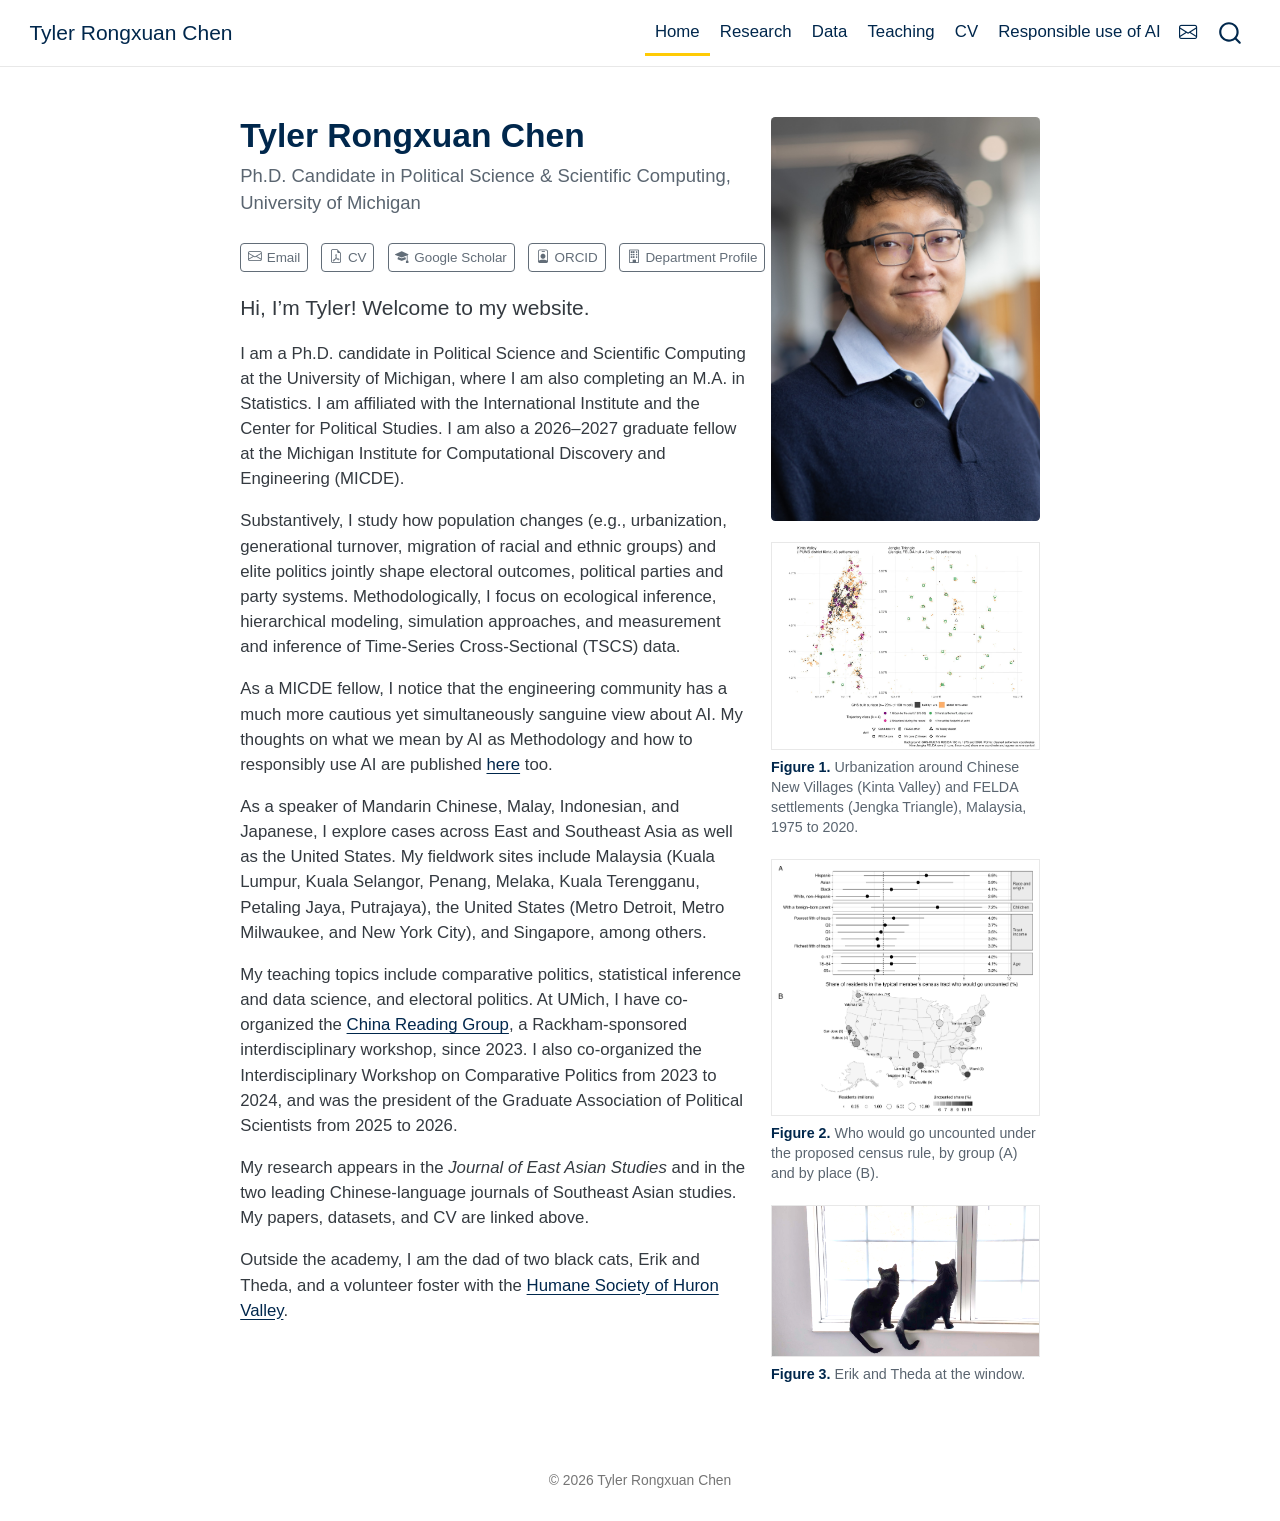
<file: index.html>
<!DOCTYPE html>
<html xmlns="http://www.w3.org/1999/xhtml" lang="en" xml:lang="en"><head>

<meta charset="utf-8">
<meta name="generator" content="quarto-1.10.18">

<meta name="viewport" content="width=device-width, initial-scale=1.0, user-scalable=yes">


<title>Tyler Rongxuan Chen</title>
<style>
/* Default styles provided by pandoc.
** See https://pandoc.org/MANUAL.html#variables-for-html for config info.
*/
span.smallcaps{font-variant: small-caps;}
div.columns{display: flex; gap: 1.5em;}
div.column{flex: auto;}
@media screen {
div.columns{gap: min(4vw, 1.5em);}
div.column{overflow-x: auto;}
}
div.hanging-indent{margin-left: 1.5em; text-indent: -1.5em;}
ul.task-list{list-style: none;}
ul.task-list li input[type="checkbox"] {
  width: 0.8em;
  margin: 0 0.8em 0.2em -1em; /* quarto-specific, see https://github.com/quarto-dev/quarto-cli/issues/4556 */ 
  vertical-align: middle;
}
</style>


<script src="site_libs/quarto-nav/quarto-nav.js"></script>
<script src="site_libs/clipboard/clipboard.min.js"></script>
<script src="site_libs/quarto-search/autocomplete.umd.js"></script>
<script src="site_libs/quarto-search/fuse.min.js"></script>
<script src="site_libs/quarto-search/quarto-search.js"></script>
<meta name="quarto:offset" content="./">
<script src="site_libs/quarto-html/quarto.js" type="module"></script>
<script src="site_libs/quarto-html/tabsets/tabsets.js" type="module"></script>
<script src="site_libs/quarto-html/popper.min.js"></script>
<script src="site_libs/quarto-html/tippy.umd.min.js"></script>
<link href="site_libs/quarto-html/tippy.css" rel="stylesheet">
<link href="site_libs/quarto-html/quarto-syntax-highlighting-64a204ab8560d761af7679ceaba22944.css" rel="stylesheet" id="quarto-text-highlighting-styles">
<script src="site_libs/bootstrap/bootstrap.min.js"></script>
<link href="site_libs/bootstrap/bootstrap-icons.css" rel="stylesheet">
<link href="site_libs/bootstrap/bootstrap-3b9a1a754504e1b850b1dd8a94b11211.min.css" rel="stylesheet" append-hash="true" id="quarto-bootstrap" data-mode="light">
<script src="site_libs/quarto-contrib/glightbox/glightbox.min.js"></script>
<link href="site_libs/quarto-contrib/glightbox/glightbox.min.css" rel="stylesheet">
<link href="site_libs/quarto-contrib/glightbox/lightbox.css" rel="stylesheet">
<script id="quarto-search-options" type="application/json">{
  "location": "navbar",
  "copy-button": false,
  "collapse-after": 3,
  "panel-placement": "end",
  "type": "overlay",
  "limit": 50,
  "keyboard-shortcut": [
    "f",
    "/",
    "s"
  ],
  "show-item-context": false,
  "language": {
    "search-no-results-text": "No results",
    "search-matching-documents-text": "matching documents",
    "search-copy-link-title": "Copy link to search",
    "search-hide-matches-text": "Hide additional matches",
    "search-more-match-text": "more match in this document",
    "search-more-matches-text": "more matches in this document",
    "search-clear-button-title": "Clear",
    "search-text-placeholder": "",
    "search-detached-cancel-button-title": "Cancel",
    "search-submit-button-title": "Submit",
    "search-label": "Search"
  }
}</script>


<meta property="og:title" content="Tyler Rongxuan Chen">
<meta property="og:description" content="Ph.D.&nbsp;Candidate in Political Science &amp; Scientific Computing, University of Michigan">
<meta property="og:image" content="https://tylerrongxuanchen.github.io/assets/profile.jpg">
<meta property="og:site_name" content="Tyler Rongxuan Chen">
<meta name="twitter:title" content="Tyler Rongxuan Chen">
<meta name="twitter:description" content="Ph.D.&nbsp;Candidate in Political Science &amp; Scientific Computing, University of Michigan">
<meta name="twitter:image" content="https://tylerrongxuanchen.github.io/assets/profile.jpg">
<meta name="twitter:card" content="summary_large_image">
</head>

<body class="nav-fixed fullcontent quarto-light">

<div id="quarto-search-results"></div>
  <header id="quarto-header" class="headroom fixed-top">
    <nav class="navbar navbar-expand-lg " data-bs-theme="dark">
      <div class="navbar-container container-fluid">
      <div class="navbar-brand-container mx-auto">
    <a class="navbar-brand" href="./index.html">
    <span class="navbar-title">Tyler Rongxuan Chen</span>
    </a>
  </div>
            <div id="quarto-search" class="" title="Search"></div>
          <button class="navbar-toggler" type="button" data-bs-toggle="collapse" data-bs-target="#navbarCollapse" aria-controls="navbarCollapse" role="menu" aria-expanded="false" aria-label="Toggle navigation" onclick="if (window.quartoToggleHeadroom) { window.quartoToggleHeadroom(); }">
  <span class="navbar-toggler-icon"></span>
</button>
          <div class="collapse navbar-collapse" id="navbarCollapse">
            <ul class="navbar-nav navbar-nav-scroll ms-auto">
  <li class="nav-item">
    <a class="nav-link active" href="./index.html" aria-current="page"> 
<span class="menu-text">Home</span></a>
  </li>  
  <li class="nav-item">
    <a class="nav-link" href="./research.html"> 
<span class="menu-text">Research</span></a>
  </li>  
  <li class="nav-item">
    <a class="nav-link" href="./data.html"> 
<span class="menu-text">Data</span></a>
  </li>  
  <li class="nav-item">
    <a class="nav-link" href="./teaching.html"> 
<span class="menu-text">Teaching</span></a>
  </li>  
  <li class="nav-item">
    <a class="nav-link" href="./cv.html"> 
<span class="menu-text">CV</span></a>
  </li>  
  <li class="nav-item">
    <a class="nav-link" href="./ai.html"> 
<span class="menu-text">Responsible use of AI</span></a>
  </li>  
  <li class="nav-item compact">
    <a class="nav-link" href="mailto:tylercr@umich.edu"> <i class="bi bi-envelope" role="img" aria-label="Email">
</i> 
<span class="menu-text"></span></a>
  </li>  
</ul>
          </div> <!-- /navcollapse -->
            <div class="quarto-navbar-tools">
</div>
      </div> <!-- /container-fluid -->
    </nav>
</header>
<!-- content -->
<div id="quarto-content" class="quarto-container page-columns page-rows-contents page-layout-article page-navbar">
<!-- sidebar -->
<!-- margin-sidebar -->
    
<!-- main -->
<div class="quarto-about-solana column-body">
  <div class="about-entity">
    <div class="entity-contents">
      <header id="title-block-header" class="quarto-title-block default">
<div class="quarto-title">
<h1 class="title">Tyler Rongxuan Chen</h1>
<p class="subtitle lead">Ph.D.&nbsp;Candidate in Political Science &amp; Scientific Computing, University of Michigan</p>
</div>
<div class="quarto-title-meta">
  </div>
</header> <div class="about-links">
  <a href="mailto:tylercr@umich.edu" class="about-link" rel="" target="">
    <i class="bi bi-envelope"></i>
     <span class="about-link-text">Email</span>
  </a>
  <a href="/assets/Tyler_Rongxuan_Chen_CV.pdf" class="about-link" rel="" target="">
    <i class="bi bi-file-earmark-pdf"></i>
     <span class="about-link-text">CV</span>
  </a>
  <a href="https://scholar.google.com/citations?user=xayX394AAAAJ&amp;hl=en" class="about-link" rel="" target="">
    <i class="bi bi-mortarboard-fill"></i>
     <span class="about-link-text">Google Scholar</span>
  </a>
  <a href="https://orcid.org/0009-0007-9694-5533" class="about-link" rel="" target="">
    <i class="bi bi-person-badge"></i>
     <span class="about-link-text">ORCID</span>
  </a>
  <a href="https://prod.lsa.umich.edu/polisci/people/graduate-students/tyler-chen.html" class="about-link" rel="" target="">
    <i class="bi bi-building"></i>
     <span class="about-link-text">Department Profile</span>
  </a>
</div>
      <div class="about-contents"><main class="content" id="quarto-document-content">
<div class="policy-figs">
<div class="policy-fig">
<p><a href="assets/fig_urbanization.jpg" class="lightbox" data-gallery="policy-figs" data-glightbox="description: .lightbox-desc-1;"><img src="assets/fig_urbanization.jpg" class="img-fluid" alt="Map of two Malaysian settlement regions, Kinta Valley and the Jengka Triangle, showing built surface in 1975 and added by 2020, with settlements colored by urbanization trajectory."></a></p>
<p><strong>Figure 1.</strong> Urbanization around Chinese New Villages (Kinta Valley) and FELDA settlements (Jengka Triangle), Malaysia, 1975 to 2020.</p>
</div>
<div class="policy-fig">
<p><a href="assets/fig_census_exposure.png" class="lightbox" data-gallery="policy-figs" data-glightbox="description: .lightbox-desc-2;"><img src="assets/fig_census_exposure.png" class="img-fluid" alt="Panel A shows the share of residents in the typical member's census tract who would go uncounted, by race and origin, parentage, tract income, and age. Panel B maps places by number of residents and uncounted share."></a></p>
<p><strong>Figure 2.</strong> Who would go uncounted under the proposed census rule, by group (A) and by place (B).</p>
</div>
<div class="policy-fig">
<p><a href="assets/fig_erik_theda.jpg" class="lightbox" data-gallery="policy-figs" data-glightbox="description: .lightbox-desc-3;"><img src="assets/fig_erik_theda.jpg" class="img-fluid" alt="Two black cats sit side by side on a windowsill with their backs to the camera, looking out at a pine tree."></a></p>
<p><strong>Figure 3.</strong> Erik and Theda at the window.</p>
</div>
</div>
<script>
// On wide screens, move the figures into a column under the photo.
document.addEventListener("DOMContentLoaded", function () {
  var figs = document.querySelector(".policy-figs");
  var img = document.querySelector(".quarto-about-solana .about-entity > img.about-image");
  if (!figs || !img) return;
  var home = document.createComment("policy-figs");
  figs.parentNode.insertBefore(home, figs);
  var col = document.createElement("div");
  col.className = "about-photo-col";
  var mq = window.matchMedia("(min-width: 992px)");
  function place() {
    if (mq.matches) {
      if (!col.parentNode) { img.parentNode.insertBefore(col, img); col.appendChild(img); }
      col.appendChild(figs);
    } else {
      if (col.parentNode) { col.parentNode.insertBefore(img, col); col.remove(); }
      home.parentNode.insertBefore(figs, home.nextSibling);
    }
  }
  place();
  mq.addEventListener("change", place);
});
</script>
<div class="lead">
<p>Hi, I’m Tyler! Welcome to my website.</p>
</div>
<p>I am a Ph.D.&nbsp;candidate in Political Science and Scientific Computing at the University of Michigan, where I am also completing an M.A.&nbsp;in Statistics. I am affiliated with the International Institute and the Center for Political Studies. I am also a 2026–2027 graduate fellow at the Michigan Institute for Computational Discovery and Engineering (MICDE).</p>
<p>Substantively, I study how population changes (e.g., urbanization, generational turnover, migration of racial and ethnic groups) and elite politics jointly shape electoral outcomes, political parties and party systems. Methodologically, I focus on ecological inference, hierarchical modeling, simulation approaches, and measurement and inference of Time-Series Cross-Sectional (TSCS) data.</p>
<p>As a MICDE fellow, I notice that the engineering community has a much more cautious yet simultaneously sanguine view about AI. My thoughts on what we mean by AI as Methodology and how to responsibly use AI are published <a href="ai.html">here</a> too.</p>
<p>As a speaker of Mandarin Chinese, Malay, Indonesian, and Japanese, I explore cases across East and Southeast Asia as well as the United States. My fieldwork sites include Malaysia (Kuala Lumpur, Kuala Selangor, Penang, Melaka, Kuala Terengganu, Petaling Jaya, Putrajaya), the United States (Metro Detroit, Metro Milwaukee, and New York City), and Singapore, among others.</p>
<p>My teaching topics include comparative politics, statistical inference and data science, and electoral politics. At UMich, I have co-organized the <a href="https://sites.lsa.umich.edu/crg/">China Reading Group</a>, a Rackham-sponsored interdisciplinary workshop, since 2023. I also co-organized the Interdisciplinary Workshop on Comparative Politics from 2023 to 2024, and was the president of the Graduate Association of Political Scientists from 2025 to 2026.</p>
<p>My research appears in the <em>Journal of East Asian Studies</em> and in the two leading Chinese-language journals of Southeast Asian studies. My papers, datasets, and CV are linked above.</p>
<p>Outside the academy, I am the dad of two black cats, Erik and Theda, and a volunteer foster with the <a href="https://www.hshv.org/">Humane Society of Huron Valley</a>.</p>
<script type="application/ld+json">
{
  "@context": "https://schema.org",
  "@type": "Person",
  "@id": "https://tylerrongxuanchen.github.io/#person",
  "name": "Tyler Rongxuan Chen",
  "url": "https://tylerrongxuanchen.github.io/",
  "image": "https://tylerrongxuanchen.github.io/assets/profile.jpg",
  "jobTitle": "Ph.D. Candidate in Political Science and Scientific Computing",
  "description": "Political scientist studying the elite origins and the societal foundations of political parties and party systems, and building ecological-inference tools to recover group voting behavior, with fieldwork and data work on Malaysia, Taiwan, Japan, Indonesia, and the United States.",
  "email": "mailto:tylercr@umich.edu",
  "affiliation": {
    "@type": "CollegeOrUniversity",
    "name": "University of Michigan",
    "department": "Department of Political Science"
  },
  "alumniOf": {
    "@type": "CollegeOrUniversity",
    "name": "University of Michigan"
  },
  "knowsAbout": [
    "Comparative politics",
    "Political methodology",
    "Political parties and party systems",
    "Elections and electoral behavior",
    "Ecological inference",
    "Spatial analysis",
    "Measurement error",
    "Ethnic and urban-rural cleavages",
    "Malaysian politics",
    "Southeast Asian politics",
    "East Asian politics"
  ],
  "knowsLanguage": ["English", "Chinese", "Malay", "Indonesian", "Japanese"],
  "identifier": {
    "@type": "PropertyValue",
    "propertyID": "ORCID",
    "value": "0009-0007-9694-5533",
    "url": "https://orcid.org/0009-0007-9694-5533"
  },
  "sameAs": [
    "https://orcid.org/0009-0007-9694-5533",
    "https://scholar.google.com/citations?user=xayX394AAAAJ&hl=en",
    "https://prod.lsa.umich.edu/polisci/people/graduate-students/tyler-chen.html",
    "https://github.com/tylerrongxuanchen"
  ]
}
</script>


<div class="hidden" aria-hidden="true">
<div class="glightbox-desc lightbox-desc-1">
<p>Urbanization around Chinese New Villages (Kinta Valley) and FELDA settlements (Jengka Triangle), Malaysia. Built surface from GHS-BUILT-S, 1975 and 2020.</p>
</div>
<div class="glightbox-desc lightbox-desc-2">
<p>Who would go uncounted under the proposed census rule. (A) By group. (B) By place.</p>
</div>
<div class="glightbox-desc lightbox-desc-3">
<p>Erik and Theda at the window.</p>
</div>
</div>
</main></div>
    </div>
    <img src="assets/profile.jpg" class="about-image
  rounded " style="width: 16em;">
  </div>
</div>
 <!-- /main -->
<script id="quarto-html-after-body" type="application/javascript">
  window.document.addEventListener("DOMContentLoaded", function (event) {
    const isCodeAnnotation = (el) => {
      for (const clz of el.classList) {
        if (clz.startsWith('code-annotation-')) {                     
          return true;
        }
      }
      return false;
    }
    const onCopySuccess = function(e) {
      // button target
      const button = e.trigger;
      // don't keep focus
      button.blur();
      // flash "checked"
      button.classList.add('code-copy-button-checked');
      var currentTitle = button.getAttribute("title");
      button.setAttribute("title", "Copied!");
      let tooltip;
      if (window.bootstrap) {
        button.setAttribute("data-bs-toggle", "tooltip");
        button.setAttribute("data-bs-placement", "left");
        button.setAttribute("data-bs-title", "Copied!");
        tooltip = new bootstrap.Tooltip(button, 
          { trigger: "manual", 
            customClass: "code-copy-button-tooltip",
            offset: [0, -8]});
        tooltip.show();    
      }
      setTimeout(function() {
        if (tooltip) {
          tooltip.hide();
          button.removeAttribute("data-bs-title");
          button.removeAttribute("data-bs-toggle");
          button.removeAttribute("data-bs-placement");
        }
        button.setAttribute("title", currentTitle);
        button.classList.remove('code-copy-button-checked');
      }, 1000);
      // clear code selection
      e.clearSelection();
    }
    const getTextToCopy = function(trigger) {
      const outerScaffold = trigger.parentElement.cloneNode(true);
      const codeEl = outerScaffold.querySelector('code');
      for (const childEl of codeEl.children) {
        if (isCodeAnnotation(childEl)) {
          childEl.remove();
        }
      }
      return codeEl.innerText;
    }
    const clipboard = new window.ClipboardJS('.code-copy-button:not([data-in-quarto-modal])', {
      text: getTextToCopy
    });
    clipboard.on('success', onCopySuccess);
    if (window.document.getElementById('quarto-embedded-source-code-modal')) {
      const clipboardModal = new window.ClipboardJS('.code-copy-button[data-in-quarto-modal]', {
        text: getTextToCopy,
        container: window.document.getElementById('quarto-embedded-source-code-modal')
      });
      clipboardModal.on('success', onCopySuccess);
    }
      var localhostRegex = new RegExp(/^(?:http|https):\/\/localhost\:?[0-9]*\//);
      var mailtoRegex = new RegExp(/^mailto:/);
        var filterRegex = new RegExp("https:\/\/tylerrongxuanchen\.github\.io");
      var isInternal = (href) => {
          return filterRegex.test(href) || localhostRegex.test(href) || mailtoRegex.test(href);
      }
      // Inspect non-navigation links and adorn them if external
     var links = window.document.querySelectorAll('a[href]:not(.nav-link):not(.navbar-brand):not(.toc-action):not(.sidebar-link):not(.sidebar-item-toggle):not(.pagination-link):not(.no-external):not([aria-hidden]):not(.dropdown-item):not(.quarto-navigation-tool):not(.about-link)');
      for (var i=0; i<links.length; i++) {
        const link = links[i];
        if (!isInternal(link.href)) {
          // undo the damage that might have been done by quarto-nav.js in the case of
          // links that we want to consider external
          if (link.dataset.originalHref !== undefined) {
            link.href = link.dataset.originalHref;
          }
            // target, if specified
            link.setAttribute("target", "_blank");
            if (link.getAttribute("rel") === null) {
              link.setAttribute("rel", "noopener");
            }
        }
      }
    function tippyHover(el, contentFn, onTriggerFn, onUntriggerFn) {
      const config = {
        allowHTML: true,
        maxWidth: 500,
        delay: 100,
        arrow: false,
        appendTo: function(el) {
            return el.parentElement;
        },
        interactive: true,
        interactiveBorder: 10,
        theme: 'quarto',
        placement: 'bottom-start',
      };
      if (contentFn) {
        config.content = contentFn;
      }
      if (onTriggerFn) {
        config.onTrigger = onTriggerFn;
      }
      if (onUntriggerFn) {
        config.onUntrigger = onUntriggerFn;
      }
      window.tippy(el, config); 
    }
    const noterefs = window.document.querySelectorAll('a[role="doc-noteref"]');
    for (var i=0; i<noterefs.length; i++) {
      const ref = noterefs[i];
      tippyHover(ref, function() {
        // use id or data attribute instead here
        let href = ref.getAttribute('data-footnote-href') || ref.getAttribute('href');
        try { href = new URL(href).hash; } catch {}
        const id = href.replace(/^#\/?/, "");
        const note = window.document.getElementById(id);
        if (note) {
          return note.innerHTML;
        } else {
          return "";
        }
      });
    }
    const xrefs = window.document.querySelectorAll('a.quarto-xref');
    const processXRef = (id, note) => {
      // Strip column container classes
      const stripColumnClz = (el) => {
        el.classList.remove("page-full", "page-columns");
        if (el.children) {
          for (const child of el.children) {
            stripColumnClz(child);
          }
        }
      }
      stripColumnClz(note)
      if (id === null || id.startsWith('sec-')) {
        // Special case sections, only their first couple elements
        const container = document.createElement("div");
        if (note.children && note.children.length > 2) {
          container.appendChild(note.children[0].cloneNode(true));
          for (let i = 1; i < note.children.length; i++) {
            const child = note.children[i];
            if (child.tagName === "P" && child.innerText === "") {
              continue;
            } else {
              container.appendChild(child.cloneNode(true));
              break;
            }
          }
          if (window.Quarto?.typesetMath) {
            window.Quarto.typesetMath(container);
          }
          return container.innerHTML
        } else {
          if (window.Quarto?.typesetMath) {
            window.Quarto.typesetMath(note);
          }
          return note.innerHTML;
        }
      } else {
        // Remove any anchor links if they are present
        const anchorLink = note.querySelector('a.anchorjs-link');
        if (anchorLink) {
          anchorLink.remove();
        }
        if (window.Quarto?.typesetMath) {
          window.Quarto.typesetMath(note);
        }
        if (note.classList.contains("callout")) {
          return note.outerHTML;
        } else {
          return note.innerHTML;
        }
      }
    }
    for (var i=0; i<xrefs.length; i++) {
      const xref = xrefs[i];
      tippyHover(xref, undefined, function(instance) {
        instance.disable();
        let url = xref.getAttribute('href');
        let hash = undefined; 
        if (url.startsWith('#')) {
          hash = url;
        } else {
          try { hash = new URL(url).hash; } catch {}
        }
        if (hash) {
          const id = hash.replace(/^#\/?/, "");
          const note = window.document.getElementById(id);
          if (note !== null) {
            try {
              const html = processXRef(id, note.cloneNode(true));
              instance.setContent(html);
            } finally {
              instance.enable();
              instance.show();
            }
          } else {
            // See if we can fetch this
            fetch(url.split('#')[0])
            .then(res => res.text())
            .then(html => {
              const parser = new DOMParser();
              const htmlDoc = parser.parseFromString(html, "text/html");
              const note = htmlDoc.getElementById(id);
              if (note !== null) {
                const html = processXRef(id, note);
                instance.setContent(html);
              } 
            }).finally(() => {
              instance.enable();
              instance.show();
            });
          }
        } else {
          // See if we can fetch a full url (with no hash to target)
          // This is a special case and we should probably do some content thinning / targeting
          fetch(url)
          .then(res => res.text())
          .then(html => {
            const parser = new DOMParser();
            const htmlDoc = parser.parseFromString(html, "text/html");
            const note = htmlDoc.querySelector('main.content');
            if (note !== null) {
              // This should only happen for chapter cross references
              // (since there is no id in the URL)
              // remove the first header
              if (note.children.length > 0 && note.children[0].tagName === "HEADER") {
                note.children[0].remove();
              }
              const html = processXRef(null, note);
              instance.setContent(html);
            } 
          }).finally(() => {
            instance.enable();
            instance.show();
          });
        }
      }, function(instance) {
      });
    }
        let selectedAnnoteEl;
        const selectorForAnnotation = ( cell, annotation) => {
          let cellAttr = 'data-code-cell="' + cell + '"';
          let lineAttr = 'data-code-annotation="' +  annotation + '"';
          const selector = 'span[' + cellAttr + '][' + lineAttr + ']';
          return selector;
        }
        const selectCodeLines = (annoteEl) => {
          const doc = window.document;
          const targetCell = annoteEl.getAttribute("data-target-cell");
          const targetAnnotation = annoteEl.getAttribute("data-target-annotation");
          const annoteSpan = window.document.querySelector(selectorForAnnotation(targetCell, targetAnnotation));
          const lines = annoteSpan.getAttribute("data-code-lines").split(",");
          const lineIds = lines.map((line) => {
            return targetCell + "-" + line;
          })
          let top = null;
          let height = null;
          let parent = null;
          if (lineIds.length > 0) {
              //compute the position of the single el (top and bottom and make a div)
              const el = window.document.getElementById(lineIds[0]);
              top = el.offsetTop;
              height = el.offsetHeight;
              parent = el.parentElement.parentElement;
            if (lineIds.length > 1) {
              const lastEl = window.document.getElementById(lineIds[lineIds.length - 1]);
              const bottom = lastEl.offsetTop + lastEl.offsetHeight;
              height = bottom - top;
            }
            if (top !== null && height !== null && parent !== null) {
              // cook up a div (if necessary) and position it 
              let div = window.document.getElementById("code-annotation-line-highlight");
              if (div === null) {
                div = window.document.createElement("div");
                div.setAttribute("id", "code-annotation-line-highlight");
                div.style.position = 'absolute';
                parent.appendChild(div);
              }
              div.style.top = top - 2 + "px";
              div.style.height = height + 4 + "px";
              div.style.left = 0;
              let gutterDiv = window.document.getElementById("code-annotation-line-highlight-gutter");
              if (gutterDiv === null) {
                gutterDiv = window.document.createElement("div");
                gutterDiv.setAttribute("id", "code-annotation-line-highlight-gutter");
                gutterDiv.style.position = 'absolute';
                const codeCell = window.document.getElementById(targetCell);
                const gutter = codeCell.querySelector('.code-annotation-gutter');
                gutter.appendChild(gutterDiv);
              }
              gutterDiv.style.top = top - 2 + "px";
              gutterDiv.style.height = height + 4 + "px";
            }
            selectedAnnoteEl = annoteEl;
          }
        };
        const unselectCodeLines = () => {
          const elementsIds = ["code-annotation-line-highlight", "code-annotation-line-highlight-gutter"];
          elementsIds.forEach((elId) => {
            const div = window.document.getElementById(elId);
            if (div) {
              div.remove();
            }
          });
          selectedAnnoteEl = undefined;
        };
          // Handle positioning of the toggle
      window.addEventListener(
        "resize",
        throttle(() => {
          elRect = undefined;
          if (selectedAnnoteEl) {
            selectCodeLines(selectedAnnoteEl);
          }
        }, 10)
      );
      function throttle(fn, ms) {
      let throttle = false;
      let timer;
        return (...args) => {
          if(!throttle) { // first call gets through
              fn.apply(this, args);
              throttle = true;
          } else { // all the others get throttled
              if(timer) clearTimeout(timer); // cancel #2
              timer = setTimeout(() => {
                fn.apply(this, args);
                timer = throttle = false;
              }, ms);
          }
        };
      }
        // Attach click handler to the DT
        const annoteDls = window.document.querySelectorAll('dt[data-target-cell]');
        for (const annoteDlNode of annoteDls) {
          annoteDlNode.addEventListener('click', (event) => {
            const clickedEl = event.target;
            if (clickedEl !== selectedAnnoteEl) {
              unselectCodeLines();
              const activeEl = window.document.querySelector('dt[data-target-cell].code-annotation-active');
              if (activeEl) {
                activeEl.classList.remove('code-annotation-active');
              }
              selectCodeLines(clickedEl);
              clickedEl.classList.add('code-annotation-active');
            } else {
              // Unselect the line
              unselectCodeLines();
              clickedEl.classList.remove('code-annotation-active');
            }
          });
        }
    const findCites = (el) => {
      const parentEl = el.parentElement;
      if (parentEl) {
        const cites = parentEl.dataset.cites;
        if (cites) {
          return {
            el,
            cites: cites.split(' ')
          };
        } else {
          return findCites(el.parentElement)
        }
      } else {
        return undefined;
      }
    };
    var bibliorefs = window.document.querySelectorAll('a[role="doc-biblioref"]');
    for (var i=0; i<bibliorefs.length; i++) {
      const ref = bibliorefs[i];
      const citeInfo = findCites(ref);
      if (citeInfo) {
        tippyHover(citeInfo.el, function() {
          var popup = window.document.createElement('div');
          citeInfo.cites.forEach(function(cite) {
            var citeDiv = window.document.createElement('div');
            citeDiv.classList.add('hanging-indent');
            citeDiv.classList.add('csl-entry');
            var biblioDiv = window.document.getElementById('ref-' + cite);
            if (biblioDiv) {
              citeDiv.innerHTML = biblioDiv.innerHTML;
            }
            popup.appendChild(citeDiv);
          });
          return popup.innerHTML;
        });
      }
    }
  });
  </script>
</div> <!-- /content -->
<footer class="footer">
  <div class="nav-footer">
    <div class="nav-footer-left">
      &nbsp;
    </div>   
    <div class="nav-footer-center">
<p>© 2026 Tyler Rongxuan Chen</p>
</div>
    <div class="nav-footer-right">
      &nbsp;
    </div>
  </div>
</footer>
<script>var lightboxQuarto = GLightbox({"closeEffect":"zoom","descPosition":"bottom","loop":false,"openEffect":"zoom","selector":".lightbox"});
(function() {
  let previousOnload = window.onload;
  window.onload = () => {
    if (previousOnload) {
      previousOnload();
    }
    lightboxQuarto.on('slide_before_load', (data) => {
      const { slideIndex, slideNode, slideConfig, player, trigger } = data;
      const href = trigger.getAttribute('href');
      if (href !== null) {
        const imgEl = window.document.querySelector(`a[href="${href}"] img`);
        if (imgEl !== null) {
          const srcAttr = imgEl.getAttribute("src");
          if (srcAttr && srcAttr.startsWith("data:")) {
            slideConfig.href = srcAttr;
          }
        }
      } 
    });
  
    lightboxQuarto.on('slide_after_load', (data) => {
      const { slideIndex, slideNode, slideConfig, player, trigger } = data;
      if (window.Quarto?.typesetMath) {
        window.Quarto.typesetMath(slideNode);
      }
    });
  
  };
  
})();
          </script>




</body></html>
</file>
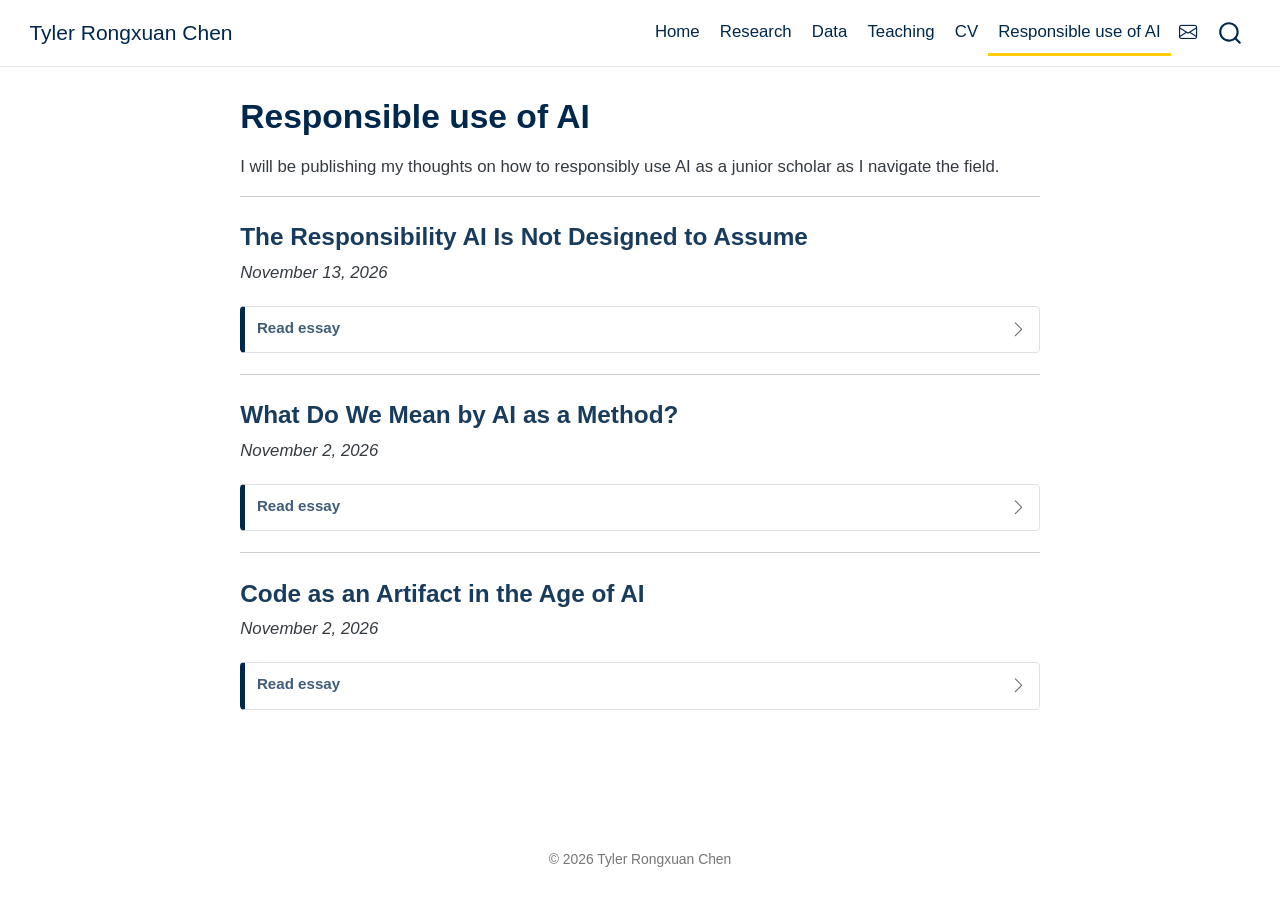
<file: ai.html>
<!DOCTYPE html>
<html xmlns="http://www.w3.org/1999/xhtml" lang="en" xml:lang="en"><head>

<meta charset="utf-8">
<meta name="generator" content="quarto-1.10.18">

<meta name="viewport" content="width=device-width, initial-scale=1.0, user-scalable=yes">


<title>Responsible use of AI – Tyler Rongxuan Chen</title>
<style>
/* Default styles provided by pandoc.
** See https://pandoc.org/MANUAL.html#variables-for-html for config info.
*/
span.smallcaps{font-variant: small-caps;}
div.columns{display: flex; gap: 1.5em;}
div.column{flex: auto;}
@media screen {
div.columns{gap: min(4vw, 1.5em);}
div.column{overflow-x: auto;}
}
div.hanging-indent{margin-left: 1.5em; text-indent: -1.5em;}
ul.task-list{list-style: none;}
ul.task-list li input[type="checkbox"] {
  width: 0.8em;
  margin: 0 0.8em 0.2em -1em; /* quarto-specific, see https://github.com/quarto-dev/quarto-cli/issues/4556 */ 
  vertical-align: middle;
}
</style>


<script src="site_libs/quarto-nav/quarto-nav.js"></script>
<script src="site_libs/clipboard/clipboard.min.js"></script>
<script src="site_libs/quarto-search/autocomplete.umd.js"></script>
<script src="site_libs/quarto-search/fuse.min.js"></script>
<script src="site_libs/quarto-search/quarto-search.js"></script>
<meta name="quarto:offset" content="./">
<script src="site_libs/quarto-html/quarto.js" type="module"></script>
<script src="site_libs/quarto-html/tabsets/tabsets.js" type="module"></script>
<script src="site_libs/quarto-html/popper.min.js"></script>
<script src="site_libs/quarto-html/tippy.umd.min.js"></script>
<script src="site_libs/quarto-html/anchor.min.js"></script>
<link href="site_libs/quarto-html/tippy.css" rel="stylesheet">
<link href="site_libs/quarto-html/quarto-syntax-highlighting-64a204ab8560d761af7679ceaba22944.css" rel="stylesheet" id="quarto-text-highlighting-styles">
<script src="site_libs/bootstrap/bootstrap.min.js"></script>
<link href="site_libs/bootstrap/bootstrap-icons.css" rel="stylesheet">
<link href="site_libs/bootstrap/bootstrap-3b9a1a754504e1b850b1dd8a94b11211.min.css" rel="stylesheet" append-hash="true" id="quarto-bootstrap" data-mode="light">
<script id="quarto-search-options" type="application/json">{
  "location": "navbar",
  "copy-button": false,
  "collapse-after": 3,
  "panel-placement": "end",
  "type": "overlay",
  "limit": 50,
  "keyboard-shortcut": [
    "f",
    "/",
    "s"
  ],
  "show-item-context": false,
  "language": {
    "search-no-results-text": "No results",
    "search-matching-documents-text": "matching documents",
    "search-copy-link-title": "Copy link to search",
    "search-hide-matches-text": "Hide additional matches",
    "search-more-match-text": "more match in this document",
    "search-more-matches-text": "more matches in this document",
    "search-clear-button-title": "Clear",
    "search-text-placeholder": "",
    "search-detached-cancel-button-title": "Cancel",
    "search-submit-button-title": "Submit",
    "search-label": "Search"
  }
}</script>


<meta property="og:title" content="Responsible use of AI – Tyler Rongxuan Chen">
<meta property="og:description" content="Political scientist studying parties, party systems, and the geography of population groups">
<meta property="og:image" content="https://tylerrongxuanchen.github.io/assets/profile.jpg">
<meta property="og:site_name" content="Tyler Rongxuan Chen">
<meta name="twitter:title" content="Responsible use of AI – Tyler Rongxuan Chen">
<meta name="twitter:description" content="Political scientist studying parties, party systems, and the geography of population groups">
<meta name="twitter:image" content="https://tylerrongxuanchen.github.io/assets/profile.jpg">
<meta name="twitter:card" content="summary_large_image">
</head>

<body class="nav-fixed fullcontent quarto-light">

<div id="quarto-search-results"></div>
  <header id="quarto-header" class="headroom fixed-top">
    <nav class="navbar navbar-expand-lg " data-bs-theme="dark">
      <div class="navbar-container container-fluid">
      <div class="navbar-brand-container mx-auto">
    <a class="navbar-brand" href="./index.html">
    <span class="navbar-title">Tyler Rongxuan Chen</span>
    </a>
  </div>
            <div id="quarto-search" class="" title="Search"></div>
          <button class="navbar-toggler" type="button" data-bs-toggle="collapse" data-bs-target="#navbarCollapse" aria-controls="navbarCollapse" role="menu" aria-expanded="false" aria-label="Toggle navigation" onclick="if (window.quartoToggleHeadroom) { window.quartoToggleHeadroom(); }">
  <span class="navbar-toggler-icon"></span>
</button>
          <div class="collapse navbar-collapse" id="navbarCollapse">
            <ul class="navbar-nav navbar-nav-scroll ms-auto">
  <li class="nav-item">
    <a class="nav-link" href="./index.html"> 
<span class="menu-text">Home</span></a>
  </li>  
  <li class="nav-item">
    <a class="nav-link" href="./research.html"> 
<span class="menu-text">Research</span></a>
  </li>  
  <li class="nav-item">
    <a class="nav-link" href="./data.html"> 
<span class="menu-text">Data</span></a>
  </li>  
  <li class="nav-item">
    <a class="nav-link" href="./teaching.html"> 
<span class="menu-text">Teaching</span></a>
  </li>  
  <li class="nav-item">
    <a class="nav-link" href="./cv.html"> 
<span class="menu-text">CV</span></a>
  </li>  
  <li class="nav-item">
    <a class="nav-link active" href="./ai.html" aria-current="page"> 
<span class="menu-text">Responsible use of AI</span></a>
  </li>  
  <li class="nav-item compact">
    <a class="nav-link" href="mailto:tylercr@umich.edu"> <i class="bi bi-envelope" role="img" aria-label="Email">
</i> 
<span class="menu-text"></span></a>
  </li>  
</ul>
          </div> <!-- /navcollapse -->
            <div class="quarto-navbar-tools">
</div>
      </div> <!-- /container-fluid -->
    </nav>
</header>
<!-- content -->
<div id="quarto-content" class="quarto-container page-columns page-rows-contents page-layout-article page-navbar">
<!-- sidebar -->
<!-- margin-sidebar -->
    
<!-- main -->
<main class="content" id="quarto-document-content">

<header id="title-block-header" class="quarto-title-block default">
<div class="quarto-title">
<h1 class="title">Responsible use of AI</h1>
</div>



<div class="quarto-title-meta">

    
  
    
  </div>
  


</header>


<p>I will be publishing my thoughts on how to responsibly use AI as a junior scholar as I navigate the field.</p>
<hr>
<section id="the-responsibility-ai-is-not-designed-to-assume" class="level3">
<h3 class="anchored" data-anchor-id="the-responsibility-ai-is-not-designed-to-assume">The Responsibility AI Is Not Designed to Assume</h3>
<p><em>November 13, 2026</em></p>
<div class="callout callout-style-simple callout-note no-icon callout-titled">
<div class="callout-header d-flex align-content-center collapsed" data-bs-toggle="collapse" data-bs-target=".callout-1-contents" aria-controls="callout-1" aria-expanded="false" aria-label="Toggle callout">
<div class="callout-icon-container">
<i class="callout-icon no-icon"></i>
</div>
<div class="callout-title-container flex-fill">
<span class="screen-reader-only">Note</span>Read essay
</div>
<div class="callout-btn-toggle d-inline-block border-0 py-1 ps-1 pe-0 float-end"><i class="callout-toggle"></i></div>
</div>
<div id="callout-1" class="callout-1-contents callout-collapse collapse">
<div class="callout-body-container callout-body">
<p>On November 4, 2026, the <em>American Journal of Political Science</em> <a href="https://ajps.org/2026/11/04/new-ajps-submission-cap-policy/">announced</a> that any scholar may author or co-author no more than three submissions to the journal in a rolling twelve-month period. The editors tie the cap to a sharp rise in submissions, and they name AI as one reason writing a paper has become so much easier. A week earlier, Gary King and Steven Worthington circulated a working paper reporting that AI reviews of journal articles outperformed human expert reviews, and laying out what journals might do with that finding (<a href="https://gking.harvard.edu/files/peerless.pdf">King and Worthington 2026</a>). Read together, the two point to the same pressure from opposite ends: AI makes papers easier to write, and it may soon make them easier to review.</p>
<p>On November 6, Tom Pepinsky reflected on writing “Comparative Politics and the New Area Studies” with Jordan Gans-Morse and Daniel Gingerich without any AI, and that reflection put words to something I have been trying to say (<a href="https://doi.org/10.1017/S153759272610632X">Gans-Morse, Gingerich, and Pepinsky 2026</a>; <a href="https://bsky.app/profile/tompepinsky.com/post/3mznuepoitk2a">Pepinsky 2026</a>). The real insights, Pepinsky wrote, emerged among coauthors exchanging ideas, disagreeing, and searching for expressions, and the words themselves carry a history of how they changed across drafts. I share the view that AI cannot automate the research process away. My own reason sits a little earlier in that process, in the data, and in the judgments we make long before we search for the right expression.</p>
<p>I will start with my personal perception of using AI in my own workflow. AI is definitely helpful in speeding up coding and data cleaning, and it is incredibly helpful in processing text data. However, this does not mean that AI is truly speeding up the process of producing research. I think much of the productivity we feel with AI rests on a hallucination of our own: the belief that a large share of research can be automated, including the design of the model and the cleaning of the data. These are exactly the steps where research is made. How to specify a model, and what to do with a missing value, a miscoded case, or an outlier, are not clerical tasks that come before the real work. They are judgments about what the data mean, and each one shapes the result. When AI performs them in seconds, the speed feels like productivity, but what has actually happened is that a set of theoretical choices was made without anyone taking responsibility for them. If we are only reporting regression tables without any interpretation, and believe that is the future of academic research, then sure, I think we can go with AI. However, if we care about theory and about interpreting statistical analysis based on real-world data, humans still need to take responsibility for the majority of the research.</p>
<p>The danger of using AI in research is not that AI is not good. It is that we underestimate the weight of human perception in choosing the process, cleaning the data, and interpreting it, and how deeply that perception has been integrated into the whole process of social science research. I think we are worrying about the wrong side of AI’s influence on social science. In my essays about the responsible use of AI, I keep going back to the influence of AI on data rather than on other parts of research. For example, many people are worrying about hallucinations in literature reviews, which is totally understandable, because it is the most checkable part of AI work: we can simply reduce the question of whether a person has used AI responsibly to a true-or-false question about whether the literature is cited properly. The true hidden parameter we are missing is that poor-quality real-world data can easily be reorganized to tell a different story, and AI is not good at it.</p>
<p>I think this has something to do with what is the most important thing in political science. As a theory-driven researcher, I find it counterproductive if we rely on AI to write most of our research. I generally believe AI does a great job at coding and at describing statistical tests from a technical point of view. However, this train of thought seems to be more in line with an approach to social science research in which we mine the data to find significant results and then put a framing over them.</p>
<p>It is true that we have to evolve our understanding based on new data and new analyses. However, the biggest danger in social science research is that our data are usually so poor that they can be interpreted in several different directions if we are not careful about what the data actually mean. We may be conducting unconscious p-hacking and overfitting of the data by relying on AI too much, and then, at the very last step, leaving the peer review process to AI as well.</p>
<p>I think that even in the age of big data, theory-driven social science research is still important. Until AI is actually able to gain senses, including eyesight, hearing, and others, the human touch and human perception of the social world will remain extremely conducive to formulating human-oriented social theory.</p>
<p>The process of writing an article, from cleaning the data to designing the hypothesis tests, choosing the right methods, and finally sitting down and writing the article itself: all of these come together to contribute to our development of theory. In this sense, the real challenge AI poses to theory-driven social science research is about our poor understanding of data and statistical analysis, and the human component inside it. Unless we decide to move completely away from the theory-driven tradition of social science research, I do not think we can automate too many parts of our research to AI, or make AI take a responsibility that it is not designed to assume.</p>
</div>
</div>
</div>
<hr>
</section>
<section id="what-do-we-mean-by-ai-as-a-method" class="level3">
<h3 class="anchored" data-anchor-id="what-do-we-mean-by-ai-as-a-method">What Do We Mean by AI as a Method?</h3>
<p><em>November 2, 2026</em></p>
<div class="callout callout-style-simple callout-note no-icon callout-titled">
<div class="callout-header d-flex align-content-center collapsed" data-bs-toggle="collapse" data-bs-target=".callout-2-contents" aria-controls="callout-2" aria-expanded="false" aria-label="Toggle callout">
<div class="callout-icon-container">
<i class="callout-icon no-icon"></i>
</div>
<div class="callout-title-container flex-fill">
<span class="screen-reader-only">Note</span>Read essay
</div>
<div class="callout-btn-toggle d-inline-block border-0 py-1 ps-1 pe-0 float-end"><i class="callout-toggle"></i></div>
</div>
<div id="callout-2" class="callout-2-contents callout-collapse collapse">
<div class="callout-body-container callout-body">
<p>Political scientists increasingly talk about AI as a method, and I am not sure I know what we mean by it. Most of my own use of AI is to assist me in coding. But coding is itself a tool, and when AI helps me with coding, it is not offering a new tool so much as taking over a job that I used to do by hand. That alone does not make AI a method. Using a large language model, especially a reasoning model, to analyze text strikes me as a more legitimate case of AI as a method. Beyond that, I am still trying to work out where the boundaries lie.</p>
<p>This may sound like a purely conceptual question, but I think it is a methodological one that we have to address. How we classify a given use of AI determines what we should ask of it. A tool that drafts our code calls for different scrutiny than a model whose judgments become our data. In what follows, I sort the uses I can think of into a few roles. The list is provisional, and part of my reason for writing it down is to find out what I am missing.</p>
<p>The first role is AI as <em>research labor</em>, i.e., AI as a refinement of the research workflow. Here AI writes and debugs code, cleans and merges data, and handles the routine work of building a code base. This is the role I know best, and in my view it does not change our methods at all. A regression estimated with AI-written code is still a regression. What changes is who did the work and who can answer for it. The issues this role raises are therefore issues of data and workflow management: version control, documentation, and whether a human reader can still follow and contest the code. I took up that last problem in my previous essay, “Code as an Artifact in the Age of AI,” where I argued that AI-assisted code must remain readable to human reviewers.</p>
<p>The second role is AI as a <em>measurement instrument</em>, and this is where I think AI becomes a method in the full sense. When a language model classifies legislative speeches by topic, codes protest events from news reports, or places a party manifesto on an ideological scale, its judgments become our data (<a href="https://doi.org/10.1177/00491241251336794">Stuhler, Ton, and Ollion 2025</a>; <a href="https://doi.org/10.1017/pan.2026.10043">Dahlberg et al.&nbsp;2026</a>; <a href="https://doi.org/10.1111/lsq.70079">Lowande and Weiss 2026</a>). Text analysis is the clearest example I have so far, though I doubt it will stay the only one. Once AI is an instrument, it should face the standards we apply to any instrument. We need to know whether it measures what we claim it measures, whether it does so consistently, and what exactly the instrument is. That last point is less trivial than it sounds. A commercial model can be updated or retired, which means the instrument that produced our measures may no longer exist by the time someone tries to replicate them.</p>
<p>The third role is AI as a stand-in for human respondents. Some researchers have asked whether a language model, prompted to take on the characteristics of a demographic group, can answer survey questions the way members of that group would, producing what have been called “silicon samples” (<a href="https://doi.org/10.1017/pan.2023.2">Argyle et al.&nbsp;2023</a>; <a href="https://doi.org/10.1177/00491241251337316">Kozlowski and Evans 2025</a>; <a href="https://doi.org/10.1017/pan.2026.10057">Timoneda 2026</a>). I am the least sure about this role. It is also the most contested, because it depends on whether a model’s answers represent any real population at all, rather than some average of the text it was trained on. If they do, the implications for survey research are large. If they do not, a silicon sample measures the model, not the public. Can we rely on Generative AI to generate data for our research?</p>
<p>These three roles do not exhaust the possibilities, and at least three more belong on the list. First, AI can serve as a treatment. In some experiments, a chatbot is itself the intervention, e.g., when it tries to persuade respondents or deliberates with them (<a href="https://doi.org/10.1038/s41467-025-61345-5">Bai et al.&nbsp;2025</a>). The methodological question here is what exactly the treatment is, since no two conversations are alike. Second, AI can act as a generator of ideas, helping researchers form hypotheses or synthesize a literature. This role shapes our theory rather than our data, which makes its influence harder to see and harder to report. Third, AI can act as an auditor, checking whether a replication package runs or reviewing another scholar’s analysis. This role connects back to my essay on code, and it carries the same caution: an AI auditor can help a human reviewer, but if AI both writes and reviews the code, no human may ever have understood it.</p>
<p>Laid side by side, these roles suggest an answer to my opening question. Only some of them make AI a method in the strict sense, namely those in which AI produces or shapes our evidence: as an instrument, as a respondent, or as a treatment. The others are uses of AI as labor, as a source of ideas, or as a reviewer. They do not change our methods, but they do change how we account for our work. This is not to suggest that they matter less. If anything, they are more common and less visible, and they raise accountability questions that our field has only begun to take up.</p>
<p>I expect this list to change, and quickly. That is one reason I am writing these reflections here rather than waiting on a journal’s review cycle. Those of us who are early in our careers and use these tools every day are well placed to notice how they are changing our work, even before we have settled language to describe it. If I have missed a role, I would like to hear about it.</p>
</div>
</div>
</div>
<hr>
</section>
<section id="code-as-an-artifact-in-the-age-of-ai" class="level3">
<h3 class="anchored" data-anchor-id="code-as-an-artifact-in-the-age-of-ai">Code as an Artifact in the Age of AI</h3>
<p><em>November 2, 2026</em></p>
<div class="callout callout-style-simple callout-note no-icon callout-titled">
<div class="callout-header d-flex align-content-center collapsed" data-bs-toggle="collapse" data-bs-target=".callout-3-contents" aria-controls="callout-3" aria-expanded="false" aria-label="Toggle callout">
<div class="callout-icon-container">
<i class="callout-icon no-icon"></i>
</div>
<div class="callout-title-container flex-fill">
<span class="screen-reader-only">Note</span>Read essay
</div>
<div class="callout-btn-toggle d-inline-block border-0 py-1 ps-1 pe-0 float-end"><i class="callout-toggle"></i></div>
</div>
<div id="callout-3" class="callout-3-contents callout-collapse collapse">
<div class="callout-body-container callout-body">
<p>One of the first things to be automated in the age of generative AI is coding. As methodologists, and as political scientists more generally, we are still working out what we mean by AI as methodology, but I think one of its most fundamental uses is to help us code more efficiently and more accurately. Yet we usually pay attention to whether our code produces the results we want, and rarely think of the code we used to create those results as an artifact that we have to ship.</p>
<p>Replication is not yet an established fact in our field. Although top journals now require replication materials, most journals in political science do not require a fully replicable code base to be deposited in a repository when we publish. What makes things worse is that, because much of our data is sensitive, some code and raw data cannot be deposited even when we want to share them.</p>
<p>In short, I think we neglect code itself as an important artifact, one that demands our attention in the age of generative AI. So the question I keep coming back to is how much attention we should pay to the code. Based on my own work with co-authors, and with generative AI, I have come to believe that replicable research rests, at its foundation, on transparent coding and transparent data sharing. Even when privacy concerns block data sharing, the coding process should at least be transparent.</p>
<p>We now see more and more researchers report that they use generative AI in coding and that they review their results after the code is generated. I would argue, however, that we need to review not only the accuracy of the code but also its readability. Human reviewers should find it easy to read the code and understand what we are trying to do, even when AI assisted us in writing it.</p>
<p>In my understanding, then, a fully responsible use of AI in coding should produce a fully replicable replication package, one that allows any human reader with an adequate understanding of code to reproduce the results by hand and with their own mind, rather than asking another AI to review what the first AI produced. If we write code that produces accurate results but cannot be read by another human coder, the code becomes, in effect, readable only by another AI. That, I think, is a departure from the responsible use of AI. The concern is heightened by an ongoing debate in the software engineering community over whether AI that writes long stretches of code actually understands it. Some argue that these models only predict the next likely piece of code; others see something closer to genuine reasoning in what they produce. That debate is far from settled, and my argument does not depend on how it resolves: whether or not the AI understands the code, a human reader should be able to.</p>
<p>This essay grew out of a recent conversation with a colleague. I felt that I fully understood, and could fully review, the code that AI agents had produced for me, but to him the same code read as too long and too AI-like to follow. The exchange points to a knowledge gap. The researcher who prompts an AI agent to write code knows what they asked for and why, and so has a much better grasp of the code’s structure. A reader who cannot see the prompt has only the code itself, and may find it far harder to work out what each part does and why it is there. Code can therefore be transparent to its author and opaque to everyone else.</p>
<p>I see two potential ways to close this gap. The first is for human researchers to be able to write and revise the code themselves, so that it stays true to how human coders usually understand code, even when AI helped along the way. The second is to keep the AI-generated code but pair it with detailed documentation of the prompts behind it, or to ask the AI agent to record the instructions it worked from while coding, so that readers have the same context the author had. Personally, I think the first is somewhat easier for researchers to do than the second. Yet as the field keeps evolving, and if the trend is to take coding out of human hands entirely, the second may well become the solution.</p>
<p>I am not saying that we should not use AI to assist with coding. What I am saying is that human authors bear the ultimate responsibility for using AI in the right way, and for making sure that our code is actually reviewable and contestable by human readers. That, I think, matters a great deal.</p>
</div>
</div>
</div>


</section>

</main> <!-- /main -->
<script id="quarto-html-after-body" type="application/javascript">
  window.document.addEventListener("DOMContentLoaded", function (event) {
    const icon = "";
    const anchorJS = new window.AnchorJS();
    anchorJS.options = {
      placement: 'right',
      icon: icon
    };
    anchorJS.add('.anchored');
    const isCodeAnnotation = (el) => {
      for (const clz of el.classList) {
        if (clz.startsWith('code-annotation-')) {                     
          return true;
        }
      }
      return false;
    }
    const onCopySuccess = function(e) {
      // button target
      const button = e.trigger;
      // don't keep focus
      button.blur();
      // flash "checked"
      button.classList.add('code-copy-button-checked');
      var currentTitle = button.getAttribute("title");
      button.setAttribute("title", "Copied!");
      let tooltip;
      if (window.bootstrap) {
        button.setAttribute("data-bs-toggle", "tooltip");
        button.setAttribute("data-bs-placement", "left");
        button.setAttribute("data-bs-title", "Copied!");
        tooltip = new bootstrap.Tooltip(button, 
          { trigger: "manual", 
            customClass: "code-copy-button-tooltip",
            offset: [0, -8]});
        tooltip.show();    
      }
      setTimeout(function() {
        if (tooltip) {
          tooltip.hide();
          button.removeAttribute("data-bs-title");
          button.removeAttribute("data-bs-toggle");
          button.removeAttribute("data-bs-placement");
        }
        button.setAttribute("title", currentTitle);
        button.classList.remove('code-copy-button-checked');
      }, 1000);
      // clear code selection
      e.clearSelection();
    }
    const getTextToCopy = function(trigger) {
      const outerScaffold = trigger.parentElement.cloneNode(true);
      const codeEl = outerScaffold.querySelector('code');
      for (const childEl of codeEl.children) {
        if (isCodeAnnotation(childEl)) {
          childEl.remove();
        }
      }
      return codeEl.innerText;
    }
    const clipboard = new window.ClipboardJS('.code-copy-button:not([data-in-quarto-modal])', {
      text: getTextToCopy
    });
    clipboard.on('success', onCopySuccess);
    if (window.document.getElementById('quarto-embedded-source-code-modal')) {
      const clipboardModal = new window.ClipboardJS('.code-copy-button[data-in-quarto-modal]', {
        text: getTextToCopy,
        container: window.document.getElementById('quarto-embedded-source-code-modal')
      });
      clipboardModal.on('success', onCopySuccess);
    }
      var localhostRegex = new RegExp(/^(?:http|https):\/\/localhost\:?[0-9]*\//);
      var mailtoRegex = new RegExp(/^mailto:/);
        var filterRegex = new RegExp("https:\/\/tylerrongxuanchen\.github\.io");
      var isInternal = (href) => {
          return filterRegex.test(href) || localhostRegex.test(href) || mailtoRegex.test(href);
      }
      // Inspect non-navigation links and adorn them if external
     var links = window.document.querySelectorAll('a[href]:not(.nav-link):not(.navbar-brand):not(.toc-action):not(.sidebar-link):not(.sidebar-item-toggle):not(.pagination-link):not(.no-external):not([aria-hidden]):not(.dropdown-item):not(.quarto-navigation-tool):not(.about-link)');
      for (var i=0; i<links.length; i++) {
        const link = links[i];
        if (!isInternal(link.href)) {
          // undo the damage that might have been done by quarto-nav.js in the case of
          // links that we want to consider external
          if (link.dataset.originalHref !== undefined) {
            link.href = link.dataset.originalHref;
          }
            // target, if specified
            link.setAttribute("target", "_blank");
            if (link.getAttribute("rel") === null) {
              link.setAttribute("rel", "noopener");
            }
        }
      }
    function tippyHover(el, contentFn, onTriggerFn, onUntriggerFn) {
      const config = {
        allowHTML: true,
        maxWidth: 500,
        delay: 100,
        arrow: false,
        appendTo: function(el) {
            return el.parentElement;
        },
        interactive: true,
        interactiveBorder: 10,
        theme: 'quarto',
        placement: 'bottom-start',
      };
      if (contentFn) {
        config.content = contentFn;
      }
      if (onTriggerFn) {
        config.onTrigger = onTriggerFn;
      }
      if (onUntriggerFn) {
        config.onUntrigger = onUntriggerFn;
      }
      window.tippy(el, config); 
    }
    const noterefs = window.document.querySelectorAll('a[role="doc-noteref"]');
    for (var i=0; i<noterefs.length; i++) {
      const ref = noterefs[i];
      tippyHover(ref, function() {
        // use id or data attribute instead here
        let href = ref.getAttribute('data-footnote-href') || ref.getAttribute('href');
        try { href = new URL(href).hash; } catch {}
        const id = href.replace(/^#\/?/, "");
        const note = window.document.getElementById(id);
        if (note) {
          return note.innerHTML;
        } else {
          return "";
        }
      });
    }
    const xrefs = window.document.querySelectorAll('a.quarto-xref');
    const processXRef = (id, note) => {
      // Strip column container classes
      const stripColumnClz = (el) => {
        el.classList.remove("page-full", "page-columns");
        if (el.children) {
          for (const child of el.children) {
            stripColumnClz(child);
          }
        }
      }
      stripColumnClz(note)
      if (id === null || id.startsWith('sec-')) {
        // Special case sections, only their first couple elements
        const container = document.createElement("div");
        if (note.children && note.children.length > 2) {
          container.appendChild(note.children[0].cloneNode(true));
          for (let i = 1; i < note.children.length; i++) {
            const child = note.children[i];
            if (child.tagName === "P" && child.innerText === "") {
              continue;
            } else {
              container.appendChild(child.cloneNode(true));
              break;
            }
          }
          if (window.Quarto?.typesetMath) {
            window.Quarto.typesetMath(container);
          }
          return container.innerHTML
        } else {
          if (window.Quarto?.typesetMath) {
            window.Quarto.typesetMath(note);
          }
          return note.innerHTML;
        }
      } else {
        // Remove any anchor links if they are present
        const anchorLink = note.querySelector('a.anchorjs-link');
        if (anchorLink) {
          anchorLink.remove();
        }
        if (window.Quarto?.typesetMath) {
          window.Quarto.typesetMath(note);
        }
        if (note.classList.contains("callout")) {
          return note.outerHTML;
        } else {
          return note.innerHTML;
        }
      }
    }
    for (var i=0; i<xrefs.length; i++) {
      const xref = xrefs[i];
      tippyHover(xref, undefined, function(instance) {
        instance.disable();
        let url = xref.getAttribute('href');
        let hash = undefined; 
        if (url.startsWith('#')) {
          hash = url;
        } else {
          try { hash = new URL(url).hash; } catch {}
        }
        if (hash) {
          const id = hash.replace(/^#\/?/, "");
          const note = window.document.getElementById(id);
          if (note !== null) {
            try {
              const html = processXRef(id, note.cloneNode(true));
              instance.setContent(html);
            } finally {
              instance.enable();
              instance.show();
            }
          } else {
            // See if we can fetch this
            fetch(url.split('#')[0])
            .then(res => res.text())
            .then(html => {
              const parser = new DOMParser();
              const htmlDoc = parser.parseFromString(html, "text/html");
              const note = htmlDoc.getElementById(id);
              if (note !== null) {
                const html = processXRef(id, note);
                instance.setContent(html);
              } 
            }).finally(() => {
              instance.enable();
              instance.show();
            });
          }
        } else {
          // See if we can fetch a full url (with no hash to target)
          // This is a special case and we should probably do some content thinning / targeting
          fetch(url)
          .then(res => res.text())
          .then(html => {
            const parser = new DOMParser();
            const htmlDoc = parser.parseFromString(html, "text/html");
            const note = htmlDoc.querySelector('main.content');
            if (note !== null) {
              // This should only happen for chapter cross references
              // (since there is no id in the URL)
              // remove the first header
              if (note.children.length > 0 && note.children[0].tagName === "HEADER") {
                note.children[0].remove();
              }
              const html = processXRef(null, note);
              instance.setContent(html);
            } 
          }).finally(() => {
            instance.enable();
            instance.show();
          });
        }
      }, function(instance) {
      });
    }
        let selectedAnnoteEl;
        const selectorForAnnotation = ( cell, annotation) => {
          let cellAttr = 'data-code-cell="' + cell + '"';
          let lineAttr = 'data-code-annotation="' +  annotation + '"';
          const selector = 'span[' + cellAttr + '][' + lineAttr + ']';
          return selector;
        }
        const selectCodeLines = (annoteEl) => {
          const doc = window.document;
          const targetCell = annoteEl.getAttribute("data-target-cell");
          const targetAnnotation = annoteEl.getAttribute("data-target-annotation");
          const annoteSpan = window.document.querySelector(selectorForAnnotation(targetCell, targetAnnotation));
          const lines = annoteSpan.getAttribute("data-code-lines").split(",");
          const lineIds = lines.map((line) => {
            return targetCell + "-" + line;
          })
          let top = null;
          let height = null;
          let parent = null;
          if (lineIds.length > 0) {
              //compute the position of the single el (top and bottom and make a div)
              const el = window.document.getElementById(lineIds[0]);
              top = el.offsetTop;
              height = el.offsetHeight;
              parent = el.parentElement.parentElement;
            if (lineIds.length > 1) {
              const lastEl = window.document.getElementById(lineIds[lineIds.length - 1]);
              const bottom = lastEl.offsetTop + lastEl.offsetHeight;
              height = bottom - top;
            }
            if (top !== null && height !== null && parent !== null) {
              // cook up a div (if necessary) and position it 
              let div = window.document.getElementById("code-annotation-line-highlight");
              if (div === null) {
                div = window.document.createElement("div");
                div.setAttribute("id", "code-annotation-line-highlight");
                div.style.position = 'absolute';
                parent.appendChild(div);
              }
              div.style.top = top - 2 + "px";
              div.style.height = height + 4 + "px";
              div.style.left = 0;
              let gutterDiv = window.document.getElementById("code-annotation-line-highlight-gutter");
              if (gutterDiv === null) {
                gutterDiv = window.document.createElement("div");
                gutterDiv.setAttribute("id", "code-annotation-line-highlight-gutter");
                gutterDiv.style.position = 'absolute';
                const codeCell = window.document.getElementById(targetCell);
                const gutter = codeCell.querySelector('.code-annotation-gutter');
                gutter.appendChild(gutterDiv);
              }
              gutterDiv.style.top = top - 2 + "px";
              gutterDiv.style.height = height + 4 + "px";
            }
            selectedAnnoteEl = annoteEl;
          }
        };
        const unselectCodeLines = () => {
          const elementsIds = ["code-annotation-line-highlight", "code-annotation-line-highlight-gutter"];
          elementsIds.forEach((elId) => {
            const div = window.document.getElementById(elId);
            if (div) {
              div.remove();
            }
          });
          selectedAnnoteEl = undefined;
        };
          // Handle positioning of the toggle
      window.addEventListener(
        "resize",
        throttle(() => {
          elRect = undefined;
          if (selectedAnnoteEl) {
            selectCodeLines(selectedAnnoteEl);
          }
        }, 10)
      );
      function throttle(fn, ms) {
      let throttle = false;
      let timer;
        return (...args) => {
          if(!throttle) { // first call gets through
              fn.apply(this, args);
              throttle = true;
          } else { // all the others get throttled
              if(timer) clearTimeout(timer); // cancel #2
              timer = setTimeout(() => {
                fn.apply(this, args);
                timer = throttle = false;
              }, ms);
          }
        };
      }
        // Attach click handler to the DT
        const annoteDls = window.document.querySelectorAll('dt[data-target-cell]');
        for (const annoteDlNode of annoteDls) {
          annoteDlNode.addEventListener('click', (event) => {
            const clickedEl = event.target;
            if (clickedEl !== selectedAnnoteEl) {
              unselectCodeLines();
              const activeEl = window.document.querySelector('dt[data-target-cell].code-annotation-active');
              if (activeEl) {
                activeEl.classList.remove('code-annotation-active');
              }
              selectCodeLines(clickedEl);
              clickedEl.classList.add('code-annotation-active');
            } else {
              // Unselect the line
              unselectCodeLines();
              clickedEl.classList.remove('code-annotation-active');
            }
          });
        }
    const findCites = (el) => {
      const parentEl = el.parentElement;
      if (parentEl) {
        const cites = parentEl.dataset.cites;
        if (cites) {
          return {
            el,
            cites: cites.split(' ')
          };
        } else {
          return findCites(el.parentElement)
        }
      } else {
        return undefined;
      }
    };
    var bibliorefs = window.document.querySelectorAll('a[role="doc-biblioref"]');
    for (var i=0; i<bibliorefs.length; i++) {
      const ref = bibliorefs[i];
      const citeInfo = findCites(ref);
      if (citeInfo) {
        tippyHover(citeInfo.el, function() {
          var popup = window.document.createElement('div');
          citeInfo.cites.forEach(function(cite) {
            var citeDiv = window.document.createElement('div');
            citeDiv.classList.add('hanging-indent');
            citeDiv.classList.add('csl-entry');
            var biblioDiv = window.document.getElementById('ref-' + cite);
            if (biblioDiv) {
              citeDiv.innerHTML = biblioDiv.innerHTML;
            }
            popup.appendChild(citeDiv);
          });
          return popup.innerHTML;
        });
      }
    }
  });
  </script>
</div> <!-- /content -->
<footer class="footer">
  <div class="nav-footer">
    <div class="nav-footer-left">
      &nbsp;
    </div>   
    <div class="nav-footer-center">
<p>© 2026 Tyler Rongxuan Chen</p>
</div>
    <div class="nav-footer-right">
      &nbsp;
    </div>
  </div>
</footer>




</body></html>
</file>
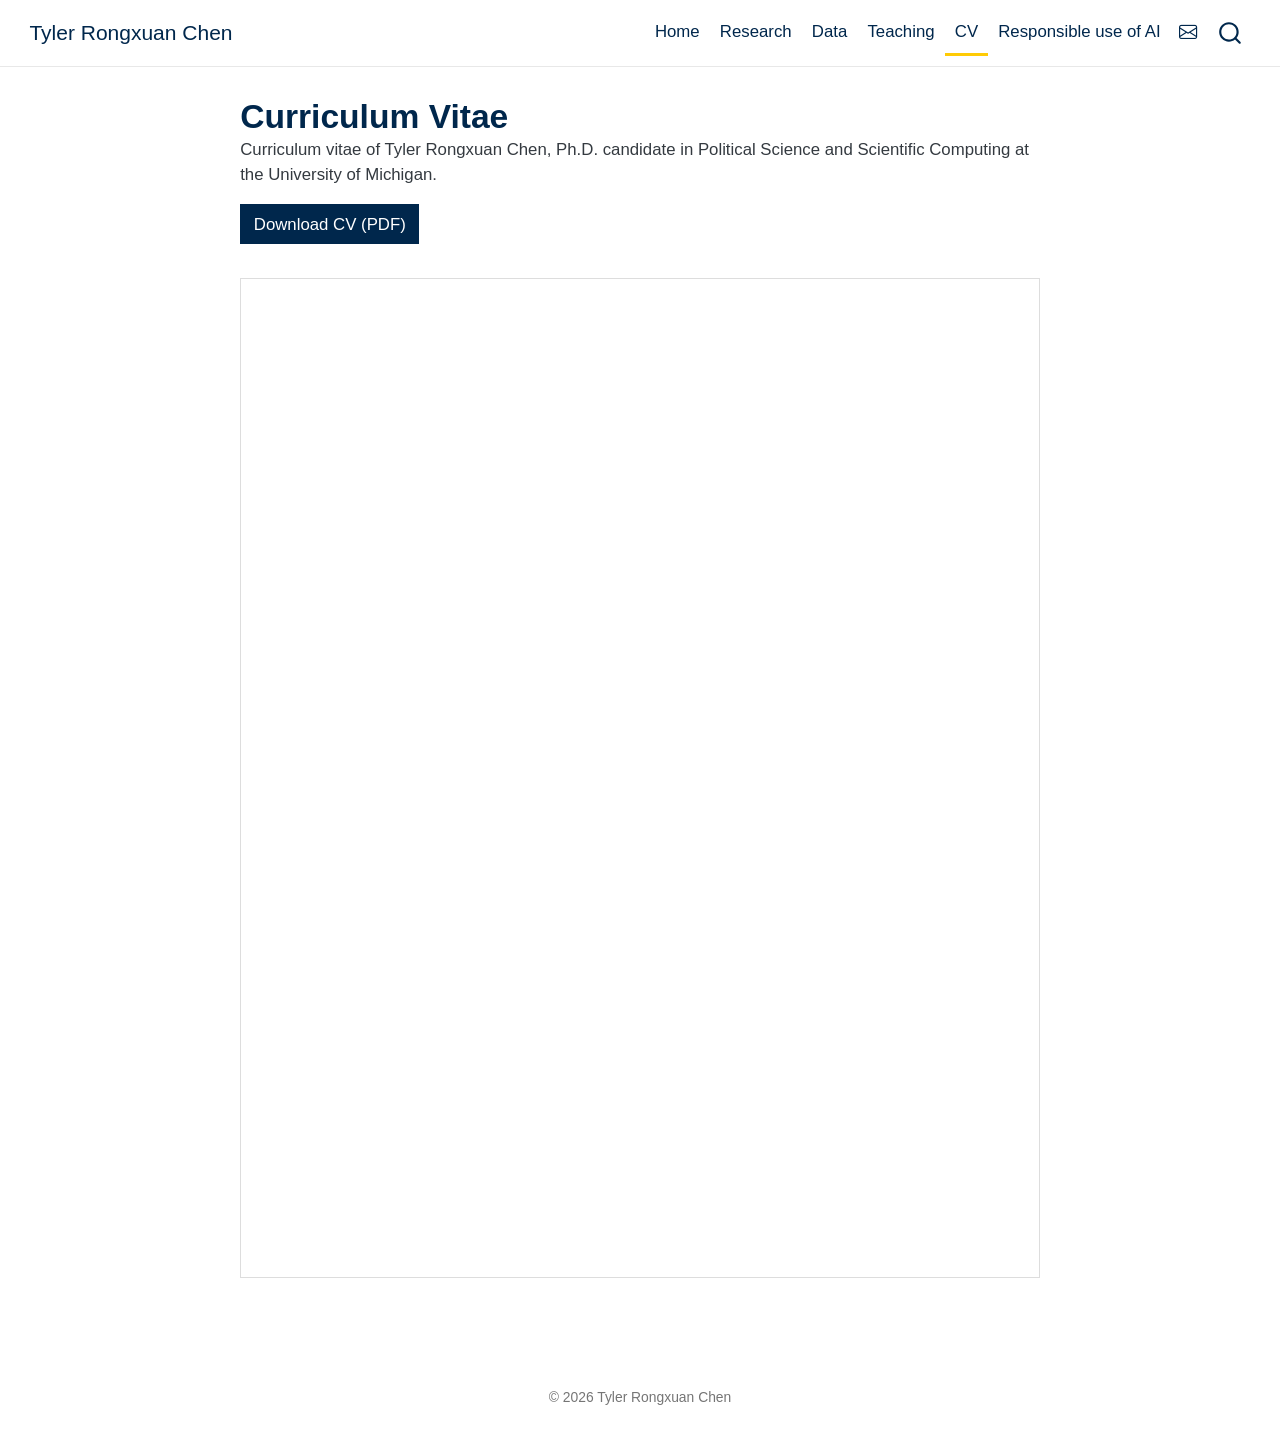
<file: cv.html>
<!DOCTYPE html>
<html xmlns="http://www.w3.org/1999/xhtml" lang="en" xml:lang="en"><head>

<meta charset="utf-8">
<meta name="generator" content="quarto-1.10.18">

<meta name="viewport" content="width=device-width, initial-scale=1.0, user-scalable=yes">

<meta name="description" content="Curriculum vitae of Tyler Rongxuan Chen, Ph.D.&nbsp;candidate in Political Science and Scientific Computing at the University of Michigan.">

<title>Curriculum Vitae – Tyler Rongxuan Chen</title>
<style>
/* Default styles provided by pandoc.
** See https://pandoc.org/MANUAL.html#variables-for-html for config info.
*/
span.smallcaps{font-variant: small-caps;}
div.columns{display: flex; gap: 1.5em;}
div.column{flex: auto;}
@media screen {
div.columns{gap: min(4vw, 1.5em);}
div.column{overflow-x: auto;}
}
div.hanging-indent{margin-left: 1.5em; text-indent: -1.5em;}
ul.task-list{list-style: none;}
ul.task-list li input[type="checkbox"] {
  width: 0.8em;
  margin: 0 0.8em 0.2em -1em; /* quarto-specific, see https://github.com/quarto-dev/quarto-cli/issues/4556 */ 
  vertical-align: middle;
}
</style>


<script src="site_libs/quarto-nav/quarto-nav.js"></script>
<script src="site_libs/clipboard/clipboard.min.js"></script>
<script src="site_libs/quarto-search/autocomplete.umd.js"></script>
<script src="site_libs/quarto-search/fuse.min.js"></script>
<script src="site_libs/quarto-search/quarto-search.js"></script>
<meta name="quarto:offset" content="./">
<script src="site_libs/quarto-html/quarto.js" type="module"></script>
<script src="site_libs/quarto-html/tabsets/tabsets.js" type="module"></script>
<script src="site_libs/quarto-html/popper.min.js"></script>
<script src="site_libs/quarto-html/tippy.umd.min.js"></script>
<script src="site_libs/quarto-html/anchor.min.js"></script>
<link href="site_libs/quarto-html/tippy.css" rel="stylesheet">
<link href="site_libs/quarto-html/quarto-syntax-highlighting-64a204ab8560d761af7679ceaba22944.css" rel="stylesheet" id="quarto-text-highlighting-styles">
<script src="site_libs/bootstrap/bootstrap.min.js"></script>
<link href="site_libs/bootstrap/bootstrap-icons.css" rel="stylesheet">
<link href="site_libs/bootstrap/bootstrap-3b9a1a754504e1b850b1dd8a94b11211.min.css" rel="stylesheet" append-hash="true" id="quarto-bootstrap" data-mode="light">
<script id="quarto-search-options" type="application/json">{
  "location": "navbar",
  "copy-button": false,
  "collapse-after": 3,
  "panel-placement": "end",
  "type": "overlay",
  "limit": 50,
  "keyboard-shortcut": [
    "f",
    "/",
    "s"
  ],
  "show-item-context": false,
  "language": {
    "search-no-results-text": "No results",
    "search-matching-documents-text": "matching documents",
    "search-copy-link-title": "Copy link to search",
    "search-hide-matches-text": "Hide additional matches",
    "search-more-match-text": "more match in this document",
    "search-more-matches-text": "more matches in this document",
    "search-clear-button-title": "Clear",
    "search-text-placeholder": "",
    "search-detached-cancel-button-title": "Cancel",
    "search-submit-button-title": "Submit",
    "search-label": "Search"
  }
}</script>


<meta property="og:title" content="Curriculum Vitae – Tyler Rongxuan Chen">
<meta property="og:description" content="Curriculum vitae of Tyler Rongxuan Chen, Ph.D.&nbsp;candidate in Political Science and Scientific Computing at the University of Michigan.">
<meta property="og:image" content="https://tylerrongxuanchen.github.io/assets/profile.jpg">
<meta property="og:site_name" content="Tyler Rongxuan Chen">
<meta name="twitter:title" content="Curriculum Vitae – Tyler Rongxuan Chen">
<meta name="twitter:description" content="Curriculum vitae of Tyler Rongxuan Chen, Ph.D.&nbsp;candidate in Political Science and Scientific Computing at the University of Michigan.">
<meta name="twitter:image" content="https://tylerrongxuanchen.github.io/assets/profile.jpg">
<meta name="twitter:card" content="summary_large_image">
</head>

<body class="nav-fixed fullcontent quarto-light">

<div id="quarto-search-results"></div>
  <header id="quarto-header" class="headroom fixed-top">
    <nav class="navbar navbar-expand-lg " data-bs-theme="dark">
      <div class="navbar-container container-fluid">
      <div class="navbar-brand-container mx-auto">
    <a class="navbar-brand" href="./index.html">
    <span class="navbar-title">Tyler Rongxuan Chen</span>
    </a>
  </div>
            <div id="quarto-search" class="" title="Search"></div>
          <button class="navbar-toggler" type="button" data-bs-toggle="collapse" data-bs-target="#navbarCollapse" aria-controls="navbarCollapse" role="menu" aria-expanded="false" aria-label="Toggle navigation" onclick="if (window.quartoToggleHeadroom) { window.quartoToggleHeadroom(); }">
  <span class="navbar-toggler-icon"></span>
</button>
          <div class="collapse navbar-collapse" id="navbarCollapse">
            <ul class="navbar-nav navbar-nav-scroll ms-auto">
  <li class="nav-item">
    <a class="nav-link" href="./index.html"> 
<span class="menu-text">Home</span></a>
  </li>  
  <li class="nav-item">
    <a class="nav-link" href="./research.html"> 
<span class="menu-text">Research</span></a>
  </li>  
  <li class="nav-item">
    <a class="nav-link" href="./data.html"> 
<span class="menu-text">Data</span></a>
  </li>  
  <li class="nav-item">
    <a class="nav-link" href="./teaching.html"> 
<span class="menu-text">Teaching</span></a>
  </li>  
  <li class="nav-item">
    <a class="nav-link active" href="./cv.html" aria-current="page"> 
<span class="menu-text">CV</span></a>
  </li>  
  <li class="nav-item">
    <a class="nav-link" href="./ai.html"> 
<span class="menu-text">Responsible use of AI</span></a>
  </li>  
  <li class="nav-item compact">
    <a class="nav-link" href="mailto:tylercr@umich.edu"> <i class="bi bi-envelope" role="img" aria-label="Email">
</i> 
<span class="menu-text"></span></a>
  </li>  
</ul>
          </div> <!-- /navcollapse -->
            <div class="quarto-navbar-tools">
</div>
      </div> <!-- /container-fluid -->
    </nav>
</header>
<!-- content -->
<div id="quarto-content" class="quarto-container page-columns page-rows-contents page-layout-article page-navbar">
<!-- sidebar -->
<!-- margin-sidebar -->
    
<!-- main -->
<main class="content" id="quarto-document-content">

<header id="title-block-header" class="quarto-title-block default">
<div class="quarto-title">
<h1 class="title">Curriculum Vitae</h1>
</div>

<div>
  <div class="description">
    Curriculum vitae of Tyler Rongxuan Chen, Ph.D.&nbsp;candidate in Political Science and Scientific Computing at the University of Michigan.
  </div>
</div>


<div class="quarto-title-meta">

    
  
    
  </div>
  


</header>


<p><a href="assets/Tyler_Rongxuan_Chen_CV.pdf" class="btn btn-primary">Download CV (PDF)</a></p>
<iframe src="assets/Tyler_Rongxuan_Chen_CV.pdf" width="100%" height="1000px" style="border: 1px solid #ddd; margin-top: 1em;">
  This browser does not support embedded PDFs —
  <a href="assets/Tyler_Rongxuan_Chen_CV.pdf">download the CV instead</a>.
</iframe>



</main> <!-- /main -->
<script id="quarto-html-after-body" type="application/javascript">
  window.document.addEventListener("DOMContentLoaded", function (event) {
    const icon = "";
    const anchorJS = new window.AnchorJS();
    anchorJS.options = {
      placement: 'right',
      icon: icon
    };
    anchorJS.add('.anchored');
    const isCodeAnnotation = (el) => {
      for (const clz of el.classList) {
        if (clz.startsWith('code-annotation-')) {                     
          return true;
        }
      }
      return false;
    }
    const onCopySuccess = function(e) {
      // button target
      const button = e.trigger;
      // don't keep focus
      button.blur();
      // flash "checked"
      button.classList.add('code-copy-button-checked');
      var currentTitle = button.getAttribute("title");
      button.setAttribute("title", "Copied!");
      let tooltip;
      if (window.bootstrap) {
        button.setAttribute("data-bs-toggle", "tooltip");
        button.setAttribute("data-bs-placement", "left");
        button.setAttribute("data-bs-title", "Copied!");
        tooltip = new bootstrap.Tooltip(button, 
          { trigger: "manual", 
            customClass: "code-copy-button-tooltip",
            offset: [0, -8]});
        tooltip.show();    
      }
      setTimeout(function() {
        if (tooltip) {
          tooltip.hide();
          button.removeAttribute("data-bs-title");
          button.removeAttribute("data-bs-toggle");
          button.removeAttribute("data-bs-placement");
        }
        button.setAttribute("title", currentTitle);
        button.classList.remove('code-copy-button-checked');
      }, 1000);
      // clear code selection
      e.clearSelection();
    }
    const getTextToCopy = function(trigger) {
      const outerScaffold = trigger.parentElement.cloneNode(true);
      const codeEl = outerScaffold.querySelector('code');
      for (const childEl of codeEl.children) {
        if (isCodeAnnotation(childEl)) {
          childEl.remove();
        }
      }
      return codeEl.innerText;
    }
    const clipboard = new window.ClipboardJS('.code-copy-button:not([data-in-quarto-modal])', {
      text: getTextToCopy
    });
    clipboard.on('success', onCopySuccess);
    if (window.document.getElementById('quarto-embedded-source-code-modal')) {
      const clipboardModal = new window.ClipboardJS('.code-copy-button[data-in-quarto-modal]', {
        text: getTextToCopy,
        container: window.document.getElementById('quarto-embedded-source-code-modal')
      });
      clipboardModal.on('success', onCopySuccess);
    }
      var localhostRegex = new RegExp(/^(?:http|https):\/\/localhost\:?[0-9]*\//);
      var mailtoRegex = new RegExp(/^mailto:/);
        var filterRegex = new RegExp("https:\/\/tylerrongxuanchen\.github\.io");
      var isInternal = (href) => {
          return filterRegex.test(href) || localhostRegex.test(href) || mailtoRegex.test(href);
      }
      // Inspect non-navigation links and adorn them if external
     var links = window.document.querySelectorAll('a[href]:not(.nav-link):not(.navbar-brand):not(.toc-action):not(.sidebar-link):not(.sidebar-item-toggle):not(.pagination-link):not(.no-external):not([aria-hidden]):not(.dropdown-item):not(.quarto-navigation-tool):not(.about-link)');
      for (var i=0; i<links.length; i++) {
        const link = links[i];
        if (!isInternal(link.href)) {
          // undo the damage that might have been done by quarto-nav.js in the case of
          // links that we want to consider external
          if (link.dataset.originalHref !== undefined) {
            link.href = link.dataset.originalHref;
          }
            // target, if specified
            link.setAttribute("target", "_blank");
            if (link.getAttribute("rel") === null) {
              link.setAttribute("rel", "noopener");
            }
        }
      }
    function tippyHover(el, contentFn, onTriggerFn, onUntriggerFn) {
      const config = {
        allowHTML: true,
        maxWidth: 500,
        delay: 100,
        arrow: false,
        appendTo: function(el) {
            return el.parentElement;
        },
        interactive: true,
        interactiveBorder: 10,
        theme: 'quarto',
        placement: 'bottom-start',
      };
      if (contentFn) {
        config.content = contentFn;
      }
      if (onTriggerFn) {
        config.onTrigger = onTriggerFn;
      }
      if (onUntriggerFn) {
        config.onUntrigger = onUntriggerFn;
      }
      window.tippy(el, config); 
    }
    const noterefs = window.document.querySelectorAll('a[role="doc-noteref"]');
    for (var i=0; i<noterefs.length; i++) {
      const ref = noterefs[i];
      tippyHover(ref, function() {
        // use id or data attribute instead here
        let href = ref.getAttribute('data-footnote-href') || ref.getAttribute('href');
        try { href = new URL(href).hash; } catch {}
        const id = href.replace(/^#\/?/, "");
        const note = window.document.getElementById(id);
        if (note) {
          return note.innerHTML;
        } else {
          return "";
        }
      });
    }
    const xrefs = window.document.querySelectorAll('a.quarto-xref');
    const processXRef = (id, note) => {
      // Strip column container classes
      const stripColumnClz = (el) => {
        el.classList.remove("page-full", "page-columns");
        if (el.children) {
          for (const child of el.children) {
            stripColumnClz(child);
          }
        }
      }
      stripColumnClz(note)
      if (id === null || id.startsWith('sec-')) {
        // Special case sections, only their first couple elements
        const container = document.createElement("div");
        if (note.children && note.children.length > 2) {
          container.appendChild(note.children[0].cloneNode(true));
          for (let i = 1; i < note.children.length; i++) {
            const child = note.children[i];
            if (child.tagName === "P" && child.innerText === "") {
              continue;
            } else {
              container.appendChild(child.cloneNode(true));
              break;
            }
          }
          if (window.Quarto?.typesetMath) {
            window.Quarto.typesetMath(container);
          }
          return container.innerHTML
        } else {
          if (window.Quarto?.typesetMath) {
            window.Quarto.typesetMath(note);
          }
          return note.innerHTML;
        }
      } else {
        // Remove any anchor links if they are present
        const anchorLink = note.querySelector('a.anchorjs-link');
        if (anchorLink) {
          anchorLink.remove();
        }
        if (window.Quarto?.typesetMath) {
          window.Quarto.typesetMath(note);
        }
        if (note.classList.contains("callout")) {
          return note.outerHTML;
        } else {
          return note.innerHTML;
        }
      }
    }
    for (var i=0; i<xrefs.length; i++) {
      const xref = xrefs[i];
      tippyHover(xref, undefined, function(instance) {
        instance.disable();
        let url = xref.getAttribute('href');
        let hash = undefined; 
        if (url.startsWith('#')) {
          hash = url;
        } else {
          try { hash = new URL(url).hash; } catch {}
        }
        if (hash) {
          const id = hash.replace(/^#\/?/, "");
          const note = window.document.getElementById(id);
          if (note !== null) {
            try {
              const html = processXRef(id, note.cloneNode(true));
              instance.setContent(html);
            } finally {
              instance.enable();
              instance.show();
            }
          } else {
            // See if we can fetch this
            fetch(url.split('#')[0])
            .then(res => res.text())
            .then(html => {
              const parser = new DOMParser();
              const htmlDoc = parser.parseFromString(html, "text/html");
              const note = htmlDoc.getElementById(id);
              if (note !== null) {
                const html = processXRef(id, note);
                instance.setContent(html);
              } 
            }).finally(() => {
              instance.enable();
              instance.show();
            });
          }
        } else {
          // See if we can fetch a full url (with no hash to target)
          // This is a special case and we should probably do some content thinning / targeting
          fetch(url)
          .then(res => res.text())
          .then(html => {
            const parser = new DOMParser();
            const htmlDoc = parser.parseFromString(html, "text/html");
            const note = htmlDoc.querySelector('main.content');
            if (note !== null) {
              // This should only happen for chapter cross references
              // (since there is no id in the URL)
              // remove the first header
              if (note.children.length > 0 && note.children[0].tagName === "HEADER") {
                note.children[0].remove();
              }
              const html = processXRef(null, note);
              instance.setContent(html);
            } 
          }).finally(() => {
            instance.enable();
            instance.show();
          });
        }
      }, function(instance) {
      });
    }
        let selectedAnnoteEl;
        const selectorForAnnotation = ( cell, annotation) => {
          let cellAttr = 'data-code-cell="' + cell + '"';
          let lineAttr = 'data-code-annotation="' +  annotation + '"';
          const selector = 'span[' + cellAttr + '][' + lineAttr + ']';
          return selector;
        }
        const selectCodeLines = (annoteEl) => {
          const doc = window.document;
          const targetCell = annoteEl.getAttribute("data-target-cell");
          const targetAnnotation = annoteEl.getAttribute("data-target-annotation");
          const annoteSpan = window.document.querySelector(selectorForAnnotation(targetCell, targetAnnotation));
          const lines = annoteSpan.getAttribute("data-code-lines").split(",");
          const lineIds = lines.map((line) => {
            return targetCell + "-" + line;
          })
          let top = null;
          let height = null;
          let parent = null;
          if (lineIds.length > 0) {
              //compute the position of the single el (top and bottom and make a div)
              const el = window.document.getElementById(lineIds[0]);
              top = el.offsetTop;
              height = el.offsetHeight;
              parent = el.parentElement.parentElement;
            if (lineIds.length > 1) {
              const lastEl = window.document.getElementById(lineIds[lineIds.length - 1]);
              const bottom = lastEl.offsetTop + lastEl.offsetHeight;
              height = bottom - top;
            }
            if (top !== null && height !== null && parent !== null) {
              // cook up a div (if necessary) and position it 
              let div = window.document.getElementById("code-annotation-line-highlight");
              if (div === null) {
                div = window.document.createElement("div");
                div.setAttribute("id", "code-annotation-line-highlight");
                div.style.position = 'absolute';
                parent.appendChild(div);
              }
              div.style.top = top - 2 + "px";
              div.style.height = height + 4 + "px";
              div.style.left = 0;
              let gutterDiv = window.document.getElementById("code-annotation-line-highlight-gutter");
              if (gutterDiv === null) {
                gutterDiv = window.document.createElement("div");
                gutterDiv.setAttribute("id", "code-annotation-line-highlight-gutter");
                gutterDiv.style.position = 'absolute';
                const codeCell = window.document.getElementById(targetCell);
                const gutter = codeCell.querySelector('.code-annotation-gutter');
                gutter.appendChild(gutterDiv);
              }
              gutterDiv.style.top = top - 2 + "px";
              gutterDiv.style.height = height + 4 + "px";
            }
            selectedAnnoteEl = annoteEl;
          }
        };
        const unselectCodeLines = () => {
          const elementsIds = ["code-annotation-line-highlight", "code-annotation-line-highlight-gutter"];
          elementsIds.forEach((elId) => {
            const div = window.document.getElementById(elId);
            if (div) {
              div.remove();
            }
          });
          selectedAnnoteEl = undefined;
        };
          // Handle positioning of the toggle
      window.addEventListener(
        "resize",
        throttle(() => {
          elRect = undefined;
          if (selectedAnnoteEl) {
            selectCodeLines(selectedAnnoteEl);
          }
        }, 10)
      );
      function throttle(fn, ms) {
      let throttle = false;
      let timer;
        return (...args) => {
          if(!throttle) { // first call gets through
              fn.apply(this, args);
              throttle = true;
          } else { // all the others get throttled
              if(timer) clearTimeout(timer); // cancel #2
              timer = setTimeout(() => {
                fn.apply(this, args);
                timer = throttle = false;
              }, ms);
          }
        };
      }
        // Attach click handler to the DT
        const annoteDls = window.document.querySelectorAll('dt[data-target-cell]');
        for (const annoteDlNode of annoteDls) {
          annoteDlNode.addEventListener('click', (event) => {
            const clickedEl = event.target;
            if (clickedEl !== selectedAnnoteEl) {
              unselectCodeLines();
              const activeEl = window.document.querySelector('dt[data-target-cell].code-annotation-active');
              if (activeEl) {
                activeEl.classList.remove('code-annotation-active');
              }
              selectCodeLines(clickedEl);
              clickedEl.classList.add('code-annotation-active');
            } else {
              // Unselect the line
              unselectCodeLines();
              clickedEl.classList.remove('code-annotation-active');
            }
          });
        }
    const findCites = (el) => {
      const parentEl = el.parentElement;
      if (parentEl) {
        const cites = parentEl.dataset.cites;
        if (cites) {
          return {
            el,
            cites: cites.split(' ')
          };
        } else {
          return findCites(el.parentElement)
        }
      } else {
        return undefined;
      }
    };
    var bibliorefs = window.document.querySelectorAll('a[role="doc-biblioref"]');
    for (var i=0; i<bibliorefs.length; i++) {
      const ref = bibliorefs[i];
      const citeInfo = findCites(ref);
      if (citeInfo) {
        tippyHover(citeInfo.el, function() {
          var popup = window.document.createElement('div');
          citeInfo.cites.forEach(function(cite) {
            var citeDiv = window.document.createElement('div');
            citeDiv.classList.add('hanging-indent');
            citeDiv.classList.add('csl-entry');
            var biblioDiv = window.document.getElementById('ref-' + cite);
            if (biblioDiv) {
              citeDiv.innerHTML = biblioDiv.innerHTML;
            }
            popup.appendChild(citeDiv);
          });
          return popup.innerHTML;
        });
      }
    }
  });
  </script>
</div> <!-- /content -->
<footer class="footer">
  <div class="nav-footer">
    <div class="nav-footer-left">
      &nbsp;
    </div>   
    <div class="nav-footer-center">
<p>© 2026 Tyler Rongxuan Chen</p>
</div>
    <div class="nav-footer-right">
      &nbsp;
    </div>
  </div>
</footer>




</body></html>
</file>
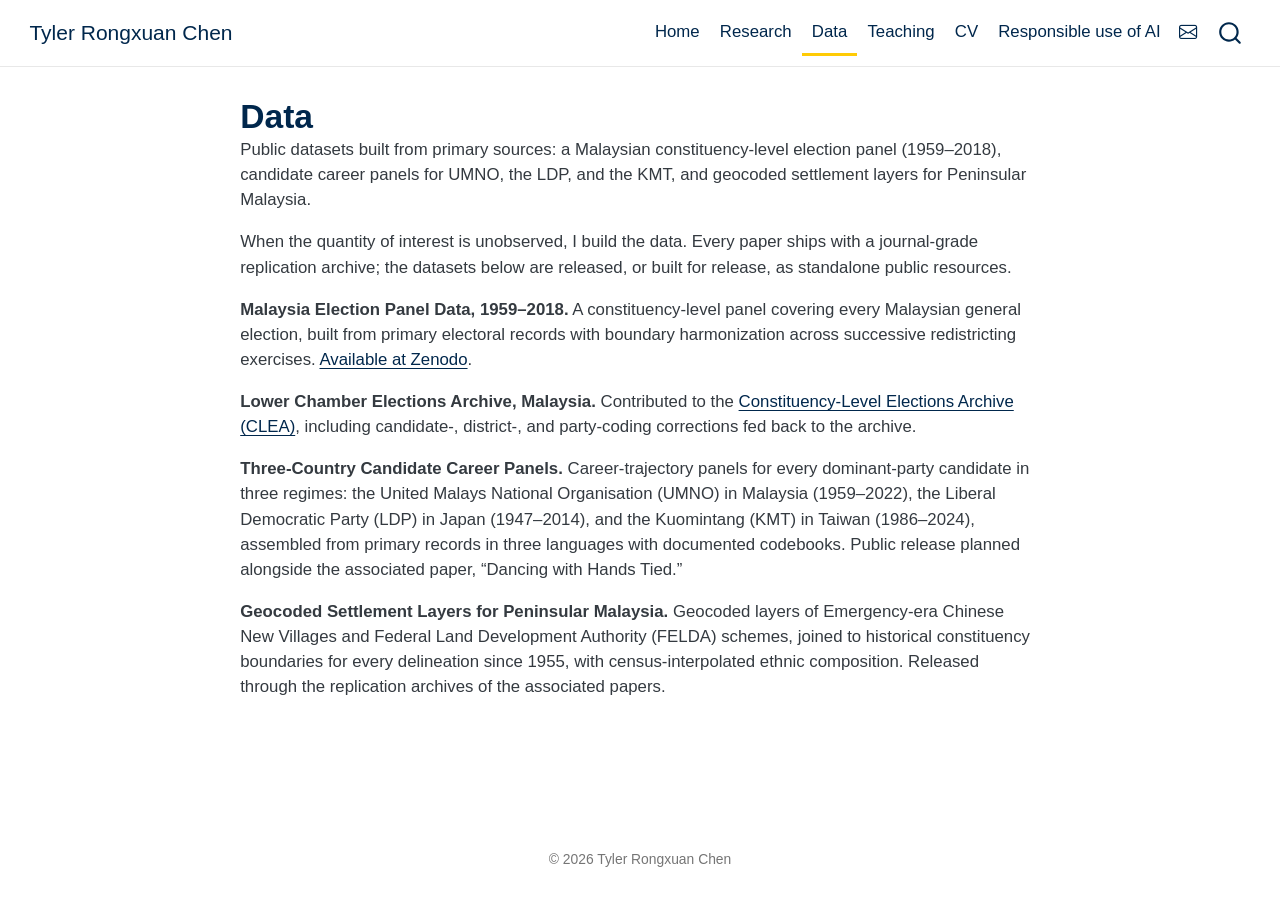
<file: data.html>
<!DOCTYPE html>
<html xmlns="http://www.w3.org/1999/xhtml" lang="en" xml:lang="en"><head>

<meta charset="utf-8">
<meta name="generator" content="quarto-1.10.18">

<meta name="viewport" content="width=device-width, initial-scale=1.0, user-scalable=yes">

<meta name="description" content="Public datasets built from primary sources: a Malaysian constituency-level election panel (1959–2018), candidate career panels for UMNO, the LDP, and the KMT, and geocoded settlement layers for Peninsular Malaysia.">

<title>Data – Tyler Rongxuan Chen</title>
<style>
/* Default styles provided by pandoc.
** See https://pandoc.org/MANUAL.html#variables-for-html for config info.
*/
span.smallcaps{font-variant: small-caps;}
div.columns{display: flex; gap: 1.5em;}
div.column{flex: auto;}
@media screen {
div.columns{gap: min(4vw, 1.5em);}
div.column{overflow-x: auto;}
}
div.hanging-indent{margin-left: 1.5em; text-indent: -1.5em;}
ul.task-list{list-style: none;}
ul.task-list li input[type="checkbox"] {
  width: 0.8em;
  margin: 0 0.8em 0.2em -1em; /* quarto-specific, see https://github.com/quarto-dev/quarto-cli/issues/4556 */ 
  vertical-align: middle;
}
</style>


<script src="site_libs/quarto-nav/quarto-nav.js"></script>
<script src="site_libs/clipboard/clipboard.min.js"></script>
<script src="site_libs/quarto-search/autocomplete.umd.js"></script>
<script src="site_libs/quarto-search/fuse.min.js"></script>
<script src="site_libs/quarto-search/quarto-search.js"></script>
<meta name="quarto:offset" content="./">
<script src="site_libs/quarto-html/quarto.js" type="module"></script>
<script src="site_libs/quarto-html/tabsets/tabsets.js" type="module"></script>
<script src="site_libs/quarto-html/popper.min.js"></script>
<script src="site_libs/quarto-html/tippy.umd.min.js"></script>
<script src="site_libs/quarto-html/anchor.min.js"></script>
<link href="site_libs/quarto-html/tippy.css" rel="stylesheet">
<link href="site_libs/quarto-html/quarto-syntax-highlighting-64a204ab8560d761af7679ceaba22944.css" rel="stylesheet" id="quarto-text-highlighting-styles">
<script src="site_libs/bootstrap/bootstrap.min.js"></script>
<link href="site_libs/bootstrap/bootstrap-icons.css" rel="stylesheet">
<link href="site_libs/bootstrap/bootstrap-3b9a1a754504e1b850b1dd8a94b11211.min.css" rel="stylesheet" append-hash="true" id="quarto-bootstrap" data-mode="light">
<script id="quarto-search-options" type="application/json">{
  "location": "navbar",
  "copy-button": false,
  "collapse-after": 3,
  "panel-placement": "end",
  "type": "overlay",
  "limit": 50,
  "keyboard-shortcut": [
    "f",
    "/",
    "s"
  ],
  "show-item-context": false,
  "language": {
    "search-no-results-text": "No results",
    "search-matching-documents-text": "matching documents",
    "search-copy-link-title": "Copy link to search",
    "search-hide-matches-text": "Hide additional matches",
    "search-more-match-text": "more match in this document",
    "search-more-matches-text": "more matches in this document",
    "search-clear-button-title": "Clear",
    "search-text-placeholder": "",
    "search-detached-cancel-button-title": "Cancel",
    "search-submit-button-title": "Submit",
    "search-label": "Search"
  }
}</script>


<meta property="og:title" content="Data – Tyler Rongxuan Chen">
<meta property="og:description" content="Public datasets built from primary sources: a Malaysian constituency-level election panel (1959–2018), candidate career panels for UMNO, the LDP, and the KMT, and geocoded settlement layers for Peninsular Malaysia.">
<meta property="og:image" content="https://tylerrongxuanchen.github.io/assets/profile.jpg">
<meta property="og:site_name" content="Tyler Rongxuan Chen">
<meta name="twitter:title" content="Data – Tyler Rongxuan Chen">
<meta name="twitter:description" content="Public datasets built from primary sources: a Malaysian constituency-level election panel (1959–2018), candidate career panels for UMNO, the LDP, and the KMT, and geocoded settlement layers for Peninsular Malaysia.">
<meta name="twitter:image" content="https://tylerrongxuanchen.github.io/assets/profile.jpg">
<meta name="twitter:card" content="summary_large_image">
</head>

<body class="nav-fixed fullcontent quarto-light">

<div id="quarto-search-results"></div>
  <header id="quarto-header" class="headroom fixed-top">
    <nav class="navbar navbar-expand-lg " data-bs-theme="dark">
      <div class="navbar-container container-fluid">
      <div class="navbar-brand-container mx-auto">
    <a class="navbar-brand" href="./index.html">
    <span class="navbar-title">Tyler Rongxuan Chen</span>
    </a>
  </div>
            <div id="quarto-search" class="" title="Search"></div>
          <button class="navbar-toggler" type="button" data-bs-toggle="collapse" data-bs-target="#navbarCollapse" aria-controls="navbarCollapse" role="menu" aria-expanded="false" aria-label="Toggle navigation" onclick="if (window.quartoToggleHeadroom) { window.quartoToggleHeadroom(); }">
  <span class="navbar-toggler-icon"></span>
</button>
          <div class="collapse navbar-collapse" id="navbarCollapse">
            <ul class="navbar-nav navbar-nav-scroll ms-auto">
  <li class="nav-item">
    <a class="nav-link" href="./index.html"> 
<span class="menu-text">Home</span></a>
  </li>  
  <li class="nav-item">
    <a class="nav-link" href="./research.html"> 
<span class="menu-text">Research</span></a>
  </li>  
  <li class="nav-item">
    <a class="nav-link active" href="./data.html" aria-current="page"> 
<span class="menu-text">Data</span></a>
  </li>  
  <li class="nav-item">
    <a class="nav-link" href="./teaching.html"> 
<span class="menu-text">Teaching</span></a>
  </li>  
  <li class="nav-item">
    <a class="nav-link" href="./cv.html"> 
<span class="menu-text">CV</span></a>
  </li>  
  <li class="nav-item">
    <a class="nav-link" href="./ai.html"> 
<span class="menu-text">Responsible use of AI</span></a>
  </li>  
  <li class="nav-item compact">
    <a class="nav-link" href="mailto:tylercr@umich.edu"> <i class="bi bi-envelope" role="img" aria-label="Email">
</i> 
<span class="menu-text"></span></a>
  </li>  
</ul>
          </div> <!-- /navcollapse -->
            <div class="quarto-navbar-tools">
</div>
      </div> <!-- /container-fluid -->
    </nav>
</header>
<!-- content -->
<div id="quarto-content" class="quarto-container page-columns page-rows-contents page-layout-article page-navbar">
<!-- sidebar -->
<!-- margin-sidebar -->
    
<!-- main -->
<main class="content" id="quarto-document-content">

<header id="title-block-header" class="quarto-title-block default">
<div class="quarto-title">
<h1 class="title">Data</h1>
</div>

<div>
  <div class="description">
    Public datasets built from primary sources: a Malaysian constituency-level election panel (1959–2018), candidate career panels for UMNO, the LDP, and the KMT, and geocoded settlement layers for Peninsular Malaysia.
  </div>
</div>


<div class="quarto-title-meta">

    
  
    
  </div>
  


</header>


<p>When the quantity of interest is unobserved, I build the data. Every paper ships with a journal-grade replication archive; the datasets below are released, or built for release, as standalone public resources.</p>
<p><strong>Malaysia Election Panel Data, 1959–2018.</strong> A constituency-level panel covering every Malaysian general election, built from primary electoral records with boundary harmonization across successive redistricting exercises. <a href="https://zenodo.org/records/15937582">Available at Zenodo</a>.</p>
<p><strong>Lower Chamber Elections Archive, Malaysia.</strong> Contributed to the <a href="https://electiondataarchive.org/data-and-documentation/clea-lower-chamber-elections-archive/">Constituency-Level Elections Archive (CLEA)</a>, including candidate-, district-, and party-coding corrections fed back to the archive.</p>
<p><strong>Three-Country Candidate Career Panels.</strong> Career-trajectory panels for every dominant-party candidate in three regimes: the United Malays National Organisation (UMNO) in Malaysia (1959–2022), the Liberal Democratic Party (LDP) in Japan (1947–2014), and the Kuomintang (KMT) in Taiwan (1986–2024), assembled from primary records in three languages with documented codebooks. Public release planned alongside the associated paper, “Dancing with Hands Tied.”</p>
<p><strong>Geocoded Settlement Layers for Peninsular Malaysia.</strong> Geocoded layers of Emergency-era Chinese New Villages and Federal Land Development Authority (FELDA) schemes, joined to historical constituency boundaries for every delineation since 1955, with census-interpolated ethnic composition. Released through the replication archives of the associated papers.</p>
<script type="application/ld+json">
{
  "@context": "https://schema.org",
  "@graph": [
    {
      "@type": "Dataset",
      "name": "Malaysia Election Panel Data, 1959–2018",
      "description": "A constituency-level panel covering every Malaysian general election, built from primary electoral records with boundary harmonization across successive redistricting exercises.",
      "creator": { "@id": "https://tylerrongxuanchen.github.io/#person" },
      "temporalCoverage": "1959/2018",
      "spatialCoverage": "Malaysia",
      "url": "https://zenodo.org/records/15937582",
      "sameAs": "https://zenodo.org/records/15937582",
      "includedInDataCatalog": { "@type": "DataCatalog", "name": "Zenodo" }
    },
    {
      "@type": "Dataset",
      "name": "Lower Chamber Elections Archive, Malaysia",
      "description": "Candidate-, district-, and party-coding corrections for Malaysia contributed to the Constituency-Level Elections Archive (CLEA).",
      "contributor": { "@id": "https://tylerrongxuanchen.github.io/#person" },
      "spatialCoverage": "Malaysia",
      "url": "https://electiondataarchive.org/data-and-documentation/clea-lower-chamber-elections-archive/",
      "includedInDataCatalog": { "@type": "DataCatalog", "name": "Constituency-Level Elections Archive (CLEA)" }
    },
    {
      "@type": "Dataset",
      "name": "Three-Country Candidate Career Panels",
      "description": "Career-trajectory panels for every dominant-party candidate in three regimes: UMNO in Malaysia (1959–2022), the LDP in Japan (1947–2014), and the KMT in Taiwan (1986–2024), assembled from primary records in three languages with documented codebooks.",
      "creator": { "@id": "https://tylerrongxuanchen.github.io/#person" },
      "spatialCoverage": ["Malaysia", "Japan", "Taiwan"],
      "creativeWorkStatus": "In preparation; public release planned alongside the paper \"Dancing with Hands Tied\""
    },
    {
      "@type": "Dataset",
      "name": "Geocoded Settlement Layers for Peninsular Malaysia",
      "description": "Geocoded layers of Emergency-era Chinese New Villages and Federal Land Development Authority (FELDA) schemes, joined to historical constituency boundaries for every delineation since 1955, with census-interpolated ethnic composition.",
      "creator": { "@id": "https://tylerrongxuanchen.github.io/#person" },
      "spatialCoverage": "Peninsular Malaysia"
    }
  ]
}
</script>



</main> <!-- /main -->
<script id="quarto-html-after-body" type="application/javascript">
  window.document.addEventListener("DOMContentLoaded", function (event) {
    const icon = "";
    const anchorJS = new window.AnchorJS();
    anchorJS.options = {
      placement: 'right',
      icon: icon
    };
    anchorJS.add('.anchored');
    const isCodeAnnotation = (el) => {
      for (const clz of el.classList) {
        if (clz.startsWith('code-annotation-')) {                     
          return true;
        }
      }
      return false;
    }
    const onCopySuccess = function(e) {
      // button target
      const button = e.trigger;
      // don't keep focus
      button.blur();
      // flash "checked"
      button.classList.add('code-copy-button-checked');
      var currentTitle = button.getAttribute("title");
      button.setAttribute("title", "Copied!");
      let tooltip;
      if (window.bootstrap) {
        button.setAttribute("data-bs-toggle", "tooltip");
        button.setAttribute("data-bs-placement", "left");
        button.setAttribute("data-bs-title", "Copied!");
        tooltip = new bootstrap.Tooltip(button, 
          { trigger: "manual", 
            customClass: "code-copy-button-tooltip",
            offset: [0, -8]});
        tooltip.show();    
      }
      setTimeout(function() {
        if (tooltip) {
          tooltip.hide();
          button.removeAttribute("data-bs-title");
          button.removeAttribute("data-bs-toggle");
          button.removeAttribute("data-bs-placement");
        }
        button.setAttribute("title", currentTitle);
        button.classList.remove('code-copy-button-checked');
      }, 1000);
      // clear code selection
      e.clearSelection();
    }
    const getTextToCopy = function(trigger) {
      const outerScaffold = trigger.parentElement.cloneNode(true);
      const codeEl = outerScaffold.querySelector('code');
      for (const childEl of codeEl.children) {
        if (isCodeAnnotation(childEl)) {
          childEl.remove();
        }
      }
      return codeEl.innerText;
    }
    const clipboard = new window.ClipboardJS('.code-copy-button:not([data-in-quarto-modal])', {
      text: getTextToCopy
    });
    clipboard.on('success', onCopySuccess);
    if (window.document.getElementById('quarto-embedded-source-code-modal')) {
      const clipboardModal = new window.ClipboardJS('.code-copy-button[data-in-quarto-modal]', {
        text: getTextToCopy,
        container: window.document.getElementById('quarto-embedded-source-code-modal')
      });
      clipboardModal.on('success', onCopySuccess);
    }
      var localhostRegex = new RegExp(/^(?:http|https):\/\/localhost\:?[0-9]*\//);
      var mailtoRegex = new RegExp(/^mailto:/);
        var filterRegex = new RegExp("https:\/\/tylerrongxuanchen\.github\.io");
      var isInternal = (href) => {
          return filterRegex.test(href) || localhostRegex.test(href) || mailtoRegex.test(href);
      }
      // Inspect non-navigation links and adorn them if external
     var links = window.document.querySelectorAll('a[href]:not(.nav-link):not(.navbar-brand):not(.toc-action):not(.sidebar-link):not(.sidebar-item-toggle):not(.pagination-link):not(.no-external):not([aria-hidden]):not(.dropdown-item):not(.quarto-navigation-tool):not(.about-link)');
      for (var i=0; i<links.length; i++) {
        const link = links[i];
        if (!isInternal(link.href)) {
          // undo the damage that might have been done by quarto-nav.js in the case of
          // links that we want to consider external
          if (link.dataset.originalHref !== undefined) {
            link.href = link.dataset.originalHref;
          }
            // target, if specified
            link.setAttribute("target", "_blank");
            if (link.getAttribute("rel") === null) {
              link.setAttribute("rel", "noopener");
            }
        }
      }
    function tippyHover(el, contentFn, onTriggerFn, onUntriggerFn) {
      const config = {
        allowHTML: true,
        maxWidth: 500,
        delay: 100,
        arrow: false,
        appendTo: function(el) {
            return el.parentElement;
        },
        interactive: true,
        interactiveBorder: 10,
        theme: 'quarto',
        placement: 'bottom-start',
      };
      if (contentFn) {
        config.content = contentFn;
      }
      if (onTriggerFn) {
        config.onTrigger = onTriggerFn;
      }
      if (onUntriggerFn) {
        config.onUntrigger = onUntriggerFn;
      }
      window.tippy(el, config); 
    }
    const noterefs = window.document.querySelectorAll('a[role="doc-noteref"]');
    for (var i=0; i<noterefs.length; i++) {
      const ref = noterefs[i];
      tippyHover(ref, function() {
        // use id or data attribute instead here
        let href = ref.getAttribute('data-footnote-href') || ref.getAttribute('href');
        try { href = new URL(href).hash; } catch {}
        const id = href.replace(/^#\/?/, "");
        const note = window.document.getElementById(id);
        if (note) {
          return note.innerHTML;
        } else {
          return "";
        }
      });
    }
    const xrefs = window.document.querySelectorAll('a.quarto-xref');
    const processXRef = (id, note) => {
      // Strip column container classes
      const stripColumnClz = (el) => {
        el.classList.remove("page-full", "page-columns");
        if (el.children) {
          for (const child of el.children) {
            stripColumnClz(child);
          }
        }
      }
      stripColumnClz(note)
      if (id === null || id.startsWith('sec-')) {
        // Special case sections, only their first couple elements
        const container = document.createElement("div");
        if (note.children && note.children.length > 2) {
          container.appendChild(note.children[0].cloneNode(true));
          for (let i = 1; i < note.children.length; i++) {
            const child = note.children[i];
            if (child.tagName === "P" && child.innerText === "") {
              continue;
            } else {
              container.appendChild(child.cloneNode(true));
              break;
            }
          }
          if (window.Quarto?.typesetMath) {
            window.Quarto.typesetMath(container);
          }
          return container.innerHTML
        } else {
          if (window.Quarto?.typesetMath) {
            window.Quarto.typesetMath(note);
          }
          return note.innerHTML;
        }
      } else {
        // Remove any anchor links if they are present
        const anchorLink = note.querySelector('a.anchorjs-link');
        if (anchorLink) {
          anchorLink.remove();
        }
        if (window.Quarto?.typesetMath) {
          window.Quarto.typesetMath(note);
        }
        if (note.classList.contains("callout")) {
          return note.outerHTML;
        } else {
          return note.innerHTML;
        }
      }
    }
    for (var i=0; i<xrefs.length; i++) {
      const xref = xrefs[i];
      tippyHover(xref, undefined, function(instance) {
        instance.disable();
        let url = xref.getAttribute('href');
        let hash = undefined; 
        if (url.startsWith('#')) {
          hash = url;
        } else {
          try { hash = new URL(url).hash; } catch {}
        }
        if (hash) {
          const id = hash.replace(/^#\/?/, "");
          const note = window.document.getElementById(id);
          if (note !== null) {
            try {
              const html = processXRef(id, note.cloneNode(true));
              instance.setContent(html);
            } finally {
              instance.enable();
              instance.show();
            }
          } else {
            // See if we can fetch this
            fetch(url.split('#')[0])
            .then(res => res.text())
            .then(html => {
              const parser = new DOMParser();
              const htmlDoc = parser.parseFromString(html, "text/html");
              const note = htmlDoc.getElementById(id);
              if (note !== null) {
                const html = processXRef(id, note);
                instance.setContent(html);
              } 
            }).finally(() => {
              instance.enable();
              instance.show();
            });
          }
        } else {
          // See if we can fetch a full url (with no hash to target)
          // This is a special case and we should probably do some content thinning / targeting
          fetch(url)
          .then(res => res.text())
          .then(html => {
            const parser = new DOMParser();
            const htmlDoc = parser.parseFromString(html, "text/html");
            const note = htmlDoc.querySelector('main.content');
            if (note !== null) {
              // This should only happen for chapter cross references
              // (since there is no id in the URL)
              // remove the first header
              if (note.children.length > 0 && note.children[0].tagName === "HEADER") {
                note.children[0].remove();
              }
              const html = processXRef(null, note);
              instance.setContent(html);
            } 
          }).finally(() => {
            instance.enable();
            instance.show();
          });
        }
      }, function(instance) {
      });
    }
        let selectedAnnoteEl;
        const selectorForAnnotation = ( cell, annotation) => {
          let cellAttr = 'data-code-cell="' + cell + '"';
          let lineAttr = 'data-code-annotation="' +  annotation + '"';
          const selector = 'span[' + cellAttr + '][' + lineAttr + ']';
          return selector;
        }
        const selectCodeLines = (annoteEl) => {
          const doc = window.document;
          const targetCell = annoteEl.getAttribute("data-target-cell");
          const targetAnnotation = annoteEl.getAttribute("data-target-annotation");
          const annoteSpan = window.document.querySelector(selectorForAnnotation(targetCell, targetAnnotation));
          const lines = annoteSpan.getAttribute("data-code-lines").split(",");
          const lineIds = lines.map((line) => {
            return targetCell + "-" + line;
          })
          let top = null;
          let height = null;
          let parent = null;
          if (lineIds.length > 0) {
              //compute the position of the single el (top and bottom and make a div)
              const el = window.document.getElementById(lineIds[0]);
              top = el.offsetTop;
              height = el.offsetHeight;
              parent = el.parentElement.parentElement;
            if (lineIds.length > 1) {
              const lastEl = window.document.getElementById(lineIds[lineIds.length - 1]);
              const bottom = lastEl.offsetTop + lastEl.offsetHeight;
              height = bottom - top;
            }
            if (top !== null && height !== null && parent !== null) {
              // cook up a div (if necessary) and position it 
              let div = window.document.getElementById("code-annotation-line-highlight");
              if (div === null) {
                div = window.document.createElement("div");
                div.setAttribute("id", "code-annotation-line-highlight");
                div.style.position = 'absolute';
                parent.appendChild(div);
              }
              div.style.top = top - 2 + "px";
              div.style.height = height + 4 + "px";
              div.style.left = 0;
              let gutterDiv = window.document.getElementById("code-annotation-line-highlight-gutter");
              if (gutterDiv === null) {
                gutterDiv = window.document.createElement("div");
                gutterDiv.setAttribute("id", "code-annotation-line-highlight-gutter");
                gutterDiv.style.position = 'absolute';
                const codeCell = window.document.getElementById(targetCell);
                const gutter = codeCell.querySelector('.code-annotation-gutter');
                gutter.appendChild(gutterDiv);
              }
              gutterDiv.style.top = top - 2 + "px";
              gutterDiv.style.height = height + 4 + "px";
            }
            selectedAnnoteEl = annoteEl;
          }
        };
        const unselectCodeLines = () => {
          const elementsIds = ["code-annotation-line-highlight", "code-annotation-line-highlight-gutter"];
          elementsIds.forEach((elId) => {
            const div = window.document.getElementById(elId);
            if (div) {
              div.remove();
            }
          });
          selectedAnnoteEl = undefined;
        };
          // Handle positioning of the toggle
      window.addEventListener(
        "resize",
        throttle(() => {
          elRect = undefined;
          if (selectedAnnoteEl) {
            selectCodeLines(selectedAnnoteEl);
          }
        }, 10)
      );
      function throttle(fn, ms) {
      let throttle = false;
      let timer;
        return (...args) => {
          if(!throttle) { // first call gets through
              fn.apply(this, args);
              throttle = true;
          } else { // all the others get throttled
              if(timer) clearTimeout(timer); // cancel #2
              timer = setTimeout(() => {
                fn.apply(this, args);
                timer = throttle = false;
              }, ms);
          }
        };
      }
        // Attach click handler to the DT
        const annoteDls = window.document.querySelectorAll('dt[data-target-cell]');
        for (const annoteDlNode of annoteDls) {
          annoteDlNode.addEventListener('click', (event) => {
            const clickedEl = event.target;
            if (clickedEl !== selectedAnnoteEl) {
              unselectCodeLines();
              const activeEl = window.document.querySelector('dt[data-target-cell].code-annotation-active');
              if (activeEl) {
                activeEl.classList.remove('code-annotation-active');
              }
              selectCodeLines(clickedEl);
              clickedEl.classList.add('code-annotation-active');
            } else {
              // Unselect the line
              unselectCodeLines();
              clickedEl.classList.remove('code-annotation-active');
            }
          });
        }
    const findCites = (el) => {
      const parentEl = el.parentElement;
      if (parentEl) {
        const cites = parentEl.dataset.cites;
        if (cites) {
          return {
            el,
            cites: cites.split(' ')
          };
        } else {
          return findCites(el.parentElement)
        }
      } else {
        return undefined;
      }
    };
    var bibliorefs = window.document.querySelectorAll('a[role="doc-biblioref"]');
    for (var i=0; i<bibliorefs.length; i++) {
      const ref = bibliorefs[i];
      const citeInfo = findCites(ref);
      if (citeInfo) {
        tippyHover(citeInfo.el, function() {
          var popup = window.document.createElement('div');
          citeInfo.cites.forEach(function(cite) {
            var citeDiv = window.document.createElement('div');
            citeDiv.classList.add('hanging-indent');
            citeDiv.classList.add('csl-entry');
            var biblioDiv = window.document.getElementById('ref-' + cite);
            if (biblioDiv) {
              citeDiv.innerHTML = biblioDiv.innerHTML;
            }
            popup.appendChild(citeDiv);
          });
          return popup.innerHTML;
        });
      }
    }
  });
  </script>
</div> <!-- /content -->
<footer class="footer">
  <div class="nav-footer">
    <div class="nav-footer-left">
      &nbsp;
    </div>   
    <div class="nav-footer-center">
<p>© 2026 Tyler Rongxuan Chen</p>
</div>
    <div class="nav-footer-right">
      &nbsp;
    </div>
  </div>
</footer>




</body></html>
</file>
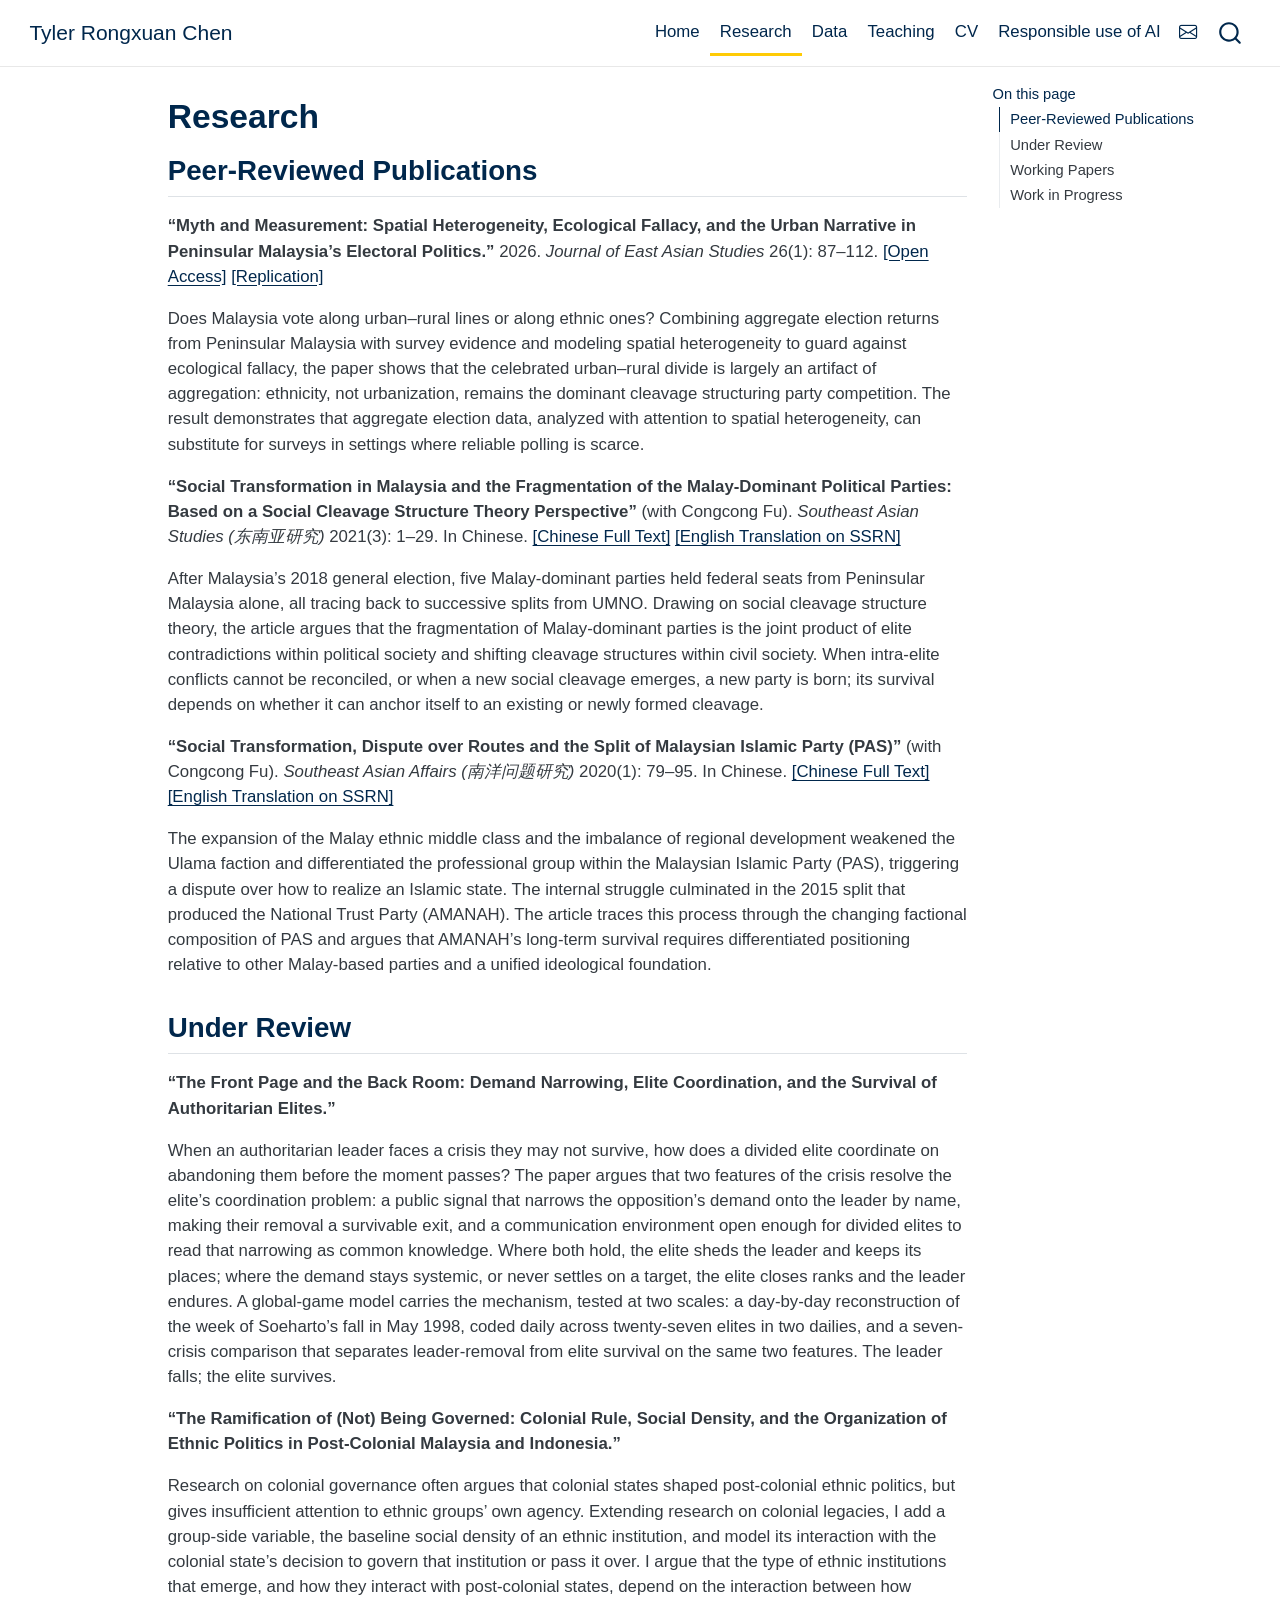
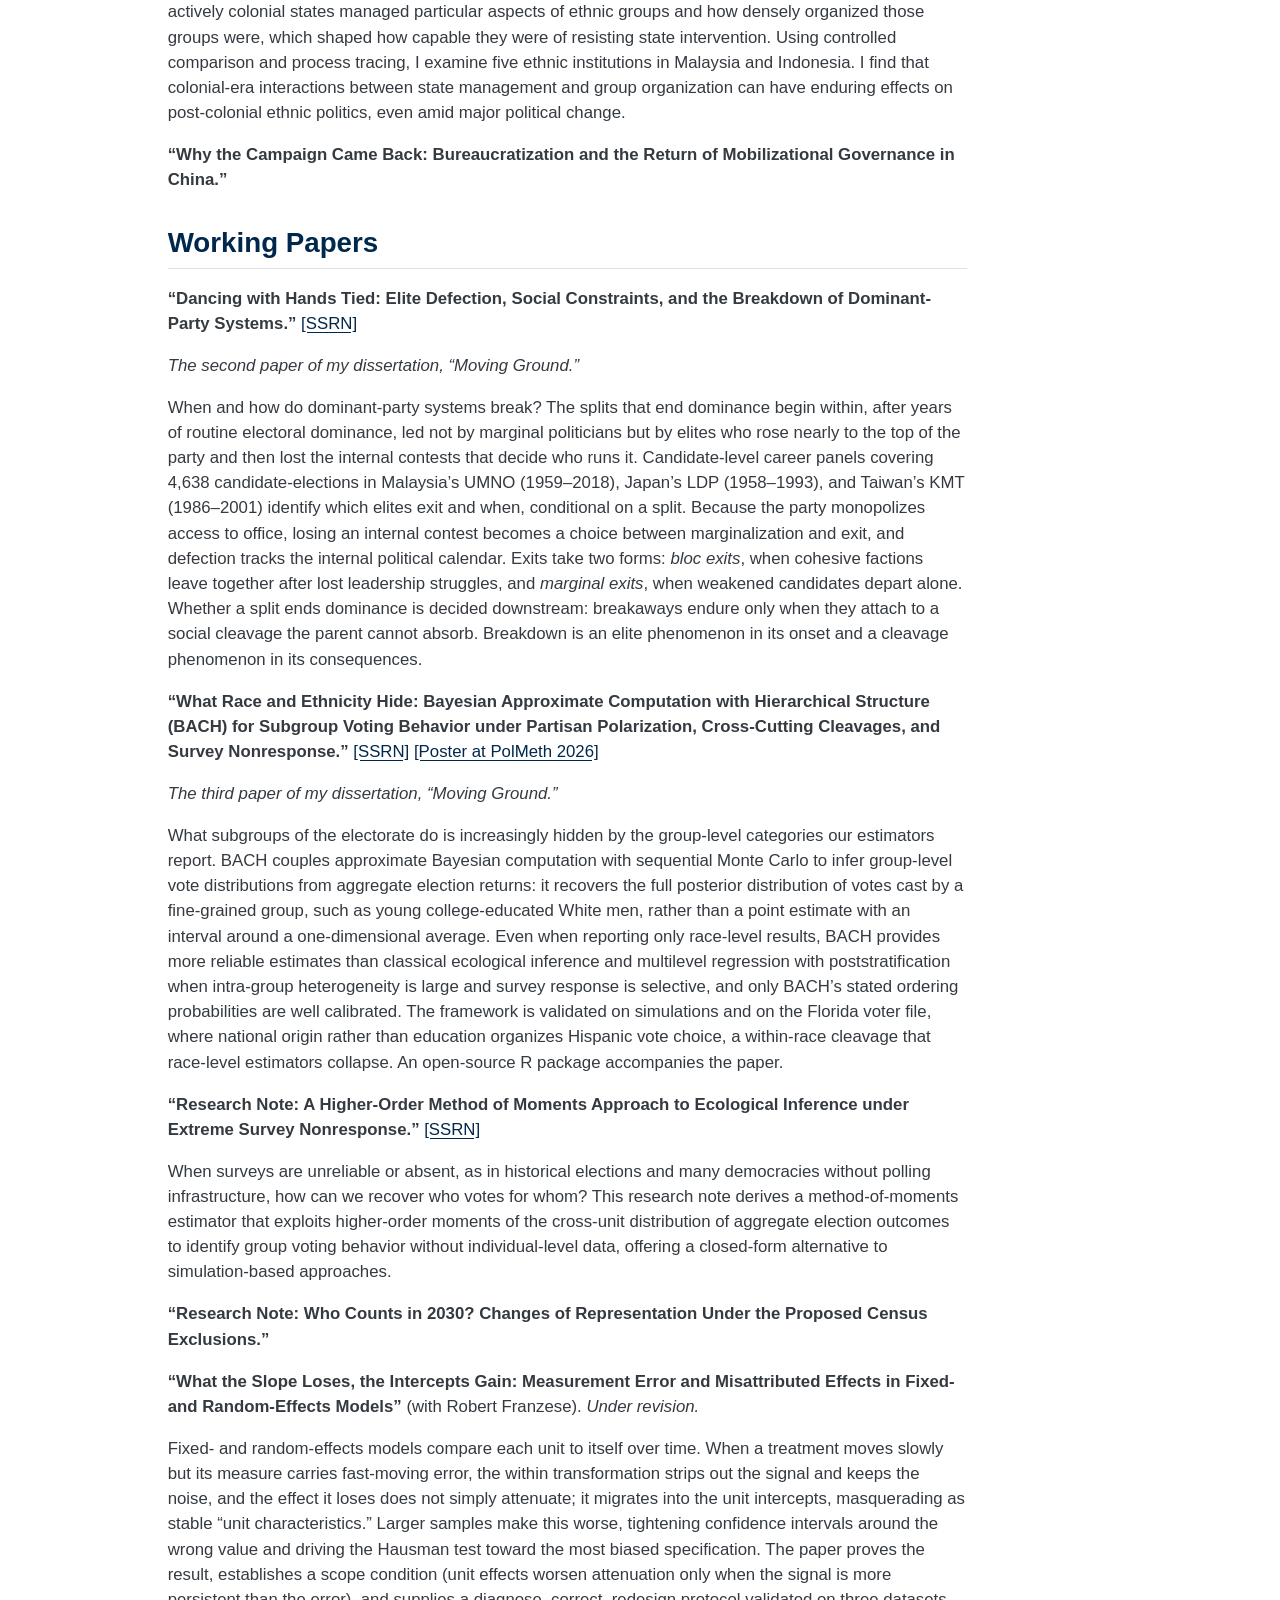
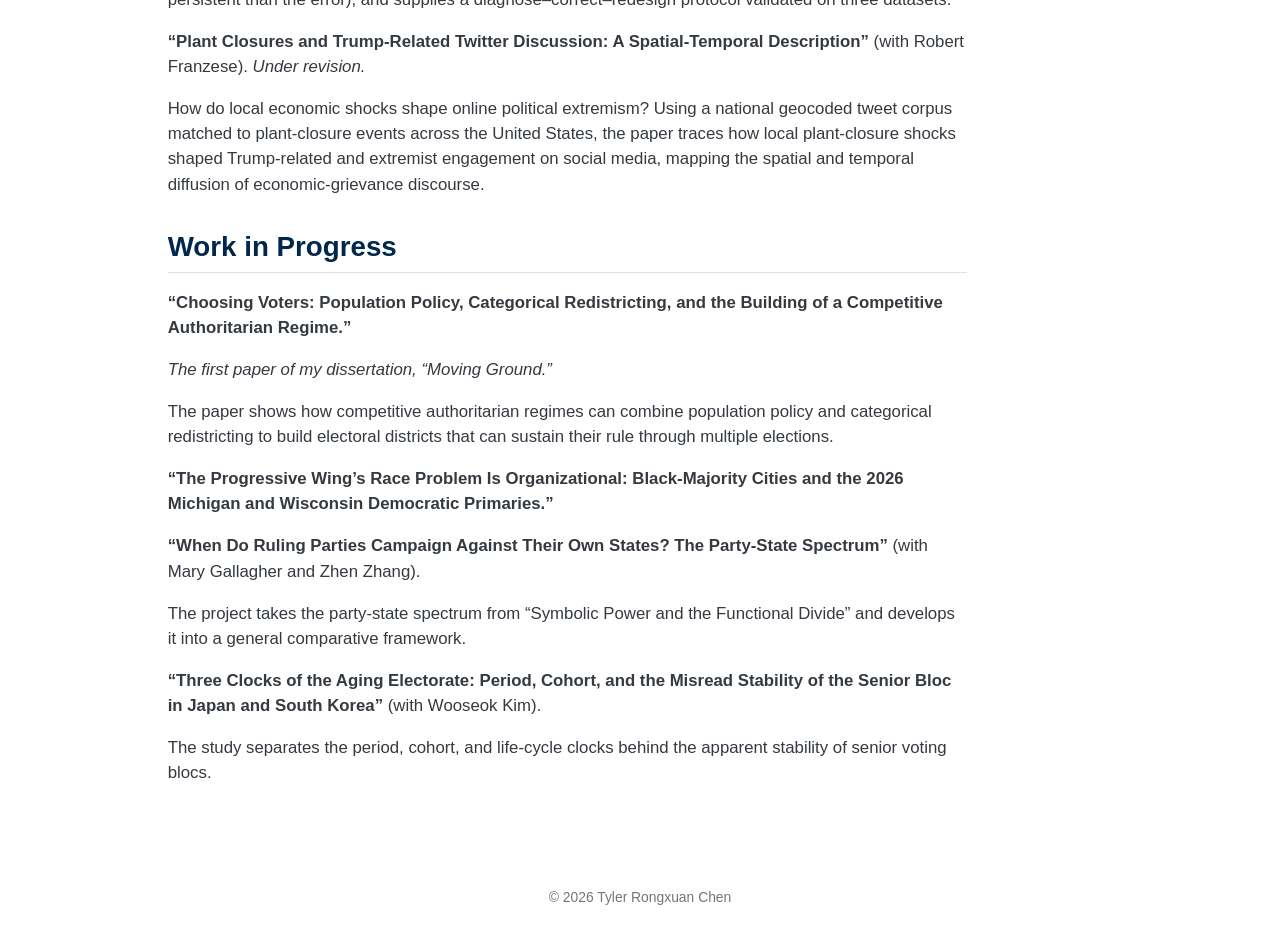
<file: research.html>
<!DOCTYPE html>
<html xmlns="http://www.w3.org/1999/xhtml" lang="en" xml:lang="en"><head>

<meta charset="utf-8">
<meta name="generator" content="quarto-1.10.18">

<meta name="viewport" content="width=device-width, initial-scale=1.0, user-scalable=yes">


<title>Research – Tyler Rongxuan Chen</title>
<style>
/* Default styles provided by pandoc.
** See https://pandoc.org/MANUAL.html#variables-for-html for config info.
*/
span.smallcaps{font-variant: small-caps;}
div.columns{display: flex; gap: 1.5em;}
div.column{flex: auto;}
@media screen {
div.columns{gap: min(4vw, 1.5em);}
div.column{overflow-x: auto;}
}
div.hanging-indent{margin-left: 1.5em; text-indent: -1.5em;}
ul.task-list{list-style: none;}
ul.task-list li input[type="checkbox"] {
  width: 0.8em;
  margin: 0 0.8em 0.2em -1em; /* quarto-specific, see https://github.com/quarto-dev/quarto-cli/issues/4556 */ 
  vertical-align: middle;
}
</style>


<script src="site_libs/quarto-nav/quarto-nav.js"></script>
<script src="site_libs/clipboard/clipboard.min.js"></script>
<script src="site_libs/quarto-search/autocomplete.umd.js"></script>
<script src="site_libs/quarto-search/fuse.min.js"></script>
<script src="site_libs/quarto-search/quarto-search.js"></script>
<meta name="quarto:offset" content="./">
<script src="site_libs/quarto-html/quarto.js" type="module"></script>
<script src="site_libs/quarto-html/tabsets/tabsets.js" type="module"></script>
<script src="site_libs/quarto-html/popper.min.js"></script>
<script src="site_libs/quarto-html/tippy.umd.min.js"></script>
<script src="site_libs/quarto-html/anchor.min.js"></script>
<link href="site_libs/quarto-html/tippy.css" rel="stylesheet">
<link href="site_libs/quarto-html/quarto-syntax-highlighting-64a204ab8560d761af7679ceaba22944.css" rel="stylesheet" id="quarto-text-highlighting-styles">
<script src="site_libs/bootstrap/bootstrap.min.js"></script>
<link href="site_libs/bootstrap/bootstrap-icons.css" rel="stylesheet">
<link href="site_libs/bootstrap/bootstrap-3b9a1a754504e1b850b1dd8a94b11211.min.css" rel="stylesheet" append-hash="true" id="quarto-bootstrap" data-mode="light">
<script id="quarto-search-options" type="application/json">{
  "location": "navbar",
  "copy-button": false,
  "collapse-after": 3,
  "panel-placement": "end",
  "type": "overlay",
  "limit": 50,
  "keyboard-shortcut": [
    "f",
    "/",
    "s"
  ],
  "show-item-context": false,
  "language": {
    "search-no-results-text": "No results",
    "search-matching-documents-text": "matching documents",
    "search-copy-link-title": "Copy link to search",
    "search-hide-matches-text": "Hide additional matches",
    "search-more-match-text": "more match in this document",
    "search-more-matches-text": "more matches in this document",
    "search-clear-button-title": "Clear",
    "search-text-placeholder": "",
    "search-detached-cancel-button-title": "Cancel",
    "search-submit-button-title": "Submit",
    "search-label": "Search"
  }
}</script>


<meta property="og:title" content="Research – Tyler Rongxuan Chen">
<meta property="og:description" content="Political scientist studying parties, party systems, and the geography of population groups">
<meta property="og:image" content="https://tylerrongxuanchen.github.io/assets/profile.jpg">
<meta property="og:site_name" content="Tyler Rongxuan Chen">
<meta name="twitter:title" content="Research – Tyler Rongxuan Chen">
<meta name="twitter:description" content="Political scientist studying parties, party systems, and the geography of population groups">
<meta name="twitter:image" content="https://tylerrongxuanchen.github.io/assets/profile.jpg">
<meta name="twitter:card" content="summary_large_image">
</head>

<body class="nav-fixed quarto-light">

<div id="quarto-search-results"></div>
  <header id="quarto-header" class="headroom fixed-top">
    <nav class="navbar navbar-expand-lg " data-bs-theme="dark">
      <div class="navbar-container container-fluid">
      <div class="navbar-brand-container mx-auto">
    <a class="navbar-brand" href="./index.html">
    <span class="navbar-title">Tyler Rongxuan Chen</span>
    </a>
  </div>
            <div id="quarto-search" class="" title="Search"></div>
          <button class="navbar-toggler" type="button" data-bs-toggle="collapse" data-bs-target="#navbarCollapse" aria-controls="navbarCollapse" role="menu" aria-expanded="false" aria-label="Toggle navigation" onclick="if (window.quartoToggleHeadroom) { window.quartoToggleHeadroom(); }">
  <span class="navbar-toggler-icon"></span>
</button>
          <div class="collapse navbar-collapse" id="navbarCollapse">
            <ul class="navbar-nav navbar-nav-scroll ms-auto">
  <li class="nav-item">
    <a class="nav-link" href="./index.html"> 
<span class="menu-text">Home</span></a>
  </li>  
  <li class="nav-item">
    <a class="nav-link active" href="./research.html" aria-current="page"> 
<span class="menu-text">Research</span></a>
  </li>  
  <li class="nav-item">
    <a class="nav-link" href="./data.html"> 
<span class="menu-text">Data</span></a>
  </li>  
  <li class="nav-item">
    <a class="nav-link" href="./teaching.html"> 
<span class="menu-text">Teaching</span></a>
  </li>  
  <li class="nav-item">
    <a class="nav-link" href="./cv.html"> 
<span class="menu-text">CV</span></a>
  </li>  
  <li class="nav-item">
    <a class="nav-link" href="./ai.html"> 
<span class="menu-text">Responsible use of AI</span></a>
  </li>  
  <li class="nav-item compact">
    <a class="nav-link" href="mailto:tylercr@umich.edu"> <i class="bi bi-envelope" role="img" aria-label="Email">
</i> 
<span class="menu-text"></span></a>
  </li>  
</ul>
          </div> <!-- /navcollapse -->
            <div class="quarto-navbar-tools">
</div>
      </div> <!-- /container-fluid -->
    </nav>
</header>
<!-- content -->
<div id="quarto-content" class="quarto-container page-columns page-rows-contents page-layout-article page-navbar">
<!-- sidebar -->
<!-- margin-sidebar -->
    <div id="quarto-margin-sidebar" class="sidebar margin-sidebar">
        <nav id="TOC" role="doc-toc" class="toc-active">
    <h2 id="toc-title">On this page</h2>
   
  <ul>
  <li><a href="#peer-reviewed-publications" id="toc-peer-reviewed-publications" class="nav-link active" data-scroll-target="#peer-reviewed-publications">Peer-Reviewed Publications</a></li>
  <li><a href="#under-review" id="toc-under-review" class="nav-link" data-scroll-target="#under-review">Under Review</a></li>
  <li><a href="#working-papers" id="toc-working-papers" class="nav-link" data-scroll-target="#working-papers">Working Papers</a></li>
  <li><a href="#work-in-progress" id="toc-work-in-progress" class="nav-link" data-scroll-target="#work-in-progress">Work in Progress</a></li>
  </ul>
</nav>
    </div>
<!-- main -->
<main class="content" id="quarto-document-content">

<header id="title-block-header" class="quarto-title-block default">
<div class="quarto-title">
<h1 class="title">Research</h1>
</div>



<div class="quarto-title-meta">

    
  
    
  </div>
  


</header>


<section id="peer-reviewed-publications" class="level2">
<h2 class="anchored" data-anchor-id="peer-reviewed-publications">Peer-Reviewed Publications</h2>
<p><strong>“Myth and Measurement: Spatial Heterogeneity, Ecological Fallacy, and the Urban Narrative in Peninsular Malaysia’s Electoral Politics.”</strong> 2026. <em>Journal of East Asian Studies</em> 26(1): 87–112. <a href="https://doi.org/10.1017/jea.2025.10024">[Open Access]</a> <a href="https://dataverse.harvard.edu/dataset.xhtml?persistentId=doi:10.7910/DVN/OKU1MG">[Replication]</a></p>
<p>Does Malaysia vote along urban–rural lines or along ethnic ones? Combining aggregate election returns from Peninsular Malaysia with survey evidence and modeling spatial heterogeneity to guard against ecological fallacy, the paper shows that the celebrated urban–rural divide is largely an artifact of aggregation: ethnicity, not urbanization, remains the dominant cleavage structuring party competition. The result demonstrates that aggregate election data, analyzed with attention to spatial heterogeneity, can substitute for surveys in settings where reliable polling is scarce.</p>
<p><strong>“Social Transformation in Malaysia and the Fragmentation of the Malay-Dominant Political Parties: Based on a Social Cleavage Structure Theory Perspective”</strong> (with Congcong Fu). <em>Southeast Asian Studies (东南亚研究)</em> 2021(3): 1–29. In Chinese. <a href="https://oversea.cnki.net/kcms2/article/abstract?v=k_902IEglk8wSAM2jIIpPwMplcseb-TNmzCu-UEY7hsAeQn_JdUn-ylxAAjwCAP5h29brc9sk6nXJFrsIvM5gsH1IAEU3SPDqEtT_K1a3ETRWRuBdhltEa7CAR0CRUYFvsWvxw3GEaQe5jHdzCGXcXBNCiA27XbkQy81bzL1fOg=&amp;uniplatform=OVERSEA">[Chinese Full Text]</a> <a href="https://papers.ssrn.com/sol3/papers.cfm?abstract_id=7118821">[English Translation on SSRN]</a></p>
<p>After Malaysia’s 2018 general election, five Malay-dominant parties held federal seats from Peninsular Malaysia alone, all tracing back to successive splits from UMNO. Drawing on social cleavage structure theory, the article argues that the fragmentation of Malay-dominant parties is the joint product of elite contradictions within political society and shifting cleavage structures within civil society. When intra-elite conflicts cannot be reconciled, or when a new social cleavage emerges, a new party is born; its survival depends on whether it can anchor itself to an existing or newly formed cleavage.</p>
<p><strong>“Social Transformation, Dispute over Routes and the Split of Malaysian Islamic Party (PAS)”</strong> (with Congcong Fu). <em>Southeast Asian Affairs (南洋问题研究)</em> 2020(1): 79–95. In Chinese. <a href="https://oversea.cnki.net/kcms2/article/abstract?v=k_902IEglk-nvaPkhlWOMWlvn66D9HnyUmLFRfYJ-gZ-9-GeWbzEwOMOwpxekXlczqZE8_xBy_VbfiGQSHcFqJQMSr7ddXJUREHbMyjugRamXT50_2D6oIVC3Xu6pZ0cWil8uFaPgpRfdYEb9YV37tlbbEOVUSnVX_226yQmIoI=&amp;uniplatform=OVERSEA">[Chinese Full Text]</a> <a href="https://papers.ssrn.com/sol3/papers.cfm?abstract_id=7118822">[English Translation on SSRN]</a></p>
<p>The expansion of the Malay ethnic middle class and the imbalance of regional development weakened the Ulama faction and differentiated the professional group within the Malaysian Islamic Party (PAS), triggering a dispute over how to realize an Islamic state. The internal struggle culminated in the 2015 split that produced the National Trust Party (AMANAH). The article traces this process through the changing factional composition of PAS and argues that AMANAH’s long-term survival requires differentiated positioning relative to other Malay-based parties and a unified ideological foundation.</p>
</section>
<section id="under-review" class="level2">
<h2 class="anchored" data-anchor-id="under-review">Under Review</h2>
<p><strong>“The Front Page and the Back Room: Demand Narrowing, Elite Coordination, and the Survival of Authoritarian Elites.”</strong></p>
<p>When an authoritarian leader faces a crisis they may not survive, how does a divided elite coordinate on abandoning them before the moment passes? The paper argues that two features of the crisis resolve the elite’s coordination problem: a public signal that narrows the opposition’s demand onto the leader by name, making their removal a survivable exit, and a communication environment open enough for divided elites to read that narrowing as common knowledge. Where both hold, the elite sheds the leader and keeps its places; where the demand stays systemic, or never settles on a target, the elite closes ranks and the leader endures. A global-game model carries the mechanism, tested at two scales: a day-by-day reconstruction of the week of Soeharto’s fall in May 1998, coded daily across twenty-seven elites in two dailies, and a seven-crisis comparison that separates leader-removal from elite survival on the same two features. The leader falls; the elite survives.</p>
<p><strong>“The Ramification of (Not) Being Governed: Colonial Rule, Social Density, and the Organization of Ethnic Politics in Post-Colonial Malaysia and Indonesia.”</strong></p>
<p>Research on colonial governance often argues that colonial states shaped post-colonial ethnic politics, but gives insufficient attention to ethnic groups’ own agency. Extending research on colonial legacies, I add a group-side variable, the baseline social density of an ethnic institution, and model its interaction with the colonial state’s decision to govern that institution or pass it over. I argue that the type of ethnic institutions that emerge, and how they interact with post-colonial states, depend on the interaction between how actively colonial states managed particular aspects of ethnic groups and how densely organized those groups were, which shaped how capable they were of resisting state intervention. Using controlled comparison and process tracing, I examine five ethnic institutions in Malaysia and Indonesia. I find that colonial-era interactions between state management and group organization can have enduring effects on post-colonial ethnic politics, even amid major political change.</p>
<p><strong>“Why the Campaign Came Back: Bureaucratization and the Return of Mobilizational Governance in China.”</strong></p>
</section>
<section id="working-papers" class="level2">
<h2 class="anchored" data-anchor-id="working-papers">Working Papers</h2>
<p><strong>“Dancing with Hands Tied: Elite Defection, Social Constraints, and the Breakdown of Dominant-Party Systems.”</strong> <a href="https://papers.ssrn.com/sol3/papers.cfm?abstract_id=7123960">[SSRN]</a></p>
<p><em>The second paper of my dissertation, “Moving Ground.”</em></p>
<p>When and how do dominant-party systems break? The splits that end dominance begin within, after years of routine electoral dominance, led not by marginal politicians but by elites who rose nearly to the top of the party and then lost the internal contests that decide who runs it. Candidate-level career panels covering 4,638 candidate-elections in Malaysia’s UMNO (1959–2018), Japan’s LDP (1958–1993), and Taiwan’s KMT (1986–2001) identify which elites exit and when, conditional on a split. Because the party monopolizes access to office, losing an internal contest becomes a choice between marginalization and exit, and defection tracks the internal political calendar. Exits take two forms: <em>bloc exits</em>, when cohesive factions leave together after lost leadership struggles, and <em>marginal exits</em>, when weakened candidates depart alone. Whether a split ends dominance is decided downstream: breakaways endure only when they attach to a social cleavage the parent cannot absorb. Breakdown is an elite phenomenon in its onset and a cleavage phenomenon in its consequences.</p>
<p><strong>“What Race and Ethnicity Hide: Bayesian Approximate Computation with Hierarchical Structure (BACH) for Subgroup Voting Behavior under Partisan Polarization, Cross-Cutting Cleavages, and Survey Nonresponse.”</strong> <a href="https://papers.ssrn.com/sol3/papers.cfm?abstract_id=6610738">[SSRN]</a> <a href="assets/papers/Chen_BACH_PolMeth_2026_Poster.pdf">[Poster at PolMeth 2026]</a></p>
<p><em>The third paper of my dissertation, “Moving Ground.”</em></p>
<p>What subgroups of the electorate do is increasingly hidden by the group-level categories our estimators report. BACH couples approximate Bayesian computation with sequential Monte Carlo to infer group-level vote distributions from aggregate election returns: it recovers the full posterior distribution of votes cast by a fine-grained group, such as young college-educated White men, rather than a point estimate with an interval around a one-dimensional average. Even when reporting only race-level results, BACH provides more reliable estimates than classical ecological inference and multilevel regression with poststratification when intra-group heterogeneity is large and survey response is selective, and only BACH’s stated ordering probabilities are well calibrated. The framework is validated on simulations and on the Florida voter file, where national origin rather than education organizes Hispanic vote choice, a within-race cleavage that race-level estimators collapse. An open-source R package accompanies the paper.</p>
<p><strong>“Research Note: A Higher-Order Method of Moments Approach to Ecological Inference under Extreme Survey Nonresponse.”</strong> <a href="https://papers.ssrn.com/sol3/papers.cfm?abstract_id=6610778">[SSRN]</a></p>
<p>When surveys are unreliable or absent, as in historical elections and many democracies without polling infrastructure, how can we recover who votes for whom? This research note derives a method-of-moments estimator that exploits higher-order moments of the cross-unit distribution of aggregate election outcomes to identify group voting behavior without individual-level data, offering a closed-form alternative to simulation-based approaches.</p>
<p><strong>“Research Note: Who Counts in 2030? Changes of Representation Under the Proposed Census Exclusions.”</strong></p>
<p><strong>“What the Slope Loses, the Intercepts Gain: Measurement Error and Misattributed Effects in Fixed- and Random-Effects Models”</strong> (with Robert Franzese). <em>Under revision.</em></p>
<p>Fixed- and random-effects models compare each unit to itself over time. When a treatment moves slowly but its measure carries fast-moving error, the within transformation strips out the signal and keeps the noise, and the effect it loses does not simply attenuate; it migrates into the unit intercepts, masquerading as stable “unit characteristics.” Larger samples make this worse, tightening confidence intervals around the wrong value and driving the Hausman test toward the most biased specification. The paper proves the result, establishes a scope condition (unit effects worsen attenuation only when the signal is more persistent than the error), and supplies a diagnose–correct–redesign protocol validated on three datasets.</p>
<p><strong>“Plant Closures and Trump-Related Twitter Discussion: A Spatial-Temporal Description”</strong> (with Robert Franzese). <em>Under revision.</em></p>
<p>How do local economic shocks shape online political extremism? Using a national geocoded tweet corpus matched to plant-closure events across the United States, the paper traces how local plant-closure shocks shaped Trump-related and extremist engagement on social media, mapping the spatial and temporal diffusion of economic-grievance discourse.</p>
</section>
<section id="work-in-progress" class="level2">
<h2 class="anchored" data-anchor-id="work-in-progress">Work in Progress</h2>
<p><strong>“Choosing Voters: Population Policy, Categorical Redistricting, and the Building of a Competitive Authoritarian Regime.”</strong></p>
<p><em>The first paper of my dissertation, “Moving Ground.”</em></p>
<p>The paper shows how competitive authoritarian regimes can combine population policy and categorical redistricting to build electoral districts that can sustain their rule through multiple elections.</p>
<p><strong>“The Progressive Wing’s Race Problem Is Organizational: Black-Majority Cities and the 2026 Michigan and Wisconsin Democratic Primaries.”</strong></p>
<p><strong>“When Do Ruling Parties Campaign Against Their Own States? The Party-State Spectrum”</strong> (with Mary Gallagher and Zhen Zhang).</p>
<p>The project takes the party-state spectrum from “Symbolic Power and the Functional Divide” and develops it into a general comparative framework.</p>
<p><strong>“Three Clocks of the Aging Electorate: Period, Cohort, and the Misread Stability of the Senior Bloc in Japan and South Korea”</strong> (with Wooseok Kim).</p>
<p>The study separates the period, cohort, and life-cycle clocks behind the apparent stability of senior voting blocs.</p>
<script type="application/ld+json">
{
  "@context": "https://schema.org",
  "@graph": [
    {
      "@type": "ScholarlyArticle",
      "headline": "Myth and Measurement: Spatial Heterogeneity, Ecological Fallacy, and the Urban Narrative in Peninsular Malaysia's Electoral Politics",
      "author": { "@id": "https://tylerrongxuanchen.github.io/#person" },
      "datePublished": "2026",
      "inLanguage": "en",
      "isPartOf": { "@type": "Periodical", "name": "Journal of East Asian Studies" },
      "volumeNumber": "26",
      "issueNumber": "1",
      "pagination": "87-112",
      "creativeWorkStatus": "Published",
      "identifier": "https://doi.org/10.1017/jea.2025.10024",
      "sameAs": "https://doi.org/10.1017/jea.2025.10024"
    },
    {
      "@type": "ScholarlyArticle",
      "headline": "Social Transformation in Malaysia and the Fragmentation of the Malay-Dominant Political Parties: Based on a Social Cleavage Structure Theory Perspective",
      "author": [
        { "@id": "https://tylerrongxuanchen.github.io/#person" },
        { "@type": "Person", "name": "Congcong Fu" }
      ],
      "datePublished": "2021",
      "inLanguage": "zh",
      "isPartOf": { "@type": "Periodical", "name": "Southeast Asian Studies (东南亚研究)" },
      "issueNumber": "3",
      "pagination": "1-29",
      "creativeWorkStatus": "Published"
    },
    {
      "@type": "ScholarlyArticle",
      "headline": "Social Transformation, Dispute over Routes and the Split of Malaysian Islamic Party (PAS)",
      "author": [
        { "@id": "https://tylerrongxuanchen.github.io/#person" },
        { "@type": "Person", "name": "Congcong Fu" }
      ],
      "datePublished": "2020",
      "inLanguage": "zh",
      "isPartOf": { "@type": "Periodical", "name": "Southeast Asian Affairs (南洋问题研究)" },
      "issueNumber": "1",
      "pagination": "79-95",
      "creativeWorkStatus": "Published"
    },
    {
      "@type": "ScholarlyArticle",
      "headline": "The Front Page and the Back Room: Demand Narrowing, Elite Coordination, and the Survival of Authoritarian Elites",
      "author": { "@id": "https://tylerrongxuanchen.github.io/#person" },
      "inLanguage": "en",
      "creativeWorkStatus": "Under review"
    },
    {
      "@type": "ScholarlyArticle",
      "headline": "The Ramification of (Not) Being Governed: Colonial Rule, Social Density, and the Organization of Ethnic Politics in Post-Colonial Malaysia and Indonesia",
      "author": { "@id": "https://tylerrongxuanchen.github.io/#person" },
      "inLanguage": "en",
      "creativeWorkStatus": "Under review"
    },
    {
      "@type": "ScholarlyArticle",
      "headline": "Why the Campaign Came Back: Bureaucratization and the Return of Mobilizational Governance in China",
      "author": { "@id": "https://tylerrongxuanchen.github.io/#person" },
      "inLanguage": "en",
      "creativeWorkStatus": "Under review"
    },
    {
      "@type": "ScholarlyArticle",
      "headline": "Dancing with Hands Tied: Elite Defection, Social Constraints, and the Breakdown of Dominant-Party Systems",
      "author": { "@id": "https://tylerrongxuanchen.github.io/#person" },
      "inLanguage": "en",
      "creativeWorkStatus": "Working paper",
      "url": "https://papers.ssrn.com/sol3/papers.cfm?abstract_id=7123960"
    },
    {
      "@type": "ScholarlyArticle",
      "headline": "What Race and Ethnicity Hide: Bayesian Approximate Computation with Hierarchical Structure (BACH) for Subgroup Voting Behavior under Partisan Polarization, Cross-Cutting Cleavages, and Survey Nonresponse",
      "author": { "@id": "https://tylerrongxuanchen.github.io/#person" },
      "inLanguage": "en",
      "creativeWorkStatus": "Working paper",
      "url": "https://papers.ssrn.com/sol3/papers.cfm?abstract_id=6610738"
    },
    {
      "@type": "ScholarlyArticle",
      "headline": "Research Note: A Higher-Order Method of Moments Approach to Ecological Inference under Extreme Survey Nonresponse",
      "author": { "@id": "https://tylerrongxuanchen.github.io/#person" },
      "inLanguage": "en",
      "creativeWorkStatus": "Working paper",
      "url": "https://papers.ssrn.com/sol3/papers.cfm?abstract_id=6610778"
    },
    {
      "@type": "ScholarlyArticle",
      "headline": "Research Note: Who Counts in 2030? Changes of Representation Under the Proposed Census Exclusions",
      "author": { "@id": "https://tylerrongxuanchen.github.io/#person" },
      "inLanguage": "en",
      "creativeWorkStatus": "Working paper"
    },
    {
      "@type": "ScholarlyArticle",
      "headline": "What the Slope Loses, the Intercepts Gain: Measurement Error and Misattributed Effects in Fixed- and Random-Effects Models",
      "author": [
        { "@id": "https://tylerrongxuanchen.github.io/#person" },
        { "@type": "Person", "name": "Robert Franzese" }
      ],
      "inLanguage": "en",
      "creativeWorkStatus": "Working paper"
    },
    {
      "@type": "ScholarlyArticle",
      "headline": "Plant Closures and Trump-Related Twitter Discussion: A Spatial-Temporal Description",
      "author": [
        { "@id": "https://tylerrongxuanchen.github.io/#person" },
        { "@type": "Person", "name": "Robert Franzese" }
      ],
      "inLanguage": "en",
      "creativeWorkStatus": "Working paper"
    }
  ]
}
</script>


</section>

</main> <!-- /main -->
<script id="quarto-html-after-body" type="application/javascript">
  window.document.addEventListener("DOMContentLoaded", function (event) {
    const icon = "";
    const anchorJS = new window.AnchorJS();
    anchorJS.options = {
      placement: 'right',
      icon: icon
    };
    anchorJS.add('.anchored');
    const isCodeAnnotation = (el) => {
      for (const clz of el.classList) {
        if (clz.startsWith('code-annotation-')) {                     
          return true;
        }
      }
      return false;
    }
    const onCopySuccess = function(e) {
      // button target
      const button = e.trigger;
      // don't keep focus
      button.blur();
      // flash "checked"
      button.classList.add('code-copy-button-checked');
      var currentTitle = button.getAttribute("title");
      button.setAttribute("title", "Copied!");
      let tooltip;
      if (window.bootstrap) {
        button.setAttribute("data-bs-toggle", "tooltip");
        button.setAttribute("data-bs-placement", "left");
        button.setAttribute("data-bs-title", "Copied!");
        tooltip = new bootstrap.Tooltip(button, 
          { trigger: "manual", 
            customClass: "code-copy-button-tooltip",
            offset: [0, -8]});
        tooltip.show();    
      }
      setTimeout(function() {
        if (tooltip) {
          tooltip.hide();
          button.removeAttribute("data-bs-title");
          button.removeAttribute("data-bs-toggle");
          button.removeAttribute("data-bs-placement");
        }
        button.setAttribute("title", currentTitle);
        button.classList.remove('code-copy-button-checked');
      }, 1000);
      // clear code selection
      e.clearSelection();
    }
    const getTextToCopy = function(trigger) {
      const outerScaffold = trigger.parentElement.cloneNode(true);
      const codeEl = outerScaffold.querySelector('code');
      for (const childEl of codeEl.children) {
        if (isCodeAnnotation(childEl)) {
          childEl.remove();
        }
      }
      return codeEl.innerText;
    }
    const clipboard = new window.ClipboardJS('.code-copy-button:not([data-in-quarto-modal])', {
      text: getTextToCopy
    });
    clipboard.on('success', onCopySuccess);
    if (window.document.getElementById('quarto-embedded-source-code-modal')) {
      const clipboardModal = new window.ClipboardJS('.code-copy-button[data-in-quarto-modal]', {
        text: getTextToCopy,
        container: window.document.getElementById('quarto-embedded-source-code-modal')
      });
      clipboardModal.on('success', onCopySuccess);
    }
      var localhostRegex = new RegExp(/^(?:http|https):\/\/localhost\:?[0-9]*\//);
      var mailtoRegex = new RegExp(/^mailto:/);
        var filterRegex = new RegExp("https:\/\/tylerrongxuanchen\.github\.io");
      var isInternal = (href) => {
          return filterRegex.test(href) || localhostRegex.test(href) || mailtoRegex.test(href);
      }
      // Inspect non-navigation links and adorn them if external
     var links = window.document.querySelectorAll('a[href]:not(.nav-link):not(.navbar-brand):not(.toc-action):not(.sidebar-link):not(.sidebar-item-toggle):not(.pagination-link):not(.no-external):not([aria-hidden]):not(.dropdown-item):not(.quarto-navigation-tool):not(.about-link)');
      for (var i=0; i<links.length; i++) {
        const link = links[i];
        if (!isInternal(link.href)) {
          // undo the damage that might have been done by quarto-nav.js in the case of
          // links that we want to consider external
          if (link.dataset.originalHref !== undefined) {
            link.href = link.dataset.originalHref;
          }
            // target, if specified
            link.setAttribute("target", "_blank");
            if (link.getAttribute("rel") === null) {
              link.setAttribute("rel", "noopener");
            }
        }
      }
    function tippyHover(el, contentFn, onTriggerFn, onUntriggerFn) {
      const config = {
        allowHTML: true,
        maxWidth: 500,
        delay: 100,
        arrow: false,
        appendTo: function(el) {
            return el.parentElement;
        },
        interactive: true,
        interactiveBorder: 10,
        theme: 'quarto',
        placement: 'bottom-start',
      };
      if (contentFn) {
        config.content = contentFn;
      }
      if (onTriggerFn) {
        config.onTrigger = onTriggerFn;
      }
      if (onUntriggerFn) {
        config.onUntrigger = onUntriggerFn;
      }
      window.tippy(el, config); 
    }
    const noterefs = window.document.querySelectorAll('a[role="doc-noteref"]');
    for (var i=0; i<noterefs.length; i++) {
      const ref = noterefs[i];
      tippyHover(ref, function() {
        // use id or data attribute instead here
        let href = ref.getAttribute('data-footnote-href') || ref.getAttribute('href');
        try { href = new URL(href).hash; } catch {}
        const id = href.replace(/^#\/?/, "");
        const note = window.document.getElementById(id);
        if (note) {
          return note.innerHTML;
        } else {
          return "";
        }
      });
    }
    const xrefs = window.document.querySelectorAll('a.quarto-xref');
    const processXRef = (id, note) => {
      // Strip column container classes
      const stripColumnClz = (el) => {
        el.classList.remove("page-full", "page-columns");
        if (el.children) {
          for (const child of el.children) {
            stripColumnClz(child);
          }
        }
      }
      stripColumnClz(note)
      if (id === null || id.startsWith('sec-')) {
        // Special case sections, only their first couple elements
        const container = document.createElement("div");
        if (note.children && note.children.length > 2) {
          container.appendChild(note.children[0].cloneNode(true));
          for (let i = 1; i < note.children.length; i++) {
            const child = note.children[i];
            if (child.tagName === "P" && child.innerText === "") {
              continue;
            } else {
              container.appendChild(child.cloneNode(true));
              break;
            }
          }
          if (window.Quarto?.typesetMath) {
            window.Quarto.typesetMath(container);
          }
          return container.innerHTML
        } else {
          if (window.Quarto?.typesetMath) {
            window.Quarto.typesetMath(note);
          }
          return note.innerHTML;
        }
      } else {
        // Remove any anchor links if they are present
        const anchorLink = note.querySelector('a.anchorjs-link');
        if (anchorLink) {
          anchorLink.remove();
        }
        if (window.Quarto?.typesetMath) {
          window.Quarto.typesetMath(note);
        }
        if (note.classList.contains("callout")) {
          return note.outerHTML;
        } else {
          return note.innerHTML;
        }
      }
    }
    for (var i=0; i<xrefs.length; i++) {
      const xref = xrefs[i];
      tippyHover(xref, undefined, function(instance) {
        instance.disable();
        let url = xref.getAttribute('href');
        let hash = undefined; 
        if (url.startsWith('#')) {
          hash = url;
        } else {
          try { hash = new URL(url).hash; } catch {}
        }
        if (hash) {
          const id = hash.replace(/^#\/?/, "");
          const note = window.document.getElementById(id);
          if (note !== null) {
            try {
              const html = processXRef(id, note.cloneNode(true));
              instance.setContent(html);
            } finally {
              instance.enable();
              instance.show();
            }
          } else {
            // See if we can fetch this
            fetch(url.split('#')[0])
            .then(res => res.text())
            .then(html => {
              const parser = new DOMParser();
              const htmlDoc = parser.parseFromString(html, "text/html");
              const note = htmlDoc.getElementById(id);
              if (note !== null) {
                const html = processXRef(id, note);
                instance.setContent(html);
              } 
            }).finally(() => {
              instance.enable();
              instance.show();
            });
          }
        } else {
          // See if we can fetch a full url (with no hash to target)
          // This is a special case and we should probably do some content thinning / targeting
          fetch(url)
          .then(res => res.text())
          .then(html => {
            const parser = new DOMParser();
            const htmlDoc = parser.parseFromString(html, "text/html");
            const note = htmlDoc.querySelector('main.content');
            if (note !== null) {
              // This should only happen for chapter cross references
              // (since there is no id in the URL)
              // remove the first header
              if (note.children.length > 0 && note.children[0].tagName === "HEADER") {
                note.children[0].remove();
              }
              const html = processXRef(null, note);
              instance.setContent(html);
            } 
          }).finally(() => {
            instance.enable();
            instance.show();
          });
        }
      }, function(instance) {
      });
    }
        let selectedAnnoteEl;
        const selectorForAnnotation = ( cell, annotation) => {
          let cellAttr = 'data-code-cell="' + cell + '"';
          let lineAttr = 'data-code-annotation="' +  annotation + '"';
          const selector = 'span[' + cellAttr + '][' + lineAttr + ']';
          return selector;
        }
        const selectCodeLines = (annoteEl) => {
          const doc = window.document;
          const targetCell = annoteEl.getAttribute("data-target-cell");
          const targetAnnotation = annoteEl.getAttribute("data-target-annotation");
          const annoteSpan = window.document.querySelector(selectorForAnnotation(targetCell, targetAnnotation));
          const lines = annoteSpan.getAttribute("data-code-lines").split(",");
          const lineIds = lines.map((line) => {
            return targetCell + "-" + line;
          })
          let top = null;
          let height = null;
          let parent = null;
          if (lineIds.length > 0) {
              //compute the position of the single el (top and bottom and make a div)
              const el = window.document.getElementById(lineIds[0]);
              top = el.offsetTop;
              height = el.offsetHeight;
              parent = el.parentElement.parentElement;
            if (lineIds.length > 1) {
              const lastEl = window.document.getElementById(lineIds[lineIds.length - 1]);
              const bottom = lastEl.offsetTop + lastEl.offsetHeight;
              height = bottom - top;
            }
            if (top !== null && height !== null && parent !== null) {
              // cook up a div (if necessary) and position it 
              let div = window.document.getElementById("code-annotation-line-highlight");
              if (div === null) {
                div = window.document.createElement("div");
                div.setAttribute("id", "code-annotation-line-highlight");
                div.style.position = 'absolute';
                parent.appendChild(div);
              }
              div.style.top = top - 2 + "px";
              div.style.height = height + 4 + "px";
              div.style.left = 0;
              let gutterDiv = window.document.getElementById("code-annotation-line-highlight-gutter");
              if (gutterDiv === null) {
                gutterDiv = window.document.createElement("div");
                gutterDiv.setAttribute("id", "code-annotation-line-highlight-gutter");
                gutterDiv.style.position = 'absolute';
                const codeCell = window.document.getElementById(targetCell);
                const gutter = codeCell.querySelector('.code-annotation-gutter');
                gutter.appendChild(gutterDiv);
              }
              gutterDiv.style.top = top - 2 + "px";
              gutterDiv.style.height = height + 4 + "px";
            }
            selectedAnnoteEl = annoteEl;
          }
        };
        const unselectCodeLines = () => {
          const elementsIds = ["code-annotation-line-highlight", "code-annotation-line-highlight-gutter"];
          elementsIds.forEach((elId) => {
            const div = window.document.getElementById(elId);
            if (div) {
              div.remove();
            }
          });
          selectedAnnoteEl = undefined;
        };
          // Handle positioning of the toggle
      window.addEventListener(
        "resize",
        throttle(() => {
          elRect = undefined;
          if (selectedAnnoteEl) {
            selectCodeLines(selectedAnnoteEl);
          }
        }, 10)
      );
      function throttle(fn, ms) {
      let throttle = false;
      let timer;
        return (...args) => {
          if(!throttle) { // first call gets through
              fn.apply(this, args);
              throttle = true;
          } else { // all the others get throttled
              if(timer) clearTimeout(timer); // cancel #2
              timer = setTimeout(() => {
                fn.apply(this, args);
                timer = throttle = false;
              }, ms);
          }
        };
      }
        // Attach click handler to the DT
        const annoteDls = window.document.querySelectorAll('dt[data-target-cell]');
        for (const annoteDlNode of annoteDls) {
          annoteDlNode.addEventListener('click', (event) => {
            const clickedEl = event.target;
            if (clickedEl !== selectedAnnoteEl) {
              unselectCodeLines();
              const activeEl = window.document.querySelector('dt[data-target-cell].code-annotation-active');
              if (activeEl) {
                activeEl.classList.remove('code-annotation-active');
              }
              selectCodeLines(clickedEl);
              clickedEl.classList.add('code-annotation-active');
            } else {
              // Unselect the line
              unselectCodeLines();
              clickedEl.classList.remove('code-annotation-active');
            }
          });
        }
    const findCites = (el) => {
      const parentEl = el.parentElement;
      if (parentEl) {
        const cites = parentEl.dataset.cites;
        if (cites) {
          return {
            el,
            cites: cites.split(' ')
          };
        } else {
          return findCites(el.parentElement)
        }
      } else {
        return undefined;
      }
    };
    var bibliorefs = window.document.querySelectorAll('a[role="doc-biblioref"]');
    for (var i=0; i<bibliorefs.length; i++) {
      const ref = bibliorefs[i];
      const citeInfo = findCites(ref);
      if (citeInfo) {
        tippyHover(citeInfo.el, function() {
          var popup = window.document.createElement('div');
          citeInfo.cites.forEach(function(cite) {
            var citeDiv = window.document.createElement('div');
            citeDiv.classList.add('hanging-indent');
            citeDiv.classList.add('csl-entry');
            var biblioDiv = window.document.getElementById('ref-' + cite);
            if (biblioDiv) {
              citeDiv.innerHTML = biblioDiv.innerHTML;
            }
            popup.appendChild(citeDiv);
          });
          return popup.innerHTML;
        });
      }
    }
  });
  </script>
</div> <!-- /content -->
<footer class="footer">
  <div class="nav-footer">
    <div class="nav-footer-left">
      &nbsp;
    </div>   
    <div class="nav-footer-center">
<p>© 2026 Tyler Rongxuan Chen</p>
</div>
    <div class="nav-footer-right">
      &nbsp;
    </div>
  </div>
</footer>




</body></html>
</file>
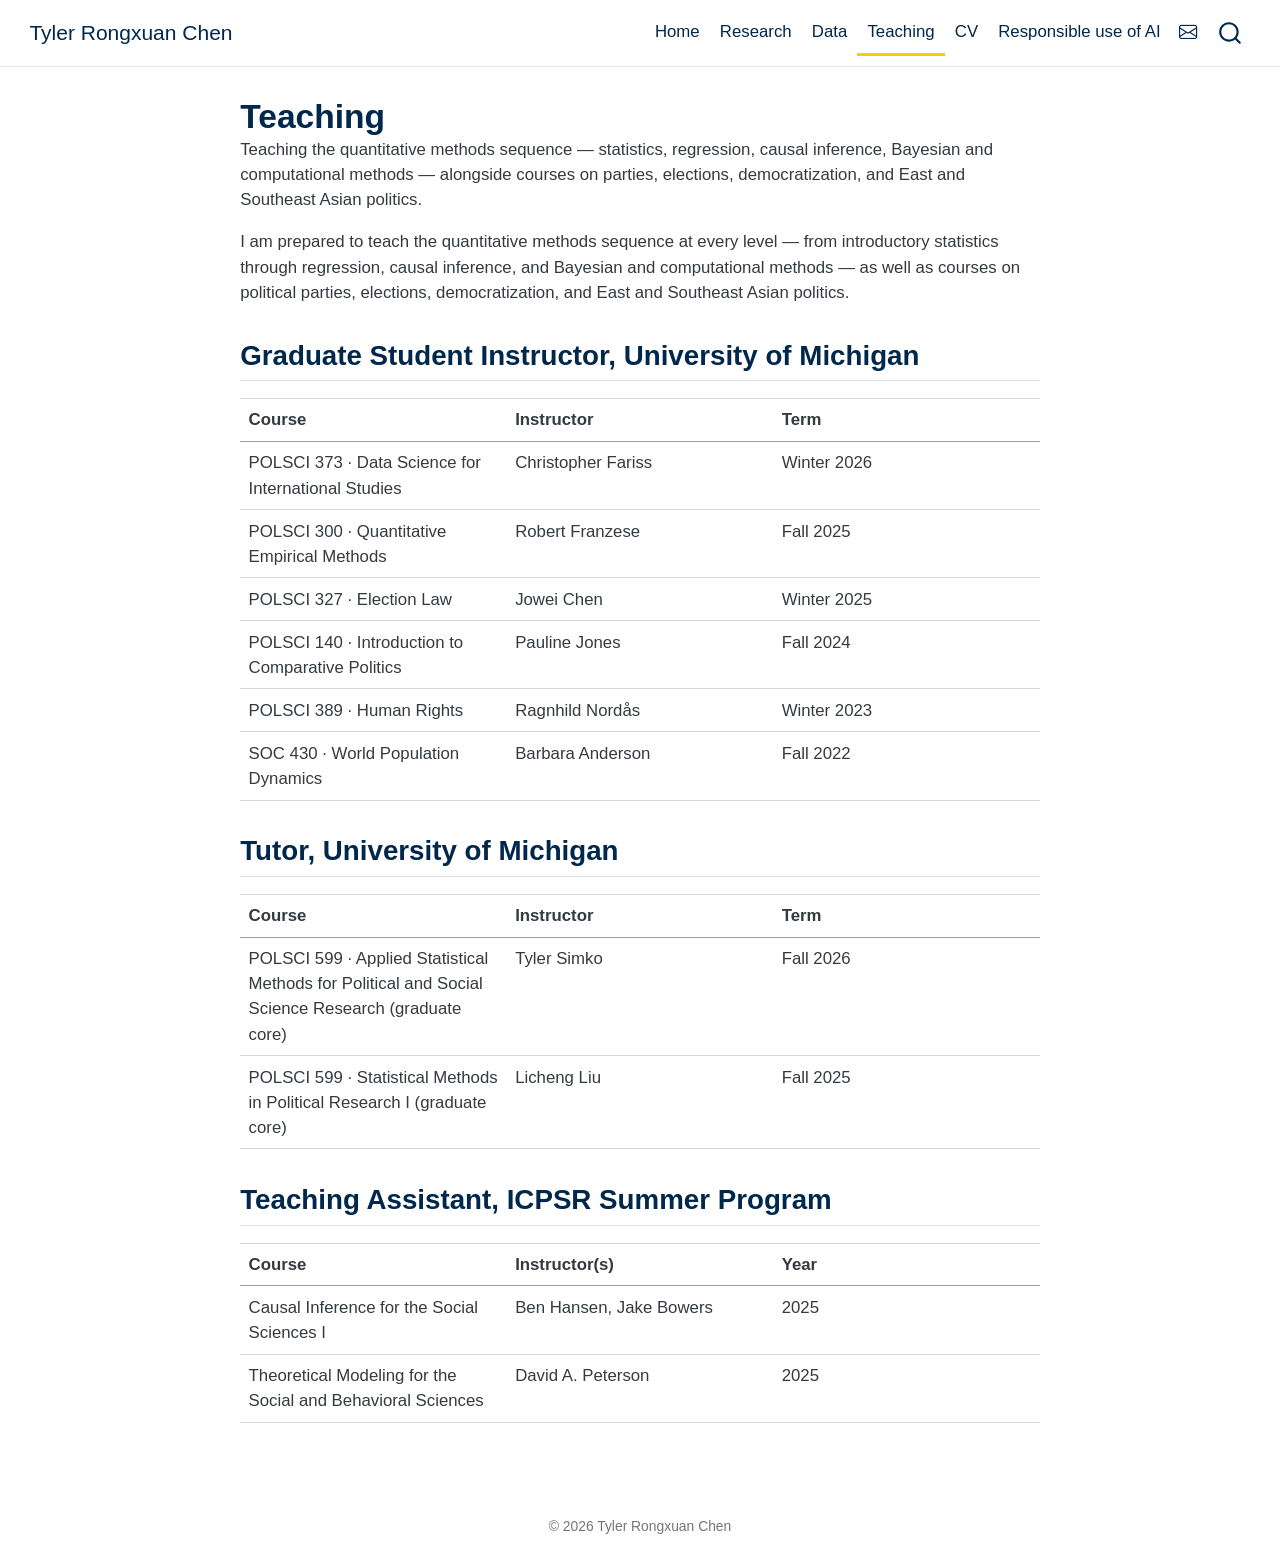
<file: teaching.html>
<!DOCTYPE html>
<html xmlns="http://www.w3.org/1999/xhtml" lang="en" xml:lang="en"><head>

<meta charset="utf-8">
<meta name="generator" content="quarto-1.10.18">

<meta name="viewport" content="width=device-width, initial-scale=1.0, user-scalable=yes">

<meta name="description" content="Teaching the quantitative methods sequence — statistics, regression, causal inference, Bayesian and computational methods — alongside courses on parties, elections, democratization, and East and Southeast Asian politics.">

<title>Teaching – Tyler Rongxuan Chen</title>
<style>
/* Default styles provided by pandoc.
** See https://pandoc.org/MANUAL.html#variables-for-html for config info.
*/
span.smallcaps{font-variant: small-caps;}
div.columns{display: flex; gap: 1.5em;}
div.column{flex: auto;}
@media screen {
div.columns{gap: min(4vw, 1.5em);}
div.column{overflow-x: auto;}
}
div.hanging-indent{margin-left: 1.5em; text-indent: -1.5em;}
ul.task-list{list-style: none;}
ul.task-list li input[type="checkbox"] {
  width: 0.8em;
  margin: 0 0.8em 0.2em -1em; /* quarto-specific, see https://github.com/quarto-dev/quarto-cli/issues/4556 */ 
  vertical-align: middle;
}
</style>


<script src="site_libs/quarto-nav/quarto-nav.js"></script>
<script src="site_libs/clipboard/clipboard.min.js"></script>
<script src="site_libs/quarto-search/autocomplete.umd.js"></script>
<script src="site_libs/quarto-search/fuse.min.js"></script>
<script src="site_libs/quarto-search/quarto-search.js"></script>
<meta name="quarto:offset" content="./">
<script src="site_libs/quarto-html/quarto.js" type="module"></script>
<script src="site_libs/quarto-html/tabsets/tabsets.js" type="module"></script>
<script src="site_libs/quarto-html/popper.min.js"></script>
<script src="site_libs/quarto-html/tippy.umd.min.js"></script>
<script src="site_libs/quarto-html/anchor.min.js"></script>
<link href="site_libs/quarto-html/tippy.css" rel="stylesheet">
<link href="site_libs/quarto-html/quarto-syntax-highlighting-64a204ab8560d761af7679ceaba22944.css" rel="stylesheet" id="quarto-text-highlighting-styles">
<script src="site_libs/bootstrap/bootstrap.min.js"></script>
<link href="site_libs/bootstrap/bootstrap-icons.css" rel="stylesheet">
<link href="site_libs/bootstrap/bootstrap-3b9a1a754504e1b850b1dd8a94b11211.min.css" rel="stylesheet" append-hash="true" id="quarto-bootstrap" data-mode="light">
<script id="quarto-search-options" type="application/json">{
  "location": "navbar",
  "copy-button": false,
  "collapse-after": 3,
  "panel-placement": "end",
  "type": "overlay",
  "limit": 50,
  "keyboard-shortcut": [
    "f",
    "/",
    "s"
  ],
  "show-item-context": false,
  "language": {
    "search-no-results-text": "No results",
    "search-matching-documents-text": "matching documents",
    "search-copy-link-title": "Copy link to search",
    "search-hide-matches-text": "Hide additional matches",
    "search-more-match-text": "more match in this document",
    "search-more-matches-text": "more matches in this document",
    "search-clear-button-title": "Clear",
    "search-text-placeholder": "",
    "search-detached-cancel-button-title": "Cancel",
    "search-submit-button-title": "Submit",
    "search-label": "Search"
  }
}</script>


<meta property="og:title" content="Teaching – Tyler Rongxuan Chen">
<meta property="og:description" content="Teaching the quantitative methods sequence — statistics, regression, causal inference, Bayesian and computational methods — alongside courses on parties, elections, democratization, and East and Southeast Asian politics.">
<meta property="og:image" content="https://tylerrongxuanchen.github.io/assets/profile.jpg">
<meta property="og:site_name" content="Tyler Rongxuan Chen">
<meta name="twitter:title" content="Teaching – Tyler Rongxuan Chen">
<meta name="twitter:description" content="Teaching the quantitative methods sequence — statistics, regression, causal inference, Bayesian and computational methods — alongside courses on parties, elections, democratization, and East and Southeast Asian politics.">
<meta name="twitter:image" content="https://tylerrongxuanchen.github.io/assets/profile.jpg">
<meta name="twitter:card" content="summary_large_image">
</head>

<body class="nav-fixed fullcontent quarto-light">

<div id="quarto-search-results"></div>
  <header id="quarto-header" class="headroom fixed-top">
    <nav class="navbar navbar-expand-lg " data-bs-theme="dark">
      <div class="navbar-container container-fluid">
      <div class="navbar-brand-container mx-auto">
    <a class="navbar-brand" href="./index.html">
    <span class="navbar-title">Tyler Rongxuan Chen</span>
    </a>
  </div>
            <div id="quarto-search" class="" title="Search"></div>
          <button class="navbar-toggler" type="button" data-bs-toggle="collapse" data-bs-target="#navbarCollapse" aria-controls="navbarCollapse" role="menu" aria-expanded="false" aria-label="Toggle navigation" onclick="if (window.quartoToggleHeadroom) { window.quartoToggleHeadroom(); }">
  <span class="navbar-toggler-icon"></span>
</button>
          <div class="collapse navbar-collapse" id="navbarCollapse">
            <ul class="navbar-nav navbar-nav-scroll ms-auto">
  <li class="nav-item">
    <a class="nav-link" href="./index.html"> 
<span class="menu-text">Home</span></a>
  </li>  
  <li class="nav-item">
    <a class="nav-link" href="./research.html"> 
<span class="menu-text">Research</span></a>
  </li>  
  <li class="nav-item">
    <a class="nav-link" href="./data.html"> 
<span class="menu-text">Data</span></a>
  </li>  
  <li class="nav-item">
    <a class="nav-link active" href="./teaching.html" aria-current="page"> 
<span class="menu-text">Teaching</span></a>
  </li>  
  <li class="nav-item">
    <a class="nav-link" href="./cv.html"> 
<span class="menu-text">CV</span></a>
  </li>  
  <li class="nav-item">
    <a class="nav-link" href="./ai.html"> 
<span class="menu-text">Responsible use of AI</span></a>
  </li>  
  <li class="nav-item compact">
    <a class="nav-link" href="mailto:tylercr@umich.edu"> <i class="bi bi-envelope" role="img" aria-label="Email">
</i> 
<span class="menu-text"></span></a>
  </li>  
</ul>
          </div> <!-- /navcollapse -->
            <div class="quarto-navbar-tools">
</div>
      </div> <!-- /container-fluid -->
    </nav>
</header>
<!-- content -->
<div id="quarto-content" class="quarto-container page-columns page-rows-contents page-layout-article page-navbar">
<!-- sidebar -->
<!-- margin-sidebar -->
    
<!-- main -->
<main class="content" id="quarto-document-content">

<header id="title-block-header" class="quarto-title-block default">
<div class="quarto-title">
<h1 class="title">Teaching</h1>
</div>

<div>
  <div class="description">
    Teaching the quantitative methods sequence — statistics, regression, causal inference, Bayesian and computational methods — alongside courses on parties, elections, democratization, and East and Southeast Asian politics.
  </div>
</div>


<div class="quarto-title-meta">

    
  
    
  </div>
  


</header>


<p>I am prepared to teach the quantitative methods sequence at every level — from introductory statistics through regression, causal inference, and Bayesian and computational methods — as well as courses on political parties, elections, democratization, and East and Southeast Asian politics.</p>
<section id="graduate-student-instructor-university-of-michigan" class="level2">
<h2 class="anchored" data-anchor-id="graduate-student-instructor-university-of-michigan">Graduate Student Instructor, University of Michigan</h2>
<table class="caption-top table">
<colgroup>
<col style="width: 33%">
<col style="width: 33%">
<col style="width: 33%">
</colgroup>
<thead>
<tr class="header">
<th>Course</th>
<th>Instructor</th>
<th>Term</th>
</tr>
</thead>
<tbody>
<tr class="odd">
<td>POLSCI 373 · Data Science for International Studies</td>
<td>Christopher Fariss</td>
<td>Winter 2026</td>
</tr>
<tr class="even">
<td>POLSCI 300 · Quantitative Empirical Methods</td>
<td>Robert Franzese</td>
<td>Fall 2025</td>
</tr>
<tr class="odd">
<td>POLSCI 327 · Election Law</td>
<td>Jowei Chen</td>
<td>Winter 2025</td>
</tr>
<tr class="even">
<td>POLSCI 140 · Introduction to Comparative Politics</td>
<td>Pauline Jones</td>
<td>Fall 2024</td>
</tr>
<tr class="odd">
<td>POLSCI 389 · Human Rights</td>
<td>Ragnhild Nordås</td>
<td>Winter 2023</td>
</tr>
<tr class="even">
<td>SOC 430 · World Population Dynamics</td>
<td>Barbara Anderson</td>
<td>Fall 2022</td>
</tr>
</tbody>
</table>
</section>
<section id="tutor-university-of-michigan" class="level2">
<h2 class="anchored" data-anchor-id="tutor-university-of-michigan">Tutor, University of Michigan</h2>
<table class="caption-top table">
<colgroup>
<col style="width: 33%">
<col style="width: 33%">
<col style="width: 33%">
</colgroup>
<thead>
<tr class="header">
<th>Course</th>
<th>Instructor</th>
<th>Term</th>
</tr>
</thead>
<tbody>
<tr class="odd">
<td>POLSCI 599 · Applied Statistical Methods for Political and Social Science Research (graduate core)</td>
<td>Tyler Simko</td>
<td>Fall 2026</td>
</tr>
<tr class="even">
<td>POLSCI 599 · Statistical Methods in Political Research I (graduate core)</td>
<td>Licheng Liu</td>
<td>Fall 2025</td>
</tr>
</tbody>
</table>
</section>
<section id="teaching-assistant-icpsr-summer-program" class="level2">
<h2 class="anchored" data-anchor-id="teaching-assistant-icpsr-summer-program">Teaching Assistant, ICPSR Summer Program</h2>
<table class="caption-top table">
<colgroup>
<col style="width: 33%">
<col style="width: 33%">
<col style="width: 33%">
</colgroup>
<thead>
<tr class="header">
<th>Course</th>
<th>Instructor(s)</th>
<th>Year</th>
</tr>
</thead>
<tbody>
<tr class="odd">
<td>Causal Inference for the Social Sciences I</td>
<td>Ben Hansen, Jake Bowers</td>
<td>2025</td>
</tr>
<tr class="even">
<td>Theoretical Modeling for the Social and Behavioral Sciences</td>
<td>David A. Peterson</td>
<td>2025</td>
</tr>
</tbody>
</table>


</section>

</main> <!-- /main -->
<script id="quarto-html-after-body" type="application/javascript">
  window.document.addEventListener("DOMContentLoaded", function (event) {
    const icon = "";
    const anchorJS = new window.AnchorJS();
    anchorJS.options = {
      placement: 'right',
      icon: icon
    };
    anchorJS.add('.anchored');
    const isCodeAnnotation = (el) => {
      for (const clz of el.classList) {
        if (clz.startsWith('code-annotation-')) {                     
          return true;
        }
      }
      return false;
    }
    const onCopySuccess = function(e) {
      // button target
      const button = e.trigger;
      // don't keep focus
      button.blur();
      // flash "checked"
      button.classList.add('code-copy-button-checked');
      var currentTitle = button.getAttribute("title");
      button.setAttribute("title", "Copied!");
      let tooltip;
      if (window.bootstrap) {
        button.setAttribute("data-bs-toggle", "tooltip");
        button.setAttribute("data-bs-placement", "left");
        button.setAttribute("data-bs-title", "Copied!");
        tooltip = new bootstrap.Tooltip(button, 
          { trigger: "manual", 
            customClass: "code-copy-button-tooltip",
            offset: [0, -8]});
        tooltip.show();    
      }
      setTimeout(function() {
        if (tooltip) {
          tooltip.hide();
          button.removeAttribute("data-bs-title");
          button.removeAttribute("data-bs-toggle");
          button.removeAttribute("data-bs-placement");
        }
        button.setAttribute("title", currentTitle);
        button.classList.remove('code-copy-button-checked');
      }, 1000);
      // clear code selection
      e.clearSelection();
    }
    const getTextToCopy = function(trigger) {
      const outerScaffold = trigger.parentElement.cloneNode(true);
      const codeEl = outerScaffold.querySelector('code');
      for (const childEl of codeEl.children) {
        if (isCodeAnnotation(childEl)) {
          childEl.remove();
        }
      }
      return codeEl.innerText;
    }
    const clipboard = new window.ClipboardJS('.code-copy-button:not([data-in-quarto-modal])', {
      text: getTextToCopy
    });
    clipboard.on('success', onCopySuccess);
    if (window.document.getElementById('quarto-embedded-source-code-modal')) {
      const clipboardModal = new window.ClipboardJS('.code-copy-button[data-in-quarto-modal]', {
        text: getTextToCopy,
        container: window.document.getElementById('quarto-embedded-source-code-modal')
      });
      clipboardModal.on('success', onCopySuccess);
    }
      var localhostRegex = new RegExp(/^(?:http|https):\/\/localhost\:?[0-9]*\//);
      var mailtoRegex = new RegExp(/^mailto:/);
        var filterRegex = new RegExp("https:\/\/tylerrongxuanchen\.github\.io");
      var isInternal = (href) => {
          return filterRegex.test(href) || localhostRegex.test(href) || mailtoRegex.test(href);
      }
      // Inspect non-navigation links and adorn them if external
     var links = window.document.querySelectorAll('a[href]:not(.nav-link):not(.navbar-brand):not(.toc-action):not(.sidebar-link):not(.sidebar-item-toggle):not(.pagination-link):not(.no-external):not([aria-hidden]):not(.dropdown-item):not(.quarto-navigation-tool):not(.about-link)');
      for (var i=0; i<links.length; i++) {
        const link = links[i];
        if (!isInternal(link.href)) {
          // undo the damage that might have been done by quarto-nav.js in the case of
          // links that we want to consider external
          if (link.dataset.originalHref !== undefined) {
            link.href = link.dataset.originalHref;
          }
            // target, if specified
            link.setAttribute("target", "_blank");
            if (link.getAttribute("rel") === null) {
              link.setAttribute("rel", "noopener");
            }
        }
      }
    function tippyHover(el, contentFn, onTriggerFn, onUntriggerFn) {
      const config = {
        allowHTML: true,
        maxWidth: 500,
        delay: 100,
        arrow: false,
        appendTo: function(el) {
            return el.parentElement;
        },
        interactive: true,
        interactiveBorder: 10,
        theme: 'quarto',
        placement: 'bottom-start',
      };
      if (contentFn) {
        config.content = contentFn;
      }
      if (onTriggerFn) {
        config.onTrigger = onTriggerFn;
      }
      if (onUntriggerFn) {
        config.onUntrigger = onUntriggerFn;
      }
      window.tippy(el, config); 
    }
    const noterefs = window.document.querySelectorAll('a[role="doc-noteref"]');
    for (var i=0; i<noterefs.length; i++) {
      const ref = noterefs[i];
      tippyHover(ref, function() {
        // use id or data attribute instead here
        let href = ref.getAttribute('data-footnote-href') || ref.getAttribute('href');
        try { href = new URL(href).hash; } catch {}
        const id = href.replace(/^#\/?/, "");
        const note = window.document.getElementById(id);
        if (note) {
          return note.innerHTML;
        } else {
          return "";
        }
      });
    }
    const xrefs = window.document.querySelectorAll('a.quarto-xref');
    const processXRef = (id, note) => {
      // Strip column container classes
      const stripColumnClz = (el) => {
        el.classList.remove("page-full", "page-columns");
        if (el.children) {
          for (const child of el.children) {
            stripColumnClz(child);
          }
        }
      }
      stripColumnClz(note)
      if (id === null || id.startsWith('sec-')) {
        // Special case sections, only their first couple elements
        const container = document.createElement("div");
        if (note.children && note.children.length > 2) {
          container.appendChild(note.children[0].cloneNode(true));
          for (let i = 1; i < note.children.length; i++) {
            const child = note.children[i];
            if (child.tagName === "P" && child.innerText === "") {
              continue;
            } else {
              container.appendChild(child.cloneNode(true));
              break;
            }
          }
          if (window.Quarto?.typesetMath) {
            window.Quarto.typesetMath(container);
          }
          return container.innerHTML
        } else {
          if (window.Quarto?.typesetMath) {
            window.Quarto.typesetMath(note);
          }
          return note.innerHTML;
        }
      } else {
        // Remove any anchor links if they are present
        const anchorLink = note.querySelector('a.anchorjs-link');
        if (anchorLink) {
          anchorLink.remove();
        }
        if (window.Quarto?.typesetMath) {
          window.Quarto.typesetMath(note);
        }
        if (note.classList.contains("callout")) {
          return note.outerHTML;
        } else {
          return note.innerHTML;
        }
      }
    }
    for (var i=0; i<xrefs.length; i++) {
      const xref = xrefs[i];
      tippyHover(xref, undefined, function(instance) {
        instance.disable();
        let url = xref.getAttribute('href');
        let hash = undefined; 
        if (url.startsWith('#')) {
          hash = url;
        } else {
          try { hash = new URL(url).hash; } catch {}
        }
        if (hash) {
          const id = hash.replace(/^#\/?/, "");
          const note = window.document.getElementById(id);
          if (note !== null) {
            try {
              const html = processXRef(id, note.cloneNode(true));
              instance.setContent(html);
            } finally {
              instance.enable();
              instance.show();
            }
          } else {
            // See if we can fetch this
            fetch(url.split('#')[0])
            .then(res => res.text())
            .then(html => {
              const parser = new DOMParser();
              const htmlDoc = parser.parseFromString(html, "text/html");
              const note = htmlDoc.getElementById(id);
              if (note !== null) {
                const html = processXRef(id, note);
                instance.setContent(html);
              } 
            }).finally(() => {
              instance.enable();
              instance.show();
            });
          }
        } else {
          // See if we can fetch a full url (with no hash to target)
          // This is a special case and we should probably do some content thinning / targeting
          fetch(url)
          .then(res => res.text())
          .then(html => {
            const parser = new DOMParser();
            const htmlDoc = parser.parseFromString(html, "text/html");
            const note = htmlDoc.querySelector('main.content');
            if (note !== null) {
              // This should only happen for chapter cross references
              // (since there is no id in the URL)
              // remove the first header
              if (note.children.length > 0 && note.children[0].tagName === "HEADER") {
                note.children[0].remove();
              }
              const html = processXRef(null, note);
              instance.setContent(html);
            } 
          }).finally(() => {
            instance.enable();
            instance.show();
          });
        }
      }, function(instance) {
      });
    }
        let selectedAnnoteEl;
        const selectorForAnnotation = ( cell, annotation) => {
          let cellAttr = 'data-code-cell="' + cell + '"';
          let lineAttr = 'data-code-annotation="' +  annotation + '"';
          const selector = 'span[' + cellAttr + '][' + lineAttr + ']';
          return selector;
        }
        const selectCodeLines = (annoteEl) => {
          const doc = window.document;
          const targetCell = annoteEl.getAttribute("data-target-cell");
          const targetAnnotation = annoteEl.getAttribute("data-target-annotation");
          const annoteSpan = window.document.querySelector(selectorForAnnotation(targetCell, targetAnnotation));
          const lines = annoteSpan.getAttribute("data-code-lines").split(",");
          const lineIds = lines.map((line) => {
            return targetCell + "-" + line;
          })
          let top = null;
          let height = null;
          let parent = null;
          if (lineIds.length > 0) {
              //compute the position of the single el (top and bottom and make a div)
              const el = window.document.getElementById(lineIds[0]);
              top = el.offsetTop;
              height = el.offsetHeight;
              parent = el.parentElement.parentElement;
            if (lineIds.length > 1) {
              const lastEl = window.document.getElementById(lineIds[lineIds.length - 1]);
              const bottom = lastEl.offsetTop + lastEl.offsetHeight;
              height = bottom - top;
            }
            if (top !== null && height !== null && parent !== null) {
              // cook up a div (if necessary) and position it 
              let div = window.document.getElementById("code-annotation-line-highlight");
              if (div === null) {
                div = window.document.createElement("div");
                div.setAttribute("id", "code-annotation-line-highlight");
                div.style.position = 'absolute';
                parent.appendChild(div);
              }
              div.style.top = top - 2 + "px";
              div.style.height = height + 4 + "px";
              div.style.left = 0;
              let gutterDiv = window.document.getElementById("code-annotation-line-highlight-gutter");
              if (gutterDiv === null) {
                gutterDiv = window.document.createElement("div");
                gutterDiv.setAttribute("id", "code-annotation-line-highlight-gutter");
                gutterDiv.style.position = 'absolute';
                const codeCell = window.document.getElementById(targetCell);
                const gutter = codeCell.querySelector('.code-annotation-gutter');
                gutter.appendChild(gutterDiv);
              }
              gutterDiv.style.top = top - 2 + "px";
              gutterDiv.style.height = height + 4 + "px";
            }
            selectedAnnoteEl = annoteEl;
          }
        };
        const unselectCodeLines = () => {
          const elementsIds = ["code-annotation-line-highlight", "code-annotation-line-highlight-gutter"];
          elementsIds.forEach((elId) => {
            const div = window.document.getElementById(elId);
            if (div) {
              div.remove();
            }
          });
          selectedAnnoteEl = undefined;
        };
          // Handle positioning of the toggle
      window.addEventListener(
        "resize",
        throttle(() => {
          elRect = undefined;
          if (selectedAnnoteEl) {
            selectCodeLines(selectedAnnoteEl);
          }
        }, 10)
      );
      function throttle(fn, ms) {
      let throttle = false;
      let timer;
        return (...args) => {
          if(!throttle) { // first call gets through
              fn.apply(this, args);
              throttle = true;
          } else { // all the others get throttled
              if(timer) clearTimeout(timer); // cancel #2
              timer = setTimeout(() => {
                fn.apply(this, args);
                timer = throttle = false;
              }, ms);
          }
        };
      }
        // Attach click handler to the DT
        const annoteDls = window.document.querySelectorAll('dt[data-target-cell]');
        for (const annoteDlNode of annoteDls) {
          annoteDlNode.addEventListener('click', (event) => {
            const clickedEl = event.target;
            if (clickedEl !== selectedAnnoteEl) {
              unselectCodeLines();
              const activeEl = window.document.querySelector('dt[data-target-cell].code-annotation-active');
              if (activeEl) {
                activeEl.classList.remove('code-annotation-active');
              }
              selectCodeLines(clickedEl);
              clickedEl.classList.add('code-annotation-active');
            } else {
              // Unselect the line
              unselectCodeLines();
              clickedEl.classList.remove('code-annotation-active');
            }
          });
        }
    const findCites = (el) => {
      const parentEl = el.parentElement;
      if (parentEl) {
        const cites = parentEl.dataset.cites;
        if (cites) {
          return {
            el,
            cites: cites.split(' ')
          };
        } else {
          return findCites(el.parentElement)
        }
      } else {
        return undefined;
      }
    };
    var bibliorefs = window.document.querySelectorAll('a[role="doc-biblioref"]');
    for (var i=0; i<bibliorefs.length; i++) {
      const ref = bibliorefs[i];
      const citeInfo = findCites(ref);
      if (citeInfo) {
        tippyHover(citeInfo.el, function() {
          var popup = window.document.createElement('div');
          citeInfo.cites.forEach(function(cite) {
            var citeDiv = window.document.createElement('div');
            citeDiv.classList.add('hanging-indent');
            citeDiv.classList.add('csl-entry');
            var biblioDiv = window.document.getElementById('ref-' + cite);
            if (biblioDiv) {
              citeDiv.innerHTML = biblioDiv.innerHTML;
            }
            popup.appendChild(citeDiv);
          });
          return popup.innerHTML;
        });
      }
    }
  });
  </script>
</div> <!-- /content -->
<footer class="footer">
  <div class="nav-footer">
    <div class="nav-footer-left">
      &nbsp;
    </div>   
    <div class="nav-footer-center">
<p>© 2026 Tyler Rongxuan Chen</p>
</div>
    <div class="nav-footer-right">
      &nbsp;
    </div>
  </div>
</footer>




</body></html>
</file>
<file: site_libs/quarto-html/tippy.css>
.tippy-box[data-animation=fade][data-state=hidden]{opacity:0}[data-tippy-root]{max-width:calc(100vw - 10px)}.tippy-box{position:relative;background-color:#333;color:#fff;border-radius:4px;font-size:14px;line-height:1.4;white-space:normal;outline:0;transition-property:transform,visibility,opacity}.tippy-box[data-placement^=top]>.tippy-arrow{bottom:0}.tippy-box[data-placement^=top]>.tippy-arrow:before{bottom:-7px;left:0;border-width:8px 8px 0;border-top-color:initial;transform-origin:center top}.tippy-box[data-placement^=bottom]>.tippy-arrow{top:0}.tippy-box[data-placement^=bottom]>.tippy-arrow:before{top:-7px;left:0;border-width:0 8px 8px;border-bottom-color:initial;transform-origin:center bottom}.tippy-box[data-placement^=left]>.tippy-arrow{right:0}.tippy-box[data-placement^=left]>.tippy-arrow:before{border-width:8px 0 8px 8px;border-left-color:initial;right:-7px;transform-origin:center left}.tippy-box[data-placement^=right]>.tippy-arrow{left:0}.tippy-box[data-placement^=right]>.tippy-arrow:before{left:-7px;border-width:8px 8px 8px 0;border-right-color:initial;transform-origin:center right}.tippy-box[data-inertia][data-state=visible]{transition-timing-function:cubic-bezier(.54,1.5,.38,1.11)}.tippy-arrow{width:16px;height:16px;color:#333}.tippy-arrow:before{content:"";position:absolute;border-color:transparent;border-style:solid}.tippy-content{position:relative;padding:5px 9px;z-index:1}
</file>
<file: site_libs/quarto-html/quarto-syntax-highlighting-64a204ab8560d761af7679ceaba22944.css>
/* quarto syntax highlight colors */
:root {
  --quarto-hl-ot-color: #003B4F;
  --quarto-hl-at-color: #657422;
  --quarto-hl-ss-color: #20794D;
  --quarto-hl-an-color: #5E5E5E;
  --quarto-hl-fu-color: #4758AB;
  --quarto-hl-st-color: #20794D;
  --quarto-hl-cf-color: #003B4F;
  --quarto-hl-op-color: #5E5E5E;
  --quarto-hl-er-color: #AD0000;
  --quarto-hl-bn-color: #AD0000;
  --quarto-hl-al-color: #AD0000;
  --quarto-hl-va-color: #111111;
  --quarto-hl-bu-color: inherit;
  --quarto-hl-ex-color: inherit;
  --quarto-hl-pp-color: #AD0000;
  --quarto-hl-in-color: #5E5E5E;
  --quarto-hl-vs-color: #20794D;
  --quarto-hl-wa-color: #5E5E5E;
  --quarto-hl-do-color: #5E5E5E;
  --quarto-hl-im-color: #00769E;
  --quarto-hl-ch-color: #20794D;
  --quarto-hl-dt-color: #AD0000;
  --quarto-hl-fl-color: #AD0000;
  --quarto-hl-co-color: #5E5E5E;
  --quarto-hl-cv-color: #5E5E5E;
  --quarto-hl-cn-color: #8f5902;
  --quarto-hl-sc-color: #5E5E5E;
  --quarto-hl-dv-color: #AD0000;
  --quarto-hl-kw-color: #003B4F;
}

/* other quarto variables */
:root {
  --quarto-font-monospace: SFMono-Regular, Menlo, Monaco, Consolas, "Liberation Mono", "Courier New", monospace;
}

/* syntax highlight based on Pandoc's rules */
pre > code.sourceCode > span {
  color: #003B4F;
}

code.sourceCode > span {
  color: #003B4F;
}

div.sourceCode,
div.sourceCode pre.sourceCode {
  color: #003B4F;
}

/* Normal */
code span {
  color: #003B4F;
}

/* Alert */
code span.al {
  color: #AD0000;
  font-style: inherit;
}

/* Annotation */
code span.an {
  color: #5E5E5E;
  font-style: inherit;
}

/* Attribute */
code span.at {
  color: #657422;
  font-style: inherit;
}

/* BaseN */
code span.bn {
  color: #AD0000;
  font-style: inherit;
}

/* BuiltIn */
code span.bu {
  font-style: inherit;
}

/* ControlFlow */
code span.cf {
  color: #003B4F;
  font-weight: bold;
  font-style: inherit;
}

/* Char */
code span.ch {
  color: #20794D;
  font-style: inherit;
}

/* Constant */
code span.cn {
  color: #8f5902;
  font-style: inherit;
}

/* Comment */
code span.co {
  color: #5E5E5E;
  font-style: inherit;
}

/* CommentVar */
code span.cv {
  color: #5E5E5E;
  font-style: italic;
}

/* Documentation */
code span.do {
  color: #5E5E5E;
  font-style: italic;
}

/* DataType */
code span.dt {
  color: #AD0000;
  font-style: inherit;
}

/* DecVal */
code span.dv {
  color: #AD0000;
  font-style: inherit;
}

/* Error */
code span.er {
  color: #AD0000;
  font-style: inherit;
}

/* Extension */
code span.ex {
  font-style: inherit;
}

/* Float */
code span.fl {
  color: #AD0000;
  font-style: inherit;
}

/* Function */
code span.fu {
  color: #4758AB;
  font-style: inherit;
}

/* Import */
code span.im {
  color: #00769E;
  font-style: inherit;
}

/* Information */
code span.in {
  color: #5E5E5E;
  font-style: inherit;
}

/* Keyword */
code span.kw {
  color: #003B4F;
  font-weight: bold;
  font-style: inherit;
}

/* Operator */
code span.op {
  color: #5E5E5E;
  font-style: inherit;
}

/* Other */
code span.ot {
  color: #003B4F;
  font-style: inherit;
}

/* Preprocessor */
code span.pp {
  color: #AD0000;
  font-style: inherit;
}

/* SpecialChar */
code span.sc {
  color: #5E5E5E;
  font-style: inherit;
}

/* SpecialString */
code span.ss {
  color: #20794D;
  font-style: inherit;
}

/* String */
code span.st {
  color: #20794D;
  font-style: inherit;
}

/* Variable */
code span.va {
  color: #111111;
  font-style: inherit;
}

/* VerbatimString */
code span.vs {
  color: #20794D;
  font-style: inherit;
}

/* Warning */
code span.wa {
  color: #5E5E5E;
  font-style: italic;
}

.prevent-inlining {
  content: "</";
}

/*# sourceMappingURL=9d8d5bb603a83b8298b89080a598c93b.css.map */
</file>
